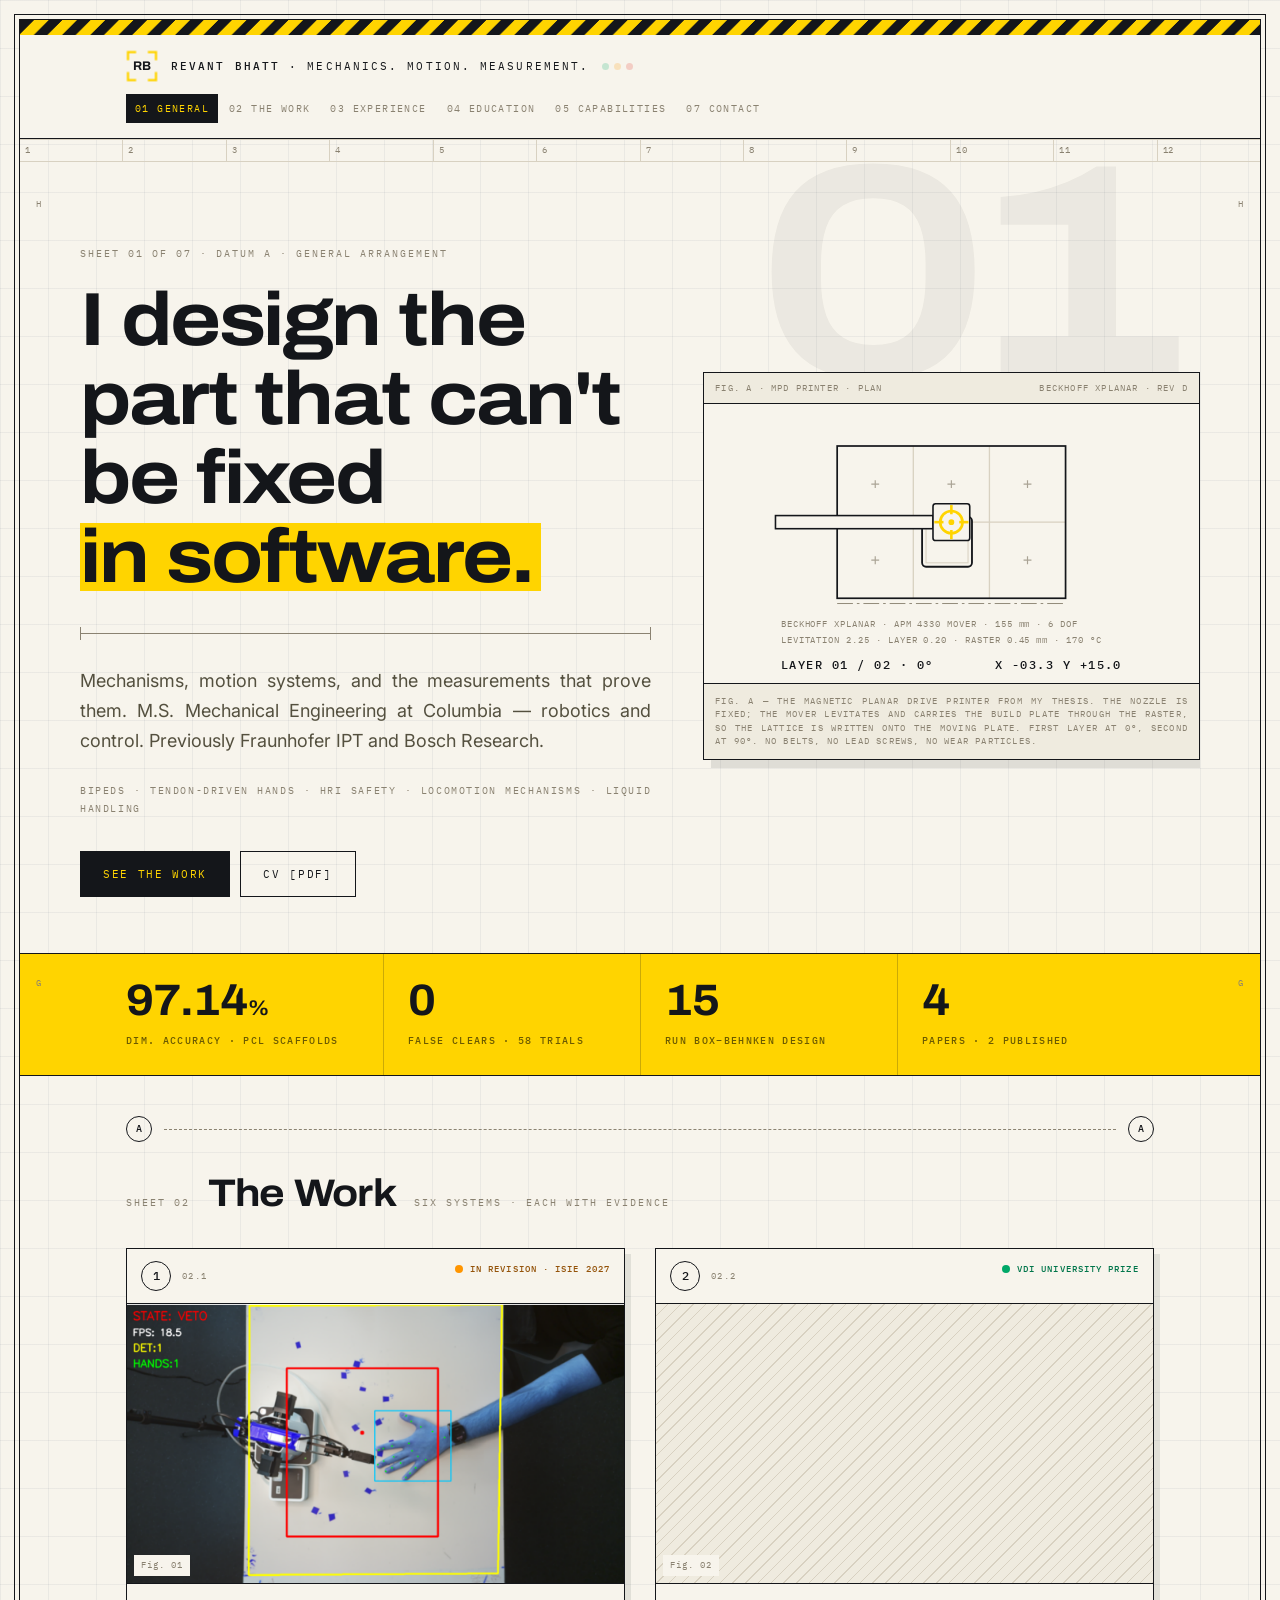
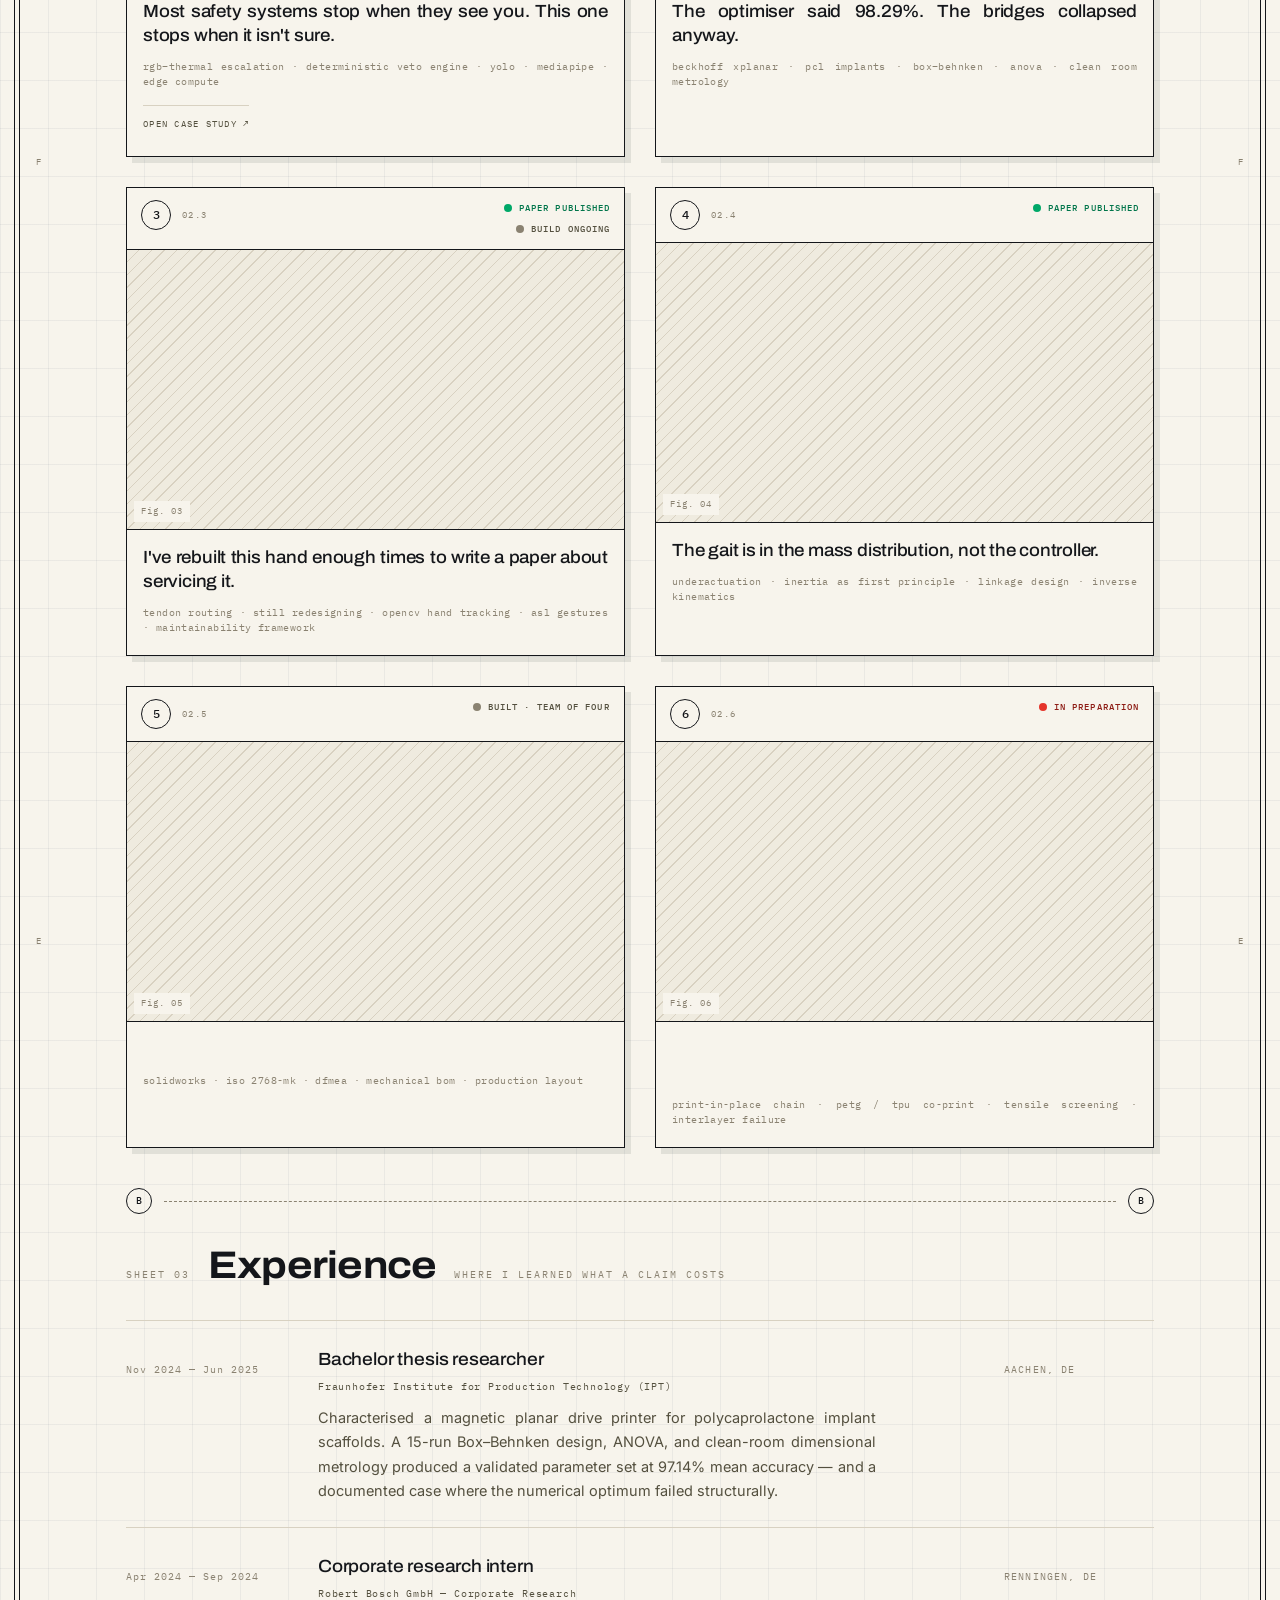
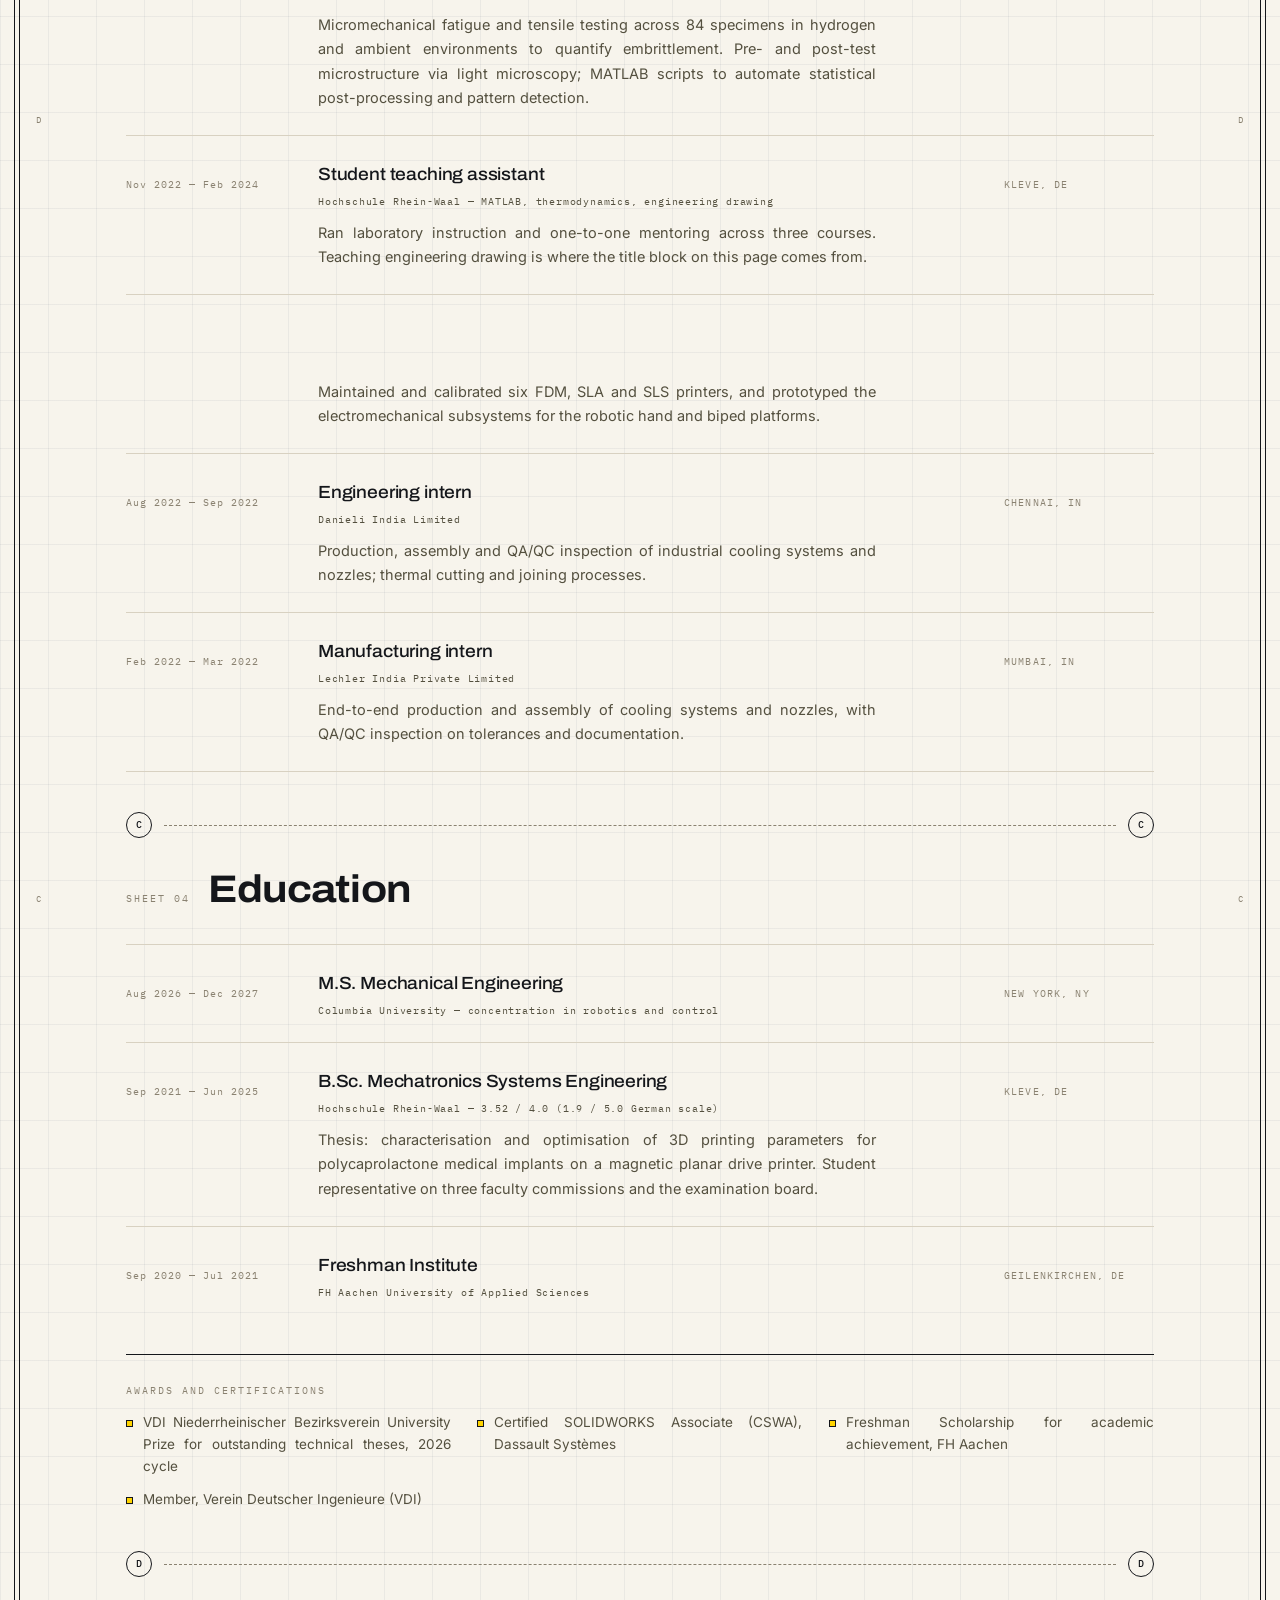
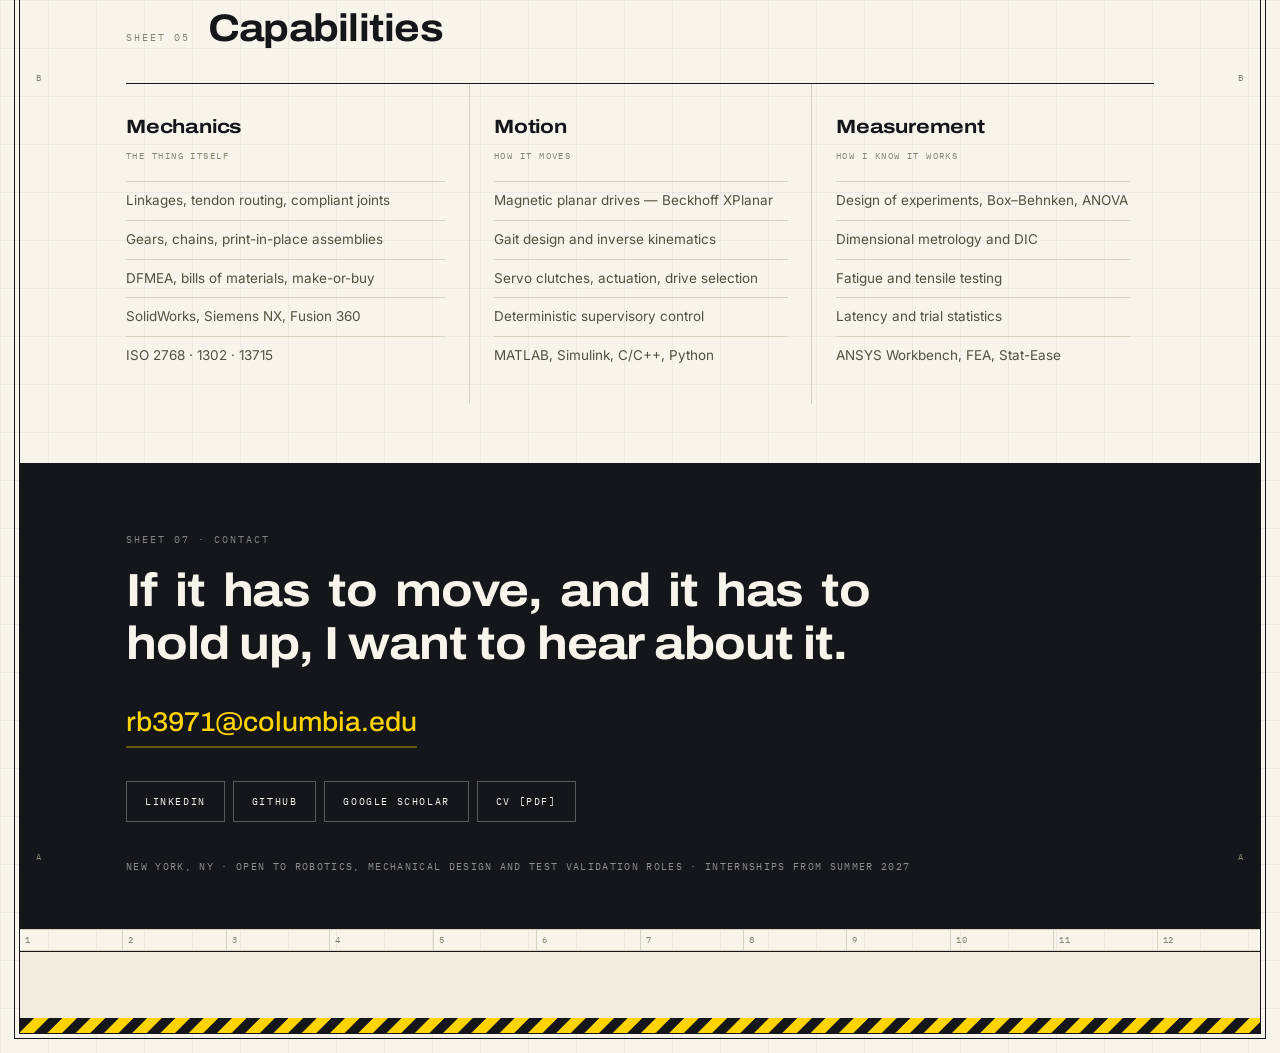
<file: index.html>
<!DOCTYPE html>
<html lang="en">
<head>
<meta charset="utf-8">
<meta name="viewport" content="width=device-width, initial-scale=1">
<title>Revant Nitin Bhatt · Mechanics. Motion. Measurement.</title>
<meta name="description" content="I design the part that can't be fixed in software. Mechanisms, motion systems, and the measurements that prove them. M.S. Mechanical Engineering, Columbia.">
<link rel="preconnect" href="https://fonts.googleapis.com">
<link rel="preconnect" href="https://fonts.gstatic.com" crossorigin>
<link href="https://fonts.googleapis.com/css2?family=Archivo:wdth,wght@62..125,400..700&family=IBM+Plex+Mono:wght@400;500&family=Inter:wght@400;500&display=swap" rel="stylesheet">
<style>
  :root {
    --paper: #F7F4EC;
    --paper-sunk: #EFEBDF;
    --ink: #14161A;
    --ink-soft: #54503F;
    --ink-faint: #8A8271;
    --rule: #D8D1C1;
    --grid: rgba(96, 112, 128, .085);
    --hazard: #FFD400;
    --clear: #00A868;
    --caution: #FF9500;
    --veto: #E5342A;
    --display: "Archivo", system-ui, sans-serif;
    --mono: "IBM Plex Mono", ui-monospace, monospace;
    --body: "Inter", system-ui, sans-serif;
    --ease: cubic-bezier(.2, .7, .3, 1);
  }

  *, *::before, *::after { box-sizing: border-box; }

  body {
    margin: 0;
    color: var(--ink);
    font-family: var(--body);
    font-size: 15.5px;
    line-height: 1.72;
    -webkit-font-smoothing: antialiased;
    background-color: var(--paper);
    background-image:
      linear-gradient(var(--grid) 1px, transparent 1px),
      linear-gradient(90deg, var(--grid) 1px, transparent 1px);
    background-size: 48px 48px;
  }

  a { color: inherit; }
  a:focus-visible { outline: 2px solid var(--ink); outline-offset: 3px; }

  .skip {
    position: absolute; left: -9999px;
    background: var(--ink); color: var(--hazard);
    padding: 10px 16px; font-family: var(--mono); font-size: 12px;
  }
  .skip:focus { left: 20px; top: 20px; z-index: 40; }

  .sheet { margin: 14px; border: 1px solid var(--ink); padding: 4px; }
  .sheet-inner { position: relative; border: 1px solid var(--ink); overflow: hidden; }

  .zonebar {
    position: absolute; top: 176px; bottom: 168px; width: 26px;
    display: flex; flex-direction: column; justify-content: space-between; align-items: center;
    font-family: var(--mono); font-size: 9px; letter-spacing: .1em;
    color: var(--ink-faint); z-index: 1; pointer-events: none;
  }
  .zonebar.left { left: 6px; }
  .zonebar.right { right: 6px; }

  .ruler { display: flex; border-top: 1px solid var(--rule); border-bottom: 1px solid var(--rule); }
  .ruler span {
    flex: 1; padding: 3px 0 3px 5px;
    font-family: var(--mono); font-size: 8.5px; letter-spacing: .1em; color: var(--ink-faint);
  }
  .ruler span + span { border-left: 1px solid var(--rule); }

  .wrap { max-width: 1120px; margin: 0 auto; padding: 0 46px; }

  .eyebrow {
    font-family: var(--mono); font-size: 10px;
    letter-spacing: .2em; text-transform: uppercase; color: var(--ink-faint); line-height: 1.5;
  }

  .hatch {
    height: 15px;
    background-image: repeating-linear-gradient(135deg, var(--ink) 0 10px, var(--hazard) 10px 20px);
    background-size: 28.28px 28.28px;
  }

  .masthead { background: var(--paper); border-bottom: 1px solid var(--ink); position: sticky; top: 0; z-index: 30; }
  .masthead .wrap {
    display: flex; flex-wrap: wrap; gap: 12px 28px;
    align-items: center; justify-content: space-between;
    padding-top: 15px; padding-bottom: 15px;
  }
  .sig { display: flex; align-items: center; gap: 13px; }
  .sig svg { display: block; }
  .sig-name { font-family: var(--mono); font-size: 11px; letter-spacing: .19em; text-transform: uppercase; }
  .sig-name b { font-weight: 500; }

  .lamps { display: inline-flex; gap: 5px; }
  .lamps i { width: 7px; height: 7px; border-radius: 50%; opacity: .2; }
  .lamp-c { background: var(--clear); }
  .lamp-a { background: var(--caution); }
  .lamp-v { background: var(--veto); }

  .sheetnav { display: flex; flex-wrap: wrap; gap: 2px; }
  .sheetnav a {
    font-family: var(--mono); font-size: 10px;
    letter-spacing: .14em; text-transform: uppercase;
    color: var(--ink-faint); text-decoration: none;
    padding: 6px 9px; transition: color 140ms, background 140ms;
  }
  .sheetnav a:hover { color: var(--ink); background: var(--paper-sunk); }
  .sheetnav a[aria-current="page"] { background: var(--ink); color: var(--hazard); }

  .hero { position: relative; padding: 74px 0 56px; overflow: hidden; }
  .ghost {
    position: absolute; right: 26px; top: -6px;
    font-family: var(--display); font-variation-settings: "wdth" 125;
    font-weight: 700; font-size: clamp(9rem, 24vw, 19rem); line-height: .78;
    color: rgba(20, 22, 26, .05); letter-spacing: -.04em;
    user-select: none; pointer-events: none; z-index: 0;
  }
  .hero > *:not(.ghost) { position: relative; z-index: 1; }

  .hero h1 {
    font-family: var(--display); font-variation-settings: "wdth" 114;
    font-weight: 700; font-size: clamp(2.35rem, 7vw, 4.7rem);
    line-height: 1.05; letter-spacing: -.028em; margin: 20px 0 0; max-width: 21ch;
  }
  .hl { position: relative; white-space: nowrap; }
  .hl::before {
    content: ''; position: absolute; inset: .1em -.11em .09em -.11em;
    background: var(--hazard); z-index: -1;
  }

  .dimline { position: relative; height: 13px; margin-top: 30px; max-width: 620px; }
  .dimline::before, .dimline::after {
    content: ''; position: absolute; top: 0; width: 1px; height: 13px; background: var(--ink-faint);
  }
  .dimline::before { left: 0; }
  .dimline::after { right: 0; }
  .dimline span { position: absolute; top: 6px; left: 0; right: 0; height: 1px; background: var(--ink-faint); }

  .hero-grid { display: grid; grid-template-columns: minmax(0, 1.15fr) minmax(0, 1fr); gap: 0 52px; align-items: center; }

  .plate { margin: 0; }
  .plate-fig {
    border: 1px solid var(--ink);
    box-shadow: 7px 7px 0 rgba(20, 22, 26, .1);
    background: var(--paper); line-height: 0; overflow: hidden;
  }
  .plate-fig img { width: 100%; display: block; }
  .plate figcaption {
    margin-top: 12px;
    font-family: var(--mono); font-size: 8.5px; line-height: 1.6;
    letter-spacing: .14em; text-transform: uppercase; color: var(--ink-faint);
  }

  .hero .lede { max-width: 56ch; margin: 26px 0 0; color: var(--ink-soft); font-size: 1.125rem; line-height: 1.68; text-align: justify; hyphens: auto; }
  .entry .did { text-align: justify; hyphens: auto; }

  .domains { margin-top: 26px; font-family: var(--mono); font-size: 10px; letter-spacing: .16em; text-transform: uppercase; color: var(--ink-faint); }
  .actions { display: flex; flex-wrap: wrap; gap: 10px; margin-top: 34px; }
  .btn {
    font-family: var(--mono); font-size: 10.5px;
    letter-spacing: .16em; text-transform: uppercase;
    padding: 13px 22px; text-decoration: none; border: 1px solid var(--ink);
    transition: background 140ms, color 140ms, transform 120ms;
  }
  .btn:active { transform: translateY(1px); }
  .btn-solid { background: var(--ink); color: var(--hazard); }
  .btn-solid:hover { background: #000; }
  .btn-line:hover { background: var(--ink); color: var(--hazard); }

  .metrics { background: var(--hazard); border-top: 1px solid var(--ink); border-bottom: 1px solid var(--ink); }
  .metrics .wrap { display: grid; grid-template-columns: repeat(4, minmax(0, 1fr)); }
  .metric { padding: 26px 24px 26px 0; }
  .metric + .metric { padding-left: 24px; border-left: 1px solid rgba(20, 22, 26, .22); }
  .metric b {
    display: block; font-family: var(--display); font-variation-settings: "wdth" 106;
    font-weight: 700; font-size: clamp(1.9rem, 4vw, 2.75rem); line-height: .95;
    letter-spacing: -.02em; font-variant-numeric: tabular-nums;
  }
  .metric b span { font-size: .48em; }
  .metric i {
    display: block; margin-top: 11px; font-style: normal;
    font-family: var(--mono); font-size: 9.5px; font-weight: 500;
    letter-spacing: .14em; text-transform: uppercase; color: #6B5A00;
  }

  .cut { display: flex; align-items: center; gap: 12px; padding: 40px 0 6px; }
  .cut b {
    font-family: var(--mono); font-size: 10px; font-weight: 500; letter-spacing: .1em;
    width: 26px; height: 26px; border: 1px solid var(--ink); border-radius: 50%;
    display: grid; place-items: center; flex: none;
  }
  .cut hr { flex: 1; border: 0; border-top: 1px dashed var(--ink-faint); margin: 0; }

  .section-head { display: flex; align-items: baseline; flex-wrap: wrap; gap: 8px 18px; padding: 12px 0 22px; }
  .section-head h2 {
    font-family: var(--display); font-variation-settings: "wdth" 112;
    font-weight: 700; font-size: clamp(1.7rem, 4vw, 2.4rem); margin: 0; letter-spacing: -.02em;
  }

  /* ---------- work: floating windows ---------- */

  .windows { display: grid; grid-template-columns: repeat(2, minmax(0, 1fr)); gap: 30px; }

  .win {
    display: block; text-decoration: none;
    background: var(--paper);
    border: 1px solid var(--ink);
    box-shadow: 6px 6px 0 rgba(20, 22, 26, .09);
    transition: transform 170ms var(--ease), box-shadow 170ms var(--ease);
  }
  .win:hover, .win:focus-visible {
    transform: translate(4px, 4px);
    box-shadow: 2px 2px 0 rgba(20, 22, 26, .16);
  }

  .win-head {
    display: flex; align-items: flex-start; justify-content: space-between; gap: 14px;
    padding: 12px 14px; border-bottom: 1px solid var(--ink);
  }
  .win-id { display: flex; align-items: center; gap: 11px; }
  .balloon {
    width: 30px; height: 30px; border: 1px solid var(--ink); border-radius: 50%;
    display: grid; place-items: center; flex: none;
    font-family: var(--mono); font-size: 12px; font-weight: 500;
    transition: background 170ms;
  }
  .win:hover .balloon { background: var(--hazard); }
  .win-ref { font-family: var(--mono); font-size: 9px; letter-spacing: .14em; color: var(--ink-faint); }

  .win-fig {
    position: relative; aspect-ratio: 16 / 9; overflow: hidden;
    border-bottom: 1px solid var(--ink);
    background-color: var(--paper-sunk);
    background-image: repeating-linear-gradient(135deg, transparent 0 8px, var(--rule) 8px 9px);
  }
  .win-fig img { width: 100%; height: 100%; object-fit: cover; display: block; }
  .win-fig em {
    position: absolute; bottom: 7px; left: 7px; font-style: normal;
    background: var(--paper); padding: 3px 7px;
    font-family: var(--mono); font-size: 8.5px; letter-spacing: .12em; color: var(--ink-faint);
  }

  .win-body { padding: 16px 16px 20px; }
  .win-claim {
    font-family: var(--display); font-variation-settings: "wdth" 106;
    font-weight: 500; font-size: 1.1rem; line-height: 1.34; margin: 0;
    letter-spacing: -.012em;
  }
  .win-tech { margin: 12px 0 0; font-family: var(--mono); font-size: 9.5px; line-height: 1.6; letter-spacing: .04em; color: var(--ink-faint); }

  .chips { display: flex; flex-direction: column; gap: 6px; align-items: flex-end; flex: none; }
  .chip {
    display: inline-flex; align-items: center; gap: 7px;
    font-family: var(--mono); font-size: 9px; font-weight: 500;
    letter-spacing: .12em; text-transform: uppercase; white-space: nowrap;
  }
  .chip i { width: 8px; height: 8px; border-radius: 50%; flex: none; }
  .s-clear   { color: #00754A; } .s-clear   i { background: var(--clear); }
  .s-caution { color: #94530A; } .s-caution i { background: var(--caution); }
  .s-prep    { color: #8E1D16; } .s-prep    i { background: var(--veto); }
  .s-built   { color: var(--ink-soft); } .s-built i { background: var(--ink-faint); }

  /* ---------- experience + education ---------- */

  .entry {
    display: grid; grid-template-columns: 168px minmax(0, 1fr) 150px;
    gap: 8px 24px; align-items: start;
    padding: 24px 0; border-top: 1px solid var(--rule);
  }
  .entry:last-of-type { border-bottom: 1px solid var(--rule); }
  .entry .when { font-family: var(--mono); font-size: 10px; letter-spacing: .1em; color: var(--ink-faint); padding-top: 6px; }
  .entry .where { font-family: var(--mono); font-size: 9.5px; letter-spacing: .12em; text-transform: uppercase; color: var(--ink-faint); padding-top: 7px; }
  .entry h3 {
    font-family: var(--display); font-variation-settings: "wdth" 108;
    font-weight: 500; font-size: 1.1rem; margin: 0; letter-spacing: -.01em;
  }
  .entry .org { margin: 4px 0 0; font-family: var(--mono); font-size: 10px; letter-spacing: .08em; color: var(--ink-soft); line-height: 1.5; }
  .entry .did { margin: 12px 0 0; font-size: 14.5px; line-height: 1.68; color: var(--ink-soft); max-width: 62ch; }

  .honours { margin-top: 30px; border-top: 1px solid var(--ink); padding-top: 18px; }
  .honours ul { display: grid; grid-template-columns: repeat(auto-fit, minmax(240px, 1fr)); gap: 12px 26px; margin: 14px 0 0; padding: 0; list-style: none; }
  .honours li { font-size: 13.5px; line-height: 1.62; color: var(--ink-soft); padding-left: 17px; position: relative; }
  .honours li::before { content: ''; position: absolute; left: 0; top: .62em; width: 7px; height: 7px; background: var(--hazard); border: 1px solid var(--ink); }

  .caps { display: grid; grid-template-columns: repeat(3, minmax(0, 1fr)); border-top: 1px solid var(--ink); }
  .cap { padding: 26px 24px 30px 0; }
  .cap + .cap { padding-left: 24px; border-left: 1px solid var(--rule); }
  .cap h3 {
    font-family: var(--display); font-variation-settings: "wdth" 118;
    font-weight: 700; font-size: 1.2rem; margin: 0 0 5px; letter-spacing: -.01em;
  }
  .cap p.role { margin: 0 0 18px; font-family: var(--mono); font-size: 9px; letter-spacing: .16em; text-transform: uppercase; color: var(--ink-faint); }
  .cap ul { margin: 0; padding: 0; list-style: none; }
  .cap li { padding: 8px 0; border-top: 1px solid var(--rule); font-size: 13.5px; line-height: 1.6; color: var(--ink-soft); }

  .contact { background: var(--ink); color: var(--paper); border-top: 1px solid var(--ink); margin-top: 58px; }
  .contact .wrap { padding-top: 58px; padding-bottom: 54px; }
  .contact .eyebrow { color: rgba(247, 244, 236, .5); }
  .contact h2 {
    font-family: var(--display); font-variation-settings: "wdth" 112;
    font-weight: 700; font-size: clamp(1.8rem, 4.6vw, 2.9rem);
    margin: 18px 0 0; letter-spacing: -.025em; max-width: 24ch; line-height: 1.14;
  }
  .contact .mail {
    display: inline-block; margin: 28px 0 0;
    font-family: var(--display); font-variation-settings: "wdth" 104;
    font-weight: 500; font-size: clamp(1.1rem, 3vw, 1.7rem);
    color: var(--hazard); text-decoration: none;
    border-bottom: 2px solid rgba(255, 212, 0, .35);
    transition: border-color 160ms;
  }
  .contact .mail:hover { border-bottom-color: var(--hazard); }
  .links { display: flex; flex-wrap: wrap; gap: 8px; margin-top: 34px; }
  .links a {
    font-family: var(--mono); font-size: 10px; letter-spacing: .16em; text-transform: uppercase;
    padding: 11px 18px; text-decoration: none;
    border: 1px solid rgba(247, 244, 236, .3); color: var(--paper);
    transition: background 140ms, color 140ms, border-color 140ms;
  }
  .links a:hover { background: var(--hazard); color: var(--ink); border-color: var(--hazard); }
  .links a:focus-visible { outline: 2px solid var(--hazard); outline-offset: 3px; }
  .avail { margin: 36px 0 0; font-family: var(--mono); font-size: 9.5px; line-height: 1.7; letter-spacing: .14em; text-transform: uppercase; color: rgba(247, 244, 236, .55); }

  .titleblock { border-top: 1px solid var(--ink); background: var(--paper-sunk); }
  .titleblock .wrap { display: grid; grid-template-columns: 1.5fr 1.2fr .9fr .8fr .6fr; padding-top: 0; padding-bottom: 0; }
  .tb { padding: 15px 18px 15px 0; }
  .tb + .tb { padding-left: 18px; border-left: 1px solid var(--rule); }
  .tb span { display: block; font-family: var(--mono); font-size: 8.5px; letter-spacing: .16em; text-transform: uppercase; color: var(--ink-faint); }
  .tb strong { display: block; margin-top: 5px; font-weight: 400; font-family: var(--mono); font-size: 11px; letter-spacing: .05em; line-height: 1.45; }
  .revtri { display: inline-block; width: 0; height: 0; border-left: 6px solid transparent; border-right: 6px solid transparent; border-bottom: 10px solid var(--ink); margin-right: 6px; vertical-align: -1px; }


  /* ---------- integrated evidence plate ---------- */

  .plate {
    position: relative;
    border: 1px solid var(--ink);
    background: var(--paper-sunk);
    box-shadow: 8px 8px 0 rgba(20, 22, 26, .10);
  }
  .plate-head {
    display: flex; align-items: center; justify-content: space-between; gap: 16px;
    padding: 9px 11px; border-bottom: 1px solid var(--ink);
    font-family: var(--mono); font-size: 8.5px; line-height: 1.4;
    letter-spacing: .14em; text-transform: uppercase; color: var(--ink-faint);
  }
  .plate-state { display: inline-flex; align-items: center; gap: 7px; color: #8E1D16; }
  .plate-state i { width: 8px; height: 8px; border-radius: 50%; background: var(--veto); box-shadow: 0 0 0 3px rgba(229,52,42,.12); }
  .plate-fig { border: 0; box-shadow: none; aspect-ratio: 16 / 9; }
  .plate-fig img, .plate-fig svg { width: 100%; height: 100%; display: block; }
  .plate figcaption { margin: 0; padding: 10px 11px 11px; border-top: 1px solid var(--ink); }

  .system-svg { background: linear-gradient(180deg, #F7F4EC 0%, #F1EEE5 100%); }
  .system-svg .panel { fill: rgba(255,255,255,.28); stroke: var(--rule); }
  .system-svg .panel-label,
  .system-svg .tiny,
  .system-svg .metric-label,
  .system-svg .meta {
    font-family: var(--mono);
    text-transform: uppercase;
    letter-spacing: .14em;
  }
  .system-svg .panel-label { font-size: 10px; fill: var(--ink-faint); }
  .system-svg .tiny { font-size: 8px; fill: var(--ink-faint); }
  .system-svg .metric-label { font-size: 8px; fill: #6B5A00; }
  .system-svg .meta { font-size: 7.5px; fill: var(--ink-faint); }
  .system-svg .metric-value {
    font-family: var(--display);
    font-variation-settings: "wdth" 110;
    font-size: 24px;
    font-weight: 700;
    letter-spacing: -.02em;
    fill: var(--ink);
  }
  .system-svg .accent { stroke: var(--hazard); }
  .system-svg .ink { stroke: var(--ink); }
  .system-svg .soft { stroke: var(--ink-soft); }
  .system-svg .faint { stroke: var(--ink-faint); }
  .system-svg .clear { stroke: var(--clear); }
  .system-svg .veto { stroke: var(--veto); }
  .system-svg .fill-accent { fill: var(--hazard); }
  .system-svg .fill-ink { fill: var(--ink); }
  .system-svg .fill-paper { fill: var(--paper); }
  .system-svg .fill-soft { fill: rgba(84,80,63,.12); }
  .system-svg .stroke-1 { stroke-width: 1.2; fill: none; }
  .system-svg .stroke-2 { stroke-width: 2; fill: none; }
  .system-svg .stroke-3 { stroke-width: 3; fill: none; }
  .system-svg .dash { stroke-dasharray: 6 6; }
  .system-svg .dot { fill: var(--hazard); stroke: var(--ink); stroke-width: 1.1; }
  .system-svg .measure-box { fill: rgba(255,212,0,.18); stroke: rgba(20,22,26,.18); }
  .system-svg .measure-line { stroke: var(--ink-faint); stroke-width: 1; }
  .system-svg .plot-fill { fill: rgba(0,168,104,.12); }
  .system-svg .plot-line { stroke: var(--clear); stroke-width: 2.2; fill: none; }
  .system-svg .stress-1 { fill: #EFE8D1; }
  .system-svg .stress-2 { fill: #F4D86B; }
  .system-svg .stress-3 { fill: #FFB03A; }
  .system-svg .stress-4 { fill: #E5342A; }


  .open-case {
    display: inline-block;
    margin-top: 16px;
    padding-top: 10px;
    border-top: 1px solid var(--rule);
    font-family: var(--mono);
    font-size: 9px;
    letter-spacing: .14em;
    text-transform: uppercase;
    color: var(--ink-soft);
  }
  .win:hover .open-case { color: var(--ink); }

  .system-svg .stage-panel {
    transform-box: fill-box;
    transform-origin: center;
  }
  .system-svg .flow-pulse,
  .system-svg .motion-carriage {
    fill: var(--hazard);
    stroke: var(--ink);
    stroke-width: 1.3;
  }
  .system-svg .measurement-scan { fill: var(--hazard); opacity: 0; }
  .system-svg .status-readout {
    font-family: var(--mono);
    font-size: 10px;
    font-weight: 500;
    letter-spacing: .16em;
    fill: var(--ink);
  }

  @media (prefers-reduced-motion: no-preference) {
    .system-svg .stage-mechanics,
    .system-svg .stage-label-mechanics { animation: stageSequence 7.2s linear infinite; }
    .system-svg .stage-motion,
    .system-svg .stage-label-motion { animation: stageSequence 7.2s 2.4s linear infinite; }
    .system-svg .stage-measurement,
    .system-svg .stage-label-measurement { animation: stageSequence 7.2s 4.8s linear infinite; }
    .system-svg .motion-carriage { filter: drop-shadow(0 0 3px rgba(255,212,0,.65)); }
    @keyframes stageSequence {
      0%, 4% { opacity: .42; }
      8%, 26% { opacity: 1; }
      31%, 100% { opacity: .42; }
    }
  }
  @media (prefers-reduced-motion: reduce) {
    .system-svg .flow-pulse,
    .system-svg .motion-carriage,
    .system-svg .measurement-scan { display: none; }
  }

  /* ---------- justified narrative copy ---------- */

  .hero-copy p,
  .win-body p,
  .entry p,
  .honours li,
  .cap p,
  .cap li,
  .contact h2,
  .contact p,
  .plate figcaption {
    text-align: justify;
    text-justify: inter-word;
    text-align-last: left;
    hyphens: auto;
    -webkit-hyphens: auto;
  }

  /* Keep short interface labels mechanically aligned instead of stretching them. */
  .eyebrow, .domains, .win-tech, .when, .where, .org, .role,
  .metric, .chip, .btn, .sheetnav, .sig-name, .tb, .links {
    text-align: left;
    hyphens: none;
  }

  section[id] { scroll-margin-top: 96px; }

  /* ---------- scroll-triggered text and content transitions ---------- */

  @media (prefers-reduced-motion: no-preference) {
    .scroll-reveal {
      opacity: 0;
      transform: translateY(18px);
      filter: blur(3px);
      transition:
        opacity 640ms var(--ease),
        transform 640ms var(--ease),
        filter 520ms var(--ease);
      transition-delay: var(--reveal-delay, 0ms);
      will-change: opacity, transform, filter;
    }
    .scroll-reveal.in {
      opacity: 1;
      transform: translateY(0);
      filter: blur(0);
    }
    .win.scroll-reveal.in:hover,
    .win.scroll-reveal.in:focus-visible {
      transform: translate(4px, 4px);
    }
  }

  @media (prefers-reduced-motion: no-preference) {
    .system-svg .draw {
      stroke-dasharray: 900;
      stroke-dashoffset: 900;
      animation: systemDash 1.6s var(--ease) forwards;
    }
    .system-svg .late { animation-delay: .28s; }
    .system-svg .later { animation-delay: .52s; }
    .system-svg .latest { animation-delay: .8s; }
    .system-svg .pop {
      opacity: 0;
      transform: translateY(8px);
      animation: systemPop .66s var(--ease) forwards;
    }
    .system-svg .pop.late { animation-delay: .42s; }
    .system-svg .pop.later { animation-delay: .68s; }
    .system-svg .pop.latest { animation-delay: .94s; }
    @keyframes systemDash { to { stroke-dashoffset: 0; } }
    @keyframes systemPop { to { opacity: 1; transform: none; } }
  }

  @media (max-width: 900px) {
    .hero-grid { grid-template-columns: minmax(0, 1fr); gap: 38px; }
    .hero-copy { max-width: 760px; }
    .plate { max-width: 760px; }
    .windows { grid-template-columns: minmax(0, 1fr); gap: 26px; }
    .caps { grid-template-columns: 1fr; }
    .cap + .cap { padding-left: 0; border-left: 0; border-top: 1px solid var(--rule); }
    .entry { grid-template-columns: 148px minmax(0, 1fr); }
    .entry .where { grid-column: 2; padding-top: 0; }
    .titleblock .wrap { grid-template-columns: repeat(2, minmax(0, 1fr)); }
    .tb:nth-child(odd) { padding-left: 0; border-left: 0; }
  }
  @media (max-width: 640px) {
    .hero { padding-top: 48px; }
    .hero h1 { font-size: clamp(2.15rem, 12vw, 3.15rem); max-width: 15ch; }
    .hero-grid { gap: 30px; }
    .plate { box-shadow: 5px 5px 0 rgba(20, 22, 26, .10); }
    .plate-head { font-size: 7.5px; }
    .sheet { margin: 8px; }
    .zonebar { display: none; }
    .wrap { padding: 0 20px; }
    .metrics .wrap { grid-template-columns: repeat(2, minmax(0, 1fr)); }
    .metric:nth-child(odd) { padding-left: 0; border-left: 0; }
    .metric:nth-child(n+3) { border-top: 1px solid rgba(20, 22, 26, .22); }
    .win { box-shadow: 4px 4px 0 rgba(20, 22, 26, .09); }
    .entry { grid-template-columns: minmax(0, 1fr); }
    .entry .where { grid-column: 1; }
  }

  @media (prefers-reduced-motion: no-preference) {
    .hatch { animation: creep 4s linear infinite; }
    @keyframes creep { to { background-position: 28.28px 0; } }

    .lamps i { animation-duration: 8s; animation-timing-function: linear; animation-iteration-count: infinite; }
    .lamp-c { animation-name: lampClear; }
    .lamp-a { animation-name: lampCaution; }
    .lamp-v { animation-name: lampVeto; }
    @keyframes lampClear   { 0%,24% { opacity: 1 }  25%,86% { opacity: .2 } 87%,100% { opacity: 1 } }
    @keyframes lampCaution { 0%,24% { opacity: .2 } 25%,43% { opacity: 1 }  44%,68% { opacity: .2 } 69%,86% { opacity: 1 } 87%,100% { opacity: .2 } }
    @keyframes lampVeto    { 0%,43% { opacity: .2 } 44%,68% { opacity: 1 }  69%,100% { opacity: .2 } }

    #mark g { transform-box: fill-box; transform-origin: center; animation: lock 640ms 160ms var(--ease) both; }
    @keyframes lock { from { transform: scale(1.45); opacity: 0 } to { transform: none; opacity: 1 } }

    .rise { animation: rise 640ms var(--ease) both; }
    @keyframes rise { from { opacity: 0; transform: translateY(14px) } to { opacity: 1; transform: none } }
    .d1 { animation-delay: 100ms } .d2 { animation-delay: 210ms }
    .d3 { animation-delay: 700ms } .d4 { animation-delay: 800ms } .d5 { animation-delay: 900ms }
    .ghost { animation: rise 900ms 60ms var(--ease) both; }

    .dimline::before, .dimline::after { opacity: 0; animation: fade 300ms 340ms var(--ease) forwards; }
    .dimline::after { animation-delay: 1040ms; }
    .dimline span { transform: scaleX(0); transform-origin: left; animation: draw 760ms 380ms var(--ease) forwards; }
    @keyframes draw { to { transform: scaleX(1) } }
    @keyframes fade { to { opacity: 1 } }

    .hl::before { transform: scaleX(0); transform-origin: left; animation: draw 480ms 660ms var(--ease) forwards; }

    .win, .entry { opacity: 0; transform: translateY(12px); transition: opacity 460ms var(--ease), transform 460ms var(--ease); }
    .win.in, .entry.in { opacity: 1; transform: none; }
    .win.in:hover, .win.in:focus-visible { transform: translate(4px, 4px); }
  }

  .xp-label { font-family: var(--mono); font-size: 7.2px; letter-spacing: .1em; fill: #8A8271; }
  .xp-read { font-family: var(--mono); font-size: 9.5px; font-weight: 500; letter-spacing: .12em; fill: #14161A; }
</style>
</head>
<body>

<a class="skip" href="#main">Skip to content</a>

<div class="sheet">
<div class="sheet-inner">

  <div class="zonebar left" aria-hidden="true"><span>H</span><span>G</span><span>F</span><span>E</span><span>D</span><span>C</span><span>B</span><span>A</span></div>
  <div class="zonebar right" aria-hidden="true"><span>H</span><span>G</span><span>F</span><span>E</span><span>D</span><span>C</span><span>B</span><span>A</span></div>

  <div class="hatch" aria-hidden="true"></div>

  <header class="masthead">
    <div class="wrap">
      <div class="sig">
        <svg id="mark" width="32" height="32" viewBox="0 0 64 64" role="img" aria-label="R B monogram inside a machine vision bracket">
          <g><path d="M4 18V4h14M60 18V4H46M4 46v14h14M60 46v14H46" fill="none" stroke="#FFD400" stroke-width="4.5" stroke-linecap="square"/></g>
          <text x="32" y="40" text-anchor="middle" fill="#14161A" style="font-family:Archivo,sans-serif;font-size:25px;font-weight:700">RB</text>
        </svg>
        <span class="sig-name"><b>Revant Bhatt</b> · Mechanics. Motion. Measurement.</span>
        <span class="lamps" role="img" aria-label="Veto engine state indicator cycling clear, caution and veto">
          <i class="lamp-c"></i><i class="lamp-a"></i><i class="lamp-v"></i>
        </span>
      </div>
      <nav class="sheetnav" aria-label="Drawing set">
        <a href="#main" aria-current="page">01 general</a>
        <a href="#work">02 the work</a>
        <a href="#experience">03 experience</a>
        <a href="#education">04 education</a>
        <a href="#caps">05 capabilities</a>
        <a href="#contact">07 contact</a>
      </nav>
    </div>
  </header>

  <div class="ruler" aria-hidden="true">
    <span>1</span><span>2</span><span>3</span><span>4</span><span>5</span><span>6</span><span>7</span><span>8</span><span>9</span><span>10</span><span>11</span><span>12</span>
  </div>

  <main id="main">

    <section class="hero wrap">
      <div class="ghost" aria-hidden="true">01</div>
      <div class="hero-grid">
        <div class="hero-copy">
          <p class="eyebrow rise d1">Sheet 01 of 07 · datum A · general arrangement</p>
          <h1 class="rise d2">I design the part that can't be fixed <span class="hl">in software.</span></h1>
          <div class="dimline" aria-hidden="true"><span></span></div>
          <p class="lede rise d3">Mechanisms, motion systems, and the measurements that prove them. M.S. Mechanical Engineering at Columbia — robotics and control. Previously Fraunhofer IPT and Bosch Research.</p>
          <p class="domains rise d4">Bipeds · tendon-driven hands · HRI safety · locomotion mechanisms · liquid handling</p>
          <div class="actions rise d5">
            <a class="btn btn-solid" href="#work">See the work</a>
            <a class="btn btn-line" href="#">CV [PDF]</a>
          </div>
        </div>
        <figure class="plate rise d3">
          <div class="plate-head" aria-hidden="true">
            <span>FIG. A · MPD PRINTER · PLAN</span>
            <span>BECKHOFF XPLANAR · REV D</span>
          </div>
          <div class="plate-fig">
            <svg id="xplanar" viewBox="0 0 300 212" role="img" aria-label="Plan view line drawing of a magnetic planar drive 3D printer. A levitating mover carries the build plate beneath a fixed extruder nozzle, tracing a serpentine raster. A first layer is written at zero degrees and a second at ninety degrees, forming the scaffold lattice on the moving plate.">
              <g stroke="#D8D1C1" stroke-width="1" fill="none">
                <line x1="121" y1="32" x2="121" y2="148"/><line x1="179" y1="32" x2="179" y2="148"/>
                <line x1="63" y1="90" x2="237" y2="90"/>
              </g>
              <g stroke="#8A8271" stroke-width=".9" fill="none" opacity=".7"><path d="M89 61 h6 M92 58 v6"/><path d="M147 61 h6 M150 58 v6"/><path d="M205 61 h6 M208 58 v6"/><path d="M89 119 h6 M92 116 v6"/><path d="M147 119 h6 M150 116 v6"/><path d="M205 119 h6 M208 116 v6"/></g>
              <rect x="63" y="32" width="174" height="116" fill="none" stroke="#14161A" stroke-width="1.3"/>
              <line x1="63" y1="152" x2="237" y2="152" stroke="#8A8271" stroke-width=".7" stroke-dasharray="12 3 2 3"/>

              <g id="xpMover">
                <rect x="-19" y="-19" width="38" height="38" rx="3" fill="#F7F4EC" stroke="#14161A" stroke-width="1.4"/>
                <rect x="-16" y="-16" width="32" height="32" fill="none" stroke="#D8D1C1" stroke-width=".8"/>
                <path id="xpL1" d="M -15 -15 L 15 -15 L 15 -10 L -15 -10 L -15 -5 L 15 -5 L 15 0 L -15 0 L -15 5 L 15 5 L 15 10 L -15 10 L -15 15 L 15 15" fill="none" stroke="#8A8271" stroke-width="1.3" stroke-linecap="round" stroke-linejoin="round" pathLength="240" stroke-dasharray="240" stroke-dashoffset="240"/>
                <path id="xpL2" d="M 15 15 L 15 -15 L 10 -15 L 10 15 L 5 15 L 5 -15 L 0 -15 L 0 15 L -5 15 L -5 -15 L -10 -15 L -10 15 L -15 15 L -15 -15" fill="none" stroke="#14161A" stroke-width="1.3" stroke-linecap="round" stroke-linejoin="round" pathLength="240" stroke-dasharray="240" stroke-dashoffset="240"/>
              </g>

              <g fill="#F7F4EC" stroke="#14161A" stroke-width="1.2">
                <rect x="16" y="85" width="120" height="10"/>
                <rect x="136" y="76" width="28" height="28" rx="2"/>
              </g>
              <g stroke="#FFD400" stroke-width="2" fill="none">
                <circle cx="150" cy="90" r="8.5"/>
                <line x1="150" y1="77" x2="150" y2="84"/><line x1="150" y1="96" x2="150" y2="103"/>
                <line x1="137" y1="90" x2="144" y2="90"/><line x1="156" y1="90" x2="163" y2="90"/>
              </g>
              <circle cx="150" cy="90" r="2.2" fill="#FFD400"/>

              <text x="20" y="170" class="xp-label">BECKHOFF XPLANAR · APM 4330 MOVER · 155 mm · 6 DOF</text>
              <text x="20" y="182" class="xp-label">LEVITATION 2.25 · LAYER 0.20 · RASTER 0.45 mm · 170 °C</text>
              <text x="20" y="202" class="xp-read" id="xpLayer">LAYER 01 / 02 · 0°</text>
              <text x="280" y="202" text-anchor="end" class="xp-read" id="xpPos">X +00.0  Y +00.0</text>
            </svg>
          </div>
          <figcaption>Fig. A — the magnetic planar drive printer from my thesis. The nozzle is fixed; the mover levitates and carries the build plate through the raster, so the lattice is written onto the moving plate. First layer at 0°, second at 90°. No belts, no lead screws, no wear particles.</figcaption>
        </figure>
      </div>
    </section>

    <section class="metrics" aria-label="Selected measurements">
      <div class="wrap">
        <div class="metric"><b>97.14<span>%</span></b><i>dim. accuracy · PCL scaffolds</i></div>
        <div class="metric"><b>0</b><i>false clears · 58 trials</i></div>
        <div class="metric"><b>15</b><i>run Box–Behnken design</i></div>
        <div class="metric"><b>4</b><i>papers · 2 published</i></div>
      </div>
    </section>

    <section class="wrap" id="work">
      <div class="cut" aria-hidden="true"><b>A</b><hr><b>A</b></div>
      <div class="section-head">
        <span class="eyebrow">Sheet 02</span>
        <h2>The Work</h2>
        <span class="eyebrow">Six systems · each with evidence</span>
      </div>

      <div class="windows">

        <a class="win" href="machine-01-vajra.html" aria-label="Open the VAJRA project case study">
          <div class="win-head">
            <div class="win-id"><div class="balloon">1</div><span class="win-ref">02.1</span></div>
            <div class="chips"><span class="chip s-caution"><i></i>In revision · ISIE 2027</span></div>
          </div>
          <div class="win-fig">
            <img src="[data-uri]" alt="Overhead view of a robot arm workspace. A yellow rectangle marks the caution boundary, a red rectangle the veto zone, and a cyan box tracks a hand entering from the right. The overlay reads STATE: VETO.">
            <em>Fig. 01</em>
          </div>
          <div class="win-body">
            <p class="win-claim">Most safety systems stop when they see you. This one stops when it isn't sure.</p>
            <p class="win-tech">rgb–thermal escalation · deterministic veto engine · yolo · mediapipe · edge compute</p>
            <span class="open-case">Open case study ↗</span>
          </div>
        </a>

        <a class="win" href="machine-02-xplanar.html">
          <div class="win-head">
            <div class="win-id"><div class="balloon">2</div><span class="win-ref">02.2</span></div>
            <div class="chips"><span class="chip s-clear"><i></i>VDI university prize</span></div>
          </div>
          <div class="win-fig"><em>Fig. 02</em></div>
          <div class="win-body">
            <p class="win-claim">The optimiser said 98.29%. The bridges collapsed anyway.</p>
            <p class="win-tech">beckhoff xplanar · pcl implants · box–behnken · anova · clean room metrology</p>
          </div>
        </a>

        <a class="win" href="machine-03-hand.html">
          <div class="win-head">
            <div class="win-id"><div class="balloon">3</div><span class="win-ref">02.3</span></div>
            <div class="chips">
              <span class="chip s-clear"><i></i>Paper published</span>
              <span class="chip s-built"><i></i>Build ongoing</span>
            </div>
          </div>
          <div class="win-fig"><em>Fig. 03</em></div>
          <div class="win-body">
            <p class="win-claim">I've rebuilt this hand enough times to write a paper about servicing it.</p>
            <p class="win-tech">tendon routing · still redesigning · opencv hand tracking · asl gestures · maintainability framework</p>
          </div>
        </a>

        <a class="win" href="machine-04-biped.html">
          <div class="win-head">
            <div class="win-id"><div class="balloon">4</div><span class="win-ref">02.4</span></div>
            <div class="chips"><span class="chip s-clear"><i></i>Paper published</span></div>
          </div>
          <div class="win-fig"><em>Fig. 04</em></div>
          <div class="win-body">
            <p class="win-claim">The gait is in the mass distribution, not the controller.</p>
            <p class="win-tech">underactuation · inertia as first principle · linkage design · inverse kinematics</p>
          </div>
        </a>

        <a class="win" href="machine-05-cocktail.html">
          <div class="win-head">
            <div class="win-id"><div class="balloon">5</div><span class="win-ref">02.5</span></div>
            <div class="chips"><span class="chip s-built"><i></i>Built · team of four</span></div>
          </div>
          <div class="win-fig"><em>Fig. 05</em></div>
          <div class="win-body">
            <p class="win-claim">Eleven requirements to three assembly stations.</p>
            <p class="win-tech">solidworks · iso 2768-mk · dfmea · mechanical bom · production layout</p>
          </div>
        </a>

        <a class="win" href="machine-06-trackwheel.html">
          <div class="win-head">
            <div class="win-id"><div class="balloon">6</div><span class="win-ref">02.6</span></div>
            <div class="chips"><span class="chip s-prep"><i></i>In preparation</span></div>
          </div>
          <div class="win-fig"><em>Fig. 06</em></div>
          <div class="win-body">
            <p class="win-claim">The chain is both the drivetrain and the tyre — so I pulled it until it broke.</p>
            <p class="win-tech">print-in-place chain · petg / tpu co-print · tensile screening · interlayer failure</p>
          </div>
        </a>

      </div>
    </section>

    <section class="wrap" id="experience">
      <div class="cut" aria-hidden="true"><b>B</b><hr><b>B</b></div>
      <div class="section-head">
        <span class="eyebrow">Sheet 03</span>
        <h2>Experience</h2>
        <span class="eyebrow">Where I learned what a claim costs</span>
      </div>

      <div class="entry">
        <p class="when">Nov 2024 — Jun 2025</p>
        <div>
          <h3>Bachelor thesis researcher</h3>
          <p class="org">Fraunhofer Institute for Production Technology (IPT)</p>
          <p class="did">Characterised a magnetic planar drive printer for polycaprolactone implant scaffolds. A 15-run Box–Behnken design, ANOVA, and clean-room dimensional metrology produced a validated parameter set at 97.14% mean accuracy — and a documented case where the numerical optimum failed structurally.</p>
        </div>
        <p class="where">Aachen, DE</p>
      </div>

      <div class="entry">
        <p class="when">Apr 2024 — Sep 2024</p>
        <div>
          <h3>Corporate research intern</h3>
          <p class="org">Robert Bosch GmbH — Corporate Research</p>
          <p class="did">Micromechanical fatigue and tensile testing across 84 specimens in hydrogen and ambient environments to quantify embrittlement. Pre- and post-test microstructure via light microscopy; MATLAB scripts to automate statistical post-processing and pattern detection.</p>
        </div>
        <p class="where">Renningen, DE</p>
      </div>

      <div class="entry">
        <p class="when">Nov 2022 — Feb 2024</p>
        <div>
          <h3>Student teaching assistant</h3>
          <p class="org">Hochschule Rhein-Waal — MATLAB, thermodynamics, engineering drawing</p>
          <p class="did">Ran laboratory instruction and one-to-one mentoring across three courses. Teaching engineering drawing is where the title block on this page comes from.</p>
        </div>
        <p class="where">Kleve, DE</p>
      </div>

      <div class="entry">
        <p class="when">Apr 2023 — Feb 2024</p>
        <div>
          <h3>Volunteer, product development lab</h3>
          <p class="org">Hochschule Rhein-Waal</p>
          <p class="did">Maintained and calibrated six FDM, SLA and SLS printers, and prototyped the electromechanical subsystems for the robotic hand and biped platforms.</p>
        </div>
        <p class="where">Kleve, DE</p>
      </div>

      <div class="entry">
        <p class="when">Aug 2022 — Sep 2022</p>
        <div>
          <h3>Engineering intern</h3>
          <p class="org">Danieli India Limited</p>
          <p class="did">Production, assembly and QA/QC inspection of industrial cooling systems and nozzles; thermal cutting and joining processes.</p>
        </div>
        <p class="where">Chennai, IN</p>
      </div>

      <div class="entry">
        <p class="when">Feb 2022 — Mar 2022</p>
        <div>
          <h3>Manufacturing intern</h3>
          <p class="org">Lechler India Private Limited</p>
          <p class="did">End-to-end production and assembly of cooling systems and nozzles, with QA/QC inspection on tolerances and documentation.</p>
        </div>
        <p class="where">Mumbai, IN</p>
      </div>
    </section>

    <section class="wrap" id="education">
      <div class="cut" aria-hidden="true"><b>C</b><hr><b>C</b></div>
      <div class="section-head">
        <span class="eyebrow">Sheet 04</span>
        <h2>Education</h2>
      </div>

      <div class="entry">
        <p class="when">Aug 2026 — Dec 2027</p>
        <div>
          <h3>M.S. Mechanical Engineering</h3>
          <p class="org">Columbia University — concentration in robotics and control</p>
        </div>
        <p class="where">New York, NY</p>
      </div>

      <div class="entry">
        <p class="when">Sep 2021 — Jun 2025</p>
        <div>
          <h3>B.Sc. Mechatronics Systems Engineering</h3>
          <p class="org">Hochschule Rhein-Waal — 3.52 / 4.0 (1.9 / 5.0 German scale)</p>
          <p class="did">Thesis: characterisation and optimisation of 3D printing parameters for polycaprolactone medical implants on a magnetic planar drive printer. Student representative on three faculty commissions and the examination board.</p>
        </div>
        <p class="where">Kleve, DE</p>
      </div>

      <div class="entry">
        <p class="when">Sep 2020 — Jul 2021</p>
        <div>
          <h3>Freshman Institute</h3>
          <p class="org">FH Aachen University of Applied Sciences</p>
        </div>
        <p class="where">Geilenkirchen, DE</p>
      </div>

      <div class="honours">
        <p class="eyebrow">Awards and certifications</p>
        <ul>
          <li>VDI Niederrheinischer Bezirksverein University Prize for outstanding technical theses, 2026 cycle</li>
          <li>Certified SOLIDWORKS Associate (CSWA), Dassault Systèmes</li>
          <li>Freshman Scholarship for academic achievement, FH Aachen</li>
          <li>Member, Verein Deutscher Ingenieure (VDI)</li>
        </ul>
      </div>
    </section>

    <section class="wrap" id="caps">
      <div class="cut" aria-hidden="true"><b>D</b><hr><b>D</b></div>
      <div class="section-head">
        <span class="eyebrow">Sheet 05</span>
        <h2>Capabilities</h2>
      </div>
      <div class="caps">
        <div class="cap">
          <h3>Mechanics</h3>
          <p class="role">the thing itself</p>
          <ul>
            <li>Linkages, tendon routing, compliant joints</li>
            <li>Gears, chains, print-in-place assemblies</li>
            <li>DFMEA, bills of materials, make-or-buy</li>
            <li>SolidWorks, Siemens NX, Fusion 360</li>
            <li>ISO 2768 · 1302 · 13715</li>
          </ul>
        </div>
        <div class="cap">
          <h3>Motion</h3>
          <p class="role">how it moves</p>
          <ul>
            <li>Magnetic planar drives — Beckhoff XPlanar</li>
            <li>Gait design and inverse kinematics</li>
            <li>Servo clutches, actuation, drive selection</li>
            <li>Deterministic supervisory control</li>
            <li>MATLAB, Simulink, C/C++, Python</li>
          </ul>
        </div>
        <div class="cap">
          <h3>Measurement</h3>
          <p class="role">how i know it works</p>
          <ul>
            <li>Design of experiments, Box–Behnken, ANOVA</li>
            <li>Dimensional metrology and DIC</li>
            <li>Fatigue and tensile testing</li>
            <li>Latency and trial statistics</li>
            <li>ANSYS Workbench, FEA, Stat-Ease</li>
          </ul>
        </div>
      </div>
    </section>

  </main>

  <section class="contact" id="contact">
    <div class="wrap">
      <p class="eyebrow">Sheet 07 · contact</p>
      <h2>If it has to move, and it has to hold up, I want to hear about it.</h2>
      <a class="mail" href="mailto:rb3971@columbia.edu">rb3971@columbia.edu</a>
      <div class="links">
        <a href="https://www.linkedin.com/in/revant-nitin-bhatt-933956289/">LinkedIn</a>
        <a href="#">GitHub</a>
        <a href="#">Google Scholar</a>
        <a href="#">CV [PDF]</a>
      </div>
      <p class="avail">New York, NY · open to robotics, mechanical design and test validation roles · internships from summer 2027</p>
    </div>
  </section>

  <div class="ruler" aria-hidden="true">
    <span>1</span><span>2</span><span>3</span><span>4</span><span>5</span><span>6</span><span>7</span><span>8</span><span>9</span><span>10</span><span>11</span><span>12</span>
  </div>

  <footer class="titleblock">
    <div class="wrap">
      <div class="tb"><span>Drawn by</span><strong>R. N. Bhatt</strong></div>
      <div class="tb"><span>Contact</span><strong>rb3971@columbia.edu</strong></div>
      <div class="tb"><span>Location</span><strong>New York, NY</strong></div>
      <div class="tb"><span>Revision</span><strong><i class="revtri" aria-hidden="true"></i>D · 2026</strong></div>
      <div class="tb"><span>Sheet</span><strong>01 / 07</strong></div>
    </div>
  </footer>

  <div class="hatch" aria-hidden="true"></div>

</div>
</div>

<script>
(function () {
  var reduce = window.matchMedia('(prefers-reduced-motion: reduce)').matches;

  /* Reveal every meaningful text block as it enters the drawing viewport. */
  var selectors = [
    '.cut',
    '.section-head > *',
    '.metric',
    '.win',
    '.win-head > *',
    '.win-claim',
    '.win-tech',
    '.entry',
    '.entry .when',
    '.entry h3',
    '.entry .org',
    '.entry .did',
    '.entry .where',
    '.honours > .eyebrow',
    '.honours li',
    '.cap',
    '.cap h3',
    '.cap .role',
    '.cap li',
    '.contact .wrap > *',
    '.titleblock .tb'
  ];

  var seen = new Set();
  var items = [];
  document.querySelectorAll(selectors.join(',')).forEach(function (el) {
    if (seen.has(el)) return;
    seen.add(el);
    el.classList.add('scroll-reveal');
    items.push(el);
  });

  /* Small cascades make each section read like a drawing being assembled. */
  var sectionCounters = new Map();
  items.forEach(function (el) {
    var owner = el.closest('section, footer') || document.body;
    var count = sectionCounters.get(owner) || 0;
    el.style.setProperty('--reveal-delay', Math.min(count, 7) * 55 + 'ms');
    sectionCounters.set(owner, count + 1);
  });

  if (reduce || !('IntersectionObserver' in window)) {
    items.forEach(function (el) { el.classList.add('in'); });
  } else {
    var io = new IntersectionObserver(function (entries) {
      entries.forEach(function (entry) {
        if (!entry.isIntersecting) return;
        entry.target.classList.add('in');
        io.unobserve(entry.target);
      });
    }, { rootMargin: '0px 0px -9% 0px', threshold: 0.08 });

    items.forEach(function (el) { io.observe(el); });
  }


  /* Run the hero as a three-step engineering sequence. */
  var systemStatus = document.getElementById('systemStatus');
  var systemSvg = document.querySelector('.system-svg');
  var statusSteps = ['MECHANISM DEFINED', 'MOTION RESOLVED', 'PERFORMANCE VALIDATED'];
  var statusIndex = 0;
  var statusTimer = null;

  function startSystemSequence() {
    if (reduce || !systemStatus || statusTimer) return;
    statusTimer = window.setInterval(function () {
      statusIndex = (statusIndex + 1) % statusSteps.length;
      systemStatus.textContent = statusSteps[statusIndex];
    }, 2400);
  }

  function stopSystemSequence() {
    if (!statusTimer) return;
    window.clearInterval(statusTimer);
    statusTimer = null;
  }

  if (systemSvg && 'IntersectionObserver' in window && !reduce) {
    var heroObserver = new IntersectionObserver(function (entries) {
      entries.forEach(function (entry) {
        if (entry.isIntersecting) {
          if (systemSvg.unpauseAnimations) systemSvg.unpauseAnimations();
          startSystemSequence();
        } else {
          if (systemSvg.pauseAnimations) systemSvg.pauseAnimations();
          stopSystemSequence();
        }
      });
    }, { threshold: .15 });
    heroObserver.observe(systemSvg);
  } else {
    startSystemSequence();
  }

  /* Keep the drawing-set navigation synced to the section in view. */
  var navLinks = Array.prototype.slice.call(document.querySelectorAll('.sheetnav a[href^="#"]'));
  var sections = navLinks.map(function (link) {
    return document.querySelector(link.getAttribute('href'));
  }).filter(Boolean);

  if ('IntersectionObserver' in window && sections.length) {
    var navObserver = new IntersectionObserver(function (entries) {
      var visible = entries
        .filter(function (entry) { return entry.isIntersecting; })
        .sort(function (a, b) { return b.intersectionRatio - a.intersectionRatio; })[0];
      if (!visible) return;
      navLinks.forEach(function (link) {
        var active = link.getAttribute('href') === '#' + visible.target.id;
        if (active) link.setAttribute('aria-current', 'page');
        else link.removeAttribute('aria-current');
      });
    }, { rootMargin: '-28% 0px -58% 0px', threshold: [0, .15, .35, .6] });
    sections.forEach(function (section) { navObserver.observe(section); });
  }
})();
</script>

<script>
(function () {
  var svg = document.getElementById('xplanar');
  if (!svg) return;
  var mover = document.getElementById('xpMover'),
      A = document.getElementById('xpL1'), B = document.getElementById('xpL2'),
      pos = document.getElementById('xpPos'), lay = document.getElementById('xpLayer');
  var NX = 150, NY = 90, DUR = 17000, TOTAL = 240, P1 = 0.45, P2 = 0.90;
  var INK = '#14161A', FAINT = '#8A8271';
  var lenA = A.getTotalLength(), lenB = B.getTotalLength();
  var running = false, raf = null, t0 = null;
  var reduce = window.matchMedia('(prefers-reduced-motion: reduce)').matches;

  function fmt(v) { return (v < 0 ? '-' : '+') + Math.abs(v).toFixed(1).padStart(4, '0'); }

  function pose(f) {
    var p, t;
    if (f < P1) {
      t = f / P1; p = A.getPointAtLength(t * lenA);
      A.setAttribute('stroke', INK);
      A.setAttribute('stroke-dashoffset', (TOTAL * (1 - t)).toFixed(1));
      B.setAttribute('stroke-dashoffset', TOTAL);
      lay.textContent = 'LAYER 01 / 02 · 0\u00B0';
    } else if (f < P2) {
      t = (f - P1) / (P2 - P1); p = B.getPointAtLength(t * lenB);
      A.setAttribute('stroke', FAINT); A.setAttribute('stroke-dashoffset', 0);
      B.setAttribute('stroke-dashoffset', (TOTAL * (1 - t)).toFixed(1));
      lay.textContent = 'LAYER 02 / 02 · 90\u00B0';
    } else {
      p = B.getPointAtLength(lenB);
      A.setAttribute('stroke', FAINT); A.setAttribute('stroke-dashoffset', 0);
      B.setAttribute('stroke-dashoffset', 0);
      lay.textContent = 'LATTICE COMPLETE';
    }
    mover.setAttribute('transform', 'translate(' + (NX - p.x).toFixed(2) + ',' + (NY - p.y).toFixed(2) + ')');
    pos.textContent = 'X ' + fmt(-p.x) + '  Y ' + fmt(-p.y);
  }

  function frame(now) {
    if (t0 === null) t0 = now;
    pose(((now - t0) % DUR) / DUR);
    if (running) raf = requestAnimationFrame(frame);
  }

  pose(0.66);
  if (reduce || !window.IntersectionObserver) return;
  new IntersectionObserver(function (es) {
    es.forEach(function (e) {
      if (e.isIntersecting && !running) { running = true; t0 = null; raf = requestAnimationFrame(frame); }
      else if (!e.isIntersecting && running) { running = false; cancelAnimationFrame(raf); }
    });
  }, { threshold: 0.15 }).observe(svg);
})();
</script>
</body>
</html>
</file>
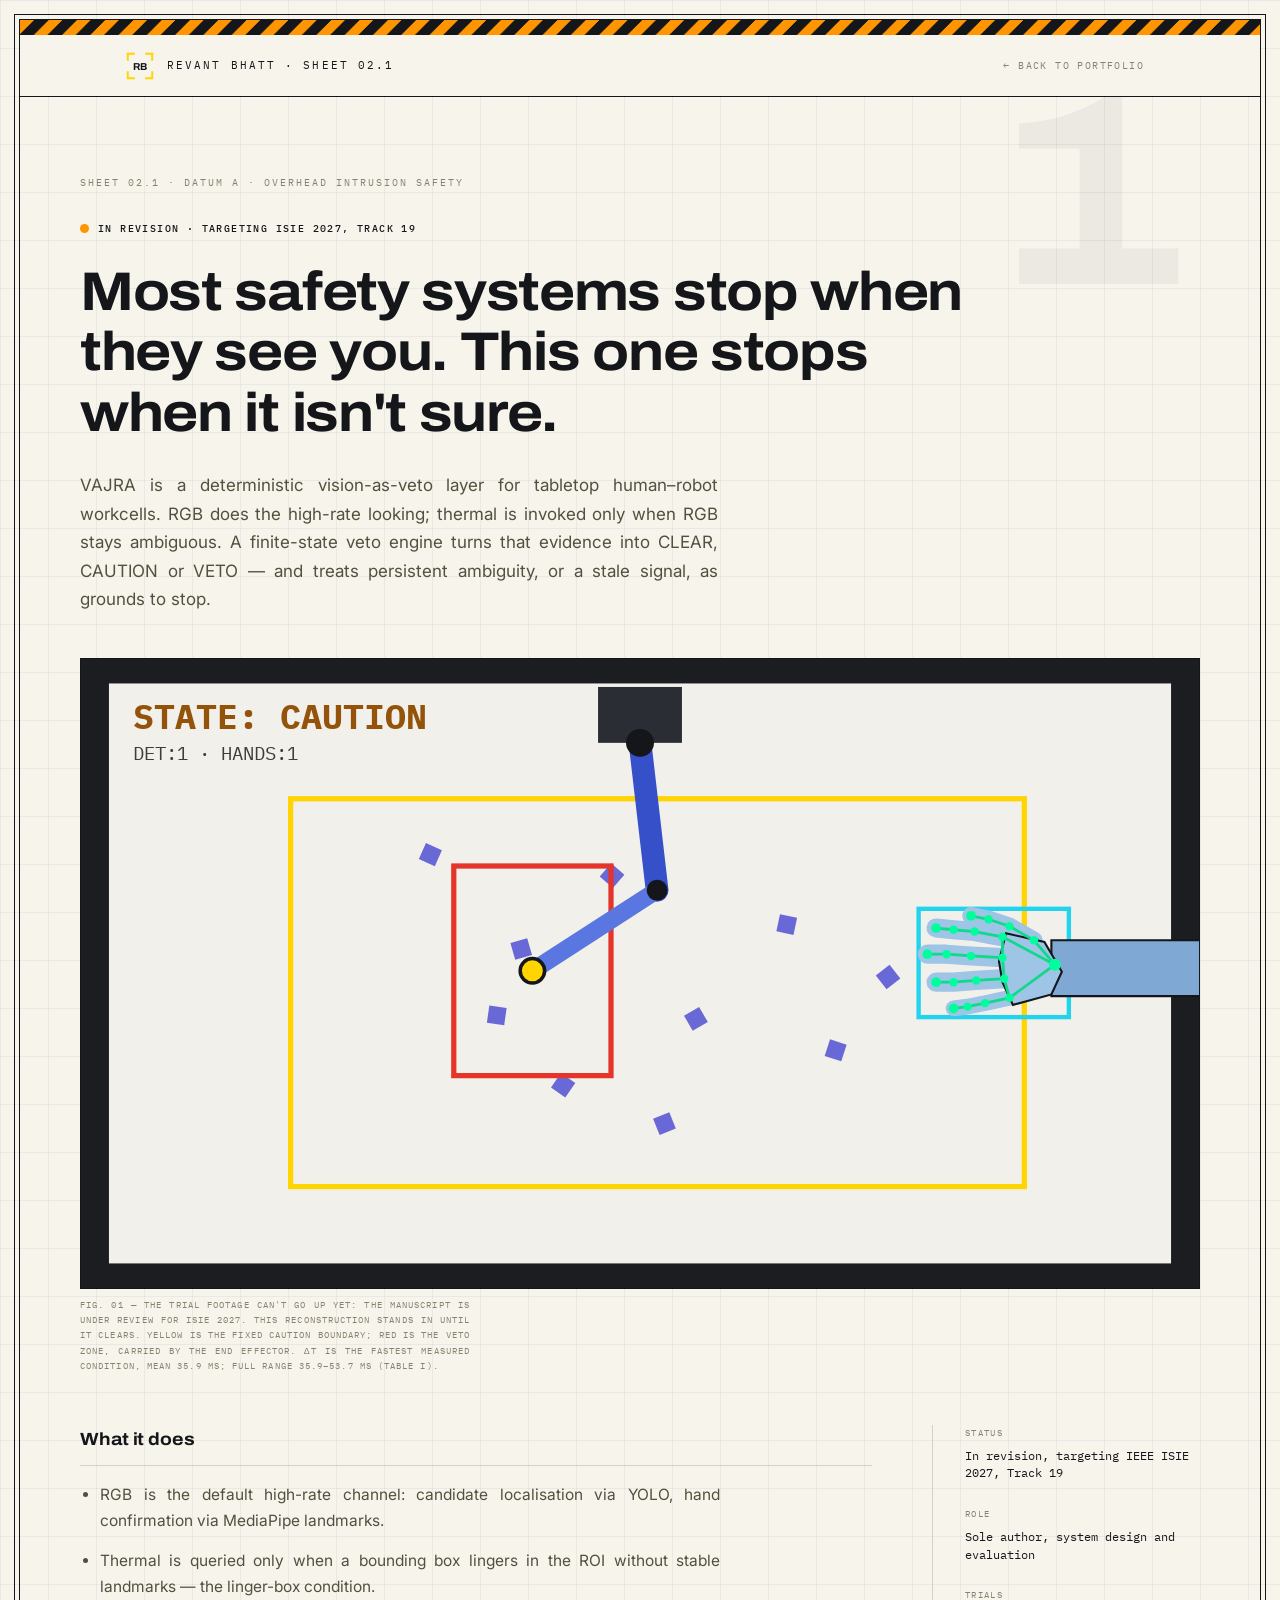
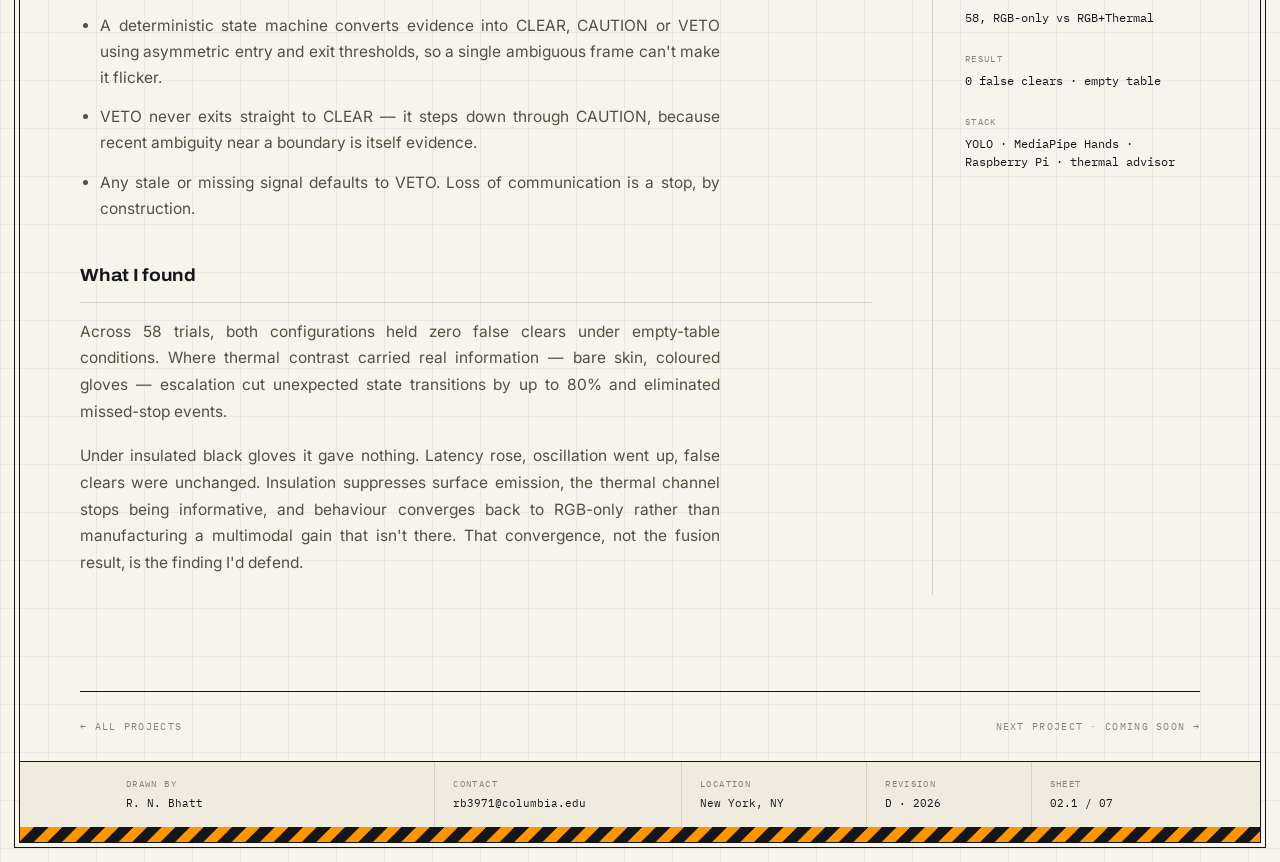
<file: machine-01-vajra.html>
<!DOCTYPE html>
<html lang="en">
<head>
<meta charset="utf-8">
<meta name="viewport" content="width=device-width, initial-scale=1">
<title>02.1 VAJRA · Revant Nitin Bhatt</title>
<link rel="preconnect" href="https://fonts.googleapis.com">
<link rel="preconnect" href="https://fonts.gstatic.com" crossorigin>
<link href="https://fonts.googleapis.com/css2?family=Archivo:wdth,wght@62..125,400..700&family=IBM+Plex+Mono:wght@400;500&family=Inter:wght@400;500&display=swap" rel="stylesheet">
<style>
  :root {
    --paper: #F7F4EC; --paper-sunk: #EFEBDF; --ink: #14161A;
    --ink-soft: #54503F; --ink-faint: #8A8271; --rule: #D8D1C1;
    --grid: rgba(96,112,128,.085);
    --hazard: #FFD400; --clear: #00A868; --caution: #FF9500; --veto: #E5342A;
    --accent: var(--caution); /* this project's status colour — swap per machine */
    --display: "Archivo", system-ui, sans-serif;
    --mono: "IBM Plex Mono", ui-monospace, monospace;
    --body: "Inter", system-ui, sans-serif;
  }
  *,*::before,*::after{box-sizing:border-box}
  body{margin:0;color:var(--ink);font-family:var(--body);font-size:15.5px;line-height:1.72;
    -webkit-font-smoothing:antialiased;
    background-color:var(--paper);
    background-image:linear-gradient(var(--grid) 1px,transparent 1px),linear-gradient(90deg,var(--grid) 1px,transparent 1px);
    background-size:48px 48px;}
  a{color:inherit}
  a:focus-visible{outline:2px solid var(--ink);outline-offset:3px}
  .wrap{max-width:1120px;margin:0 auto;padding:0 46px}
  .eyebrow{font-family:var(--mono);font-size:10px;letter-spacing:.2em;text-transform:uppercase;color:var(--ink-faint);line-height:1.5}
  .hatch{height:15px;background-image:repeating-linear-gradient(135deg,var(--accent) 0 10px,var(--ink) 10px 20px);background-size:28.28px 28.28px}
  .sheet{margin:14px;border:1px solid var(--ink);padding:4px}
  .sheet-inner{position:relative;border:1px solid var(--ink);overflow:hidden}

  .masthead{background:var(--paper);border-bottom:1px solid var(--ink);position:sticky;top:0;z-index:30}
  .masthead .wrap{display:flex;flex-wrap:wrap;gap:12px 28px;align-items:center;justify-content:space-between;padding:15px 46px}
  .sig{display:flex;align-items:center;gap:13px}
  .sig-name{font-family:var(--mono);font-size:11px;letter-spacing:.19em;text-transform:uppercase}
  .back{font-family:var(--mono);font-size:10px;letter-spacing:.14em;text-transform:uppercase;text-decoration:none;color:var(--ink-faint);padding:7px 10px}
  .back:hover{color:var(--ink);background:var(--paper-sunk)}

  .hero{position:relative;padding:68px 0 40px;overflow:hidden}
  .ghost{position:absolute;right:26px;top:-10px;font-family:var(--display);font-variation-settings:"wdth" 125;font-weight:700;
    font-size:clamp(9rem,22vw,17rem);line-height:.78;color:rgba(20,22,26,.05);letter-spacing:-.04em;z-index:0}
  .hero>*:not(.ghost){position:relative;z-index:1}
  .status{display:inline-flex;align-items:center;gap:9px;font-family:var(--mono);font-size:10px;font-weight:500;
    letter-spacing:.14em;text-transform:uppercase;color:var(--ink);margin-top:20px}
  .status i{width:9px;height:9px;border-radius:50%;background:var(--accent);flex:none}
  h1{font-family:var(--display);font-variation-settings:"wdth" 112;font-weight:700;
    font-size:clamp(2.05rem,5.2vw,3.4rem);line-height:1.11;letter-spacing:-.024em;margin:20px 0 0;max-width:24ch}
  .lede{max-width:58ch;margin:28px 0 0;color:var(--ink-soft);font-size:1.0625rem;line-height:1.68}

  .vajra-scene{margin:44px 0 0}
  .vajra-scene+p{line-height:1.7;max-width:78ch}

  .body-grid{display:grid;grid-template-columns:minmax(0,1fr) 268px;gap:0 60px;padding:52px 0 56px}
  .body-grid p{margin:0 0 18px;color:var(--ink-soft);max-width:64ch}
  .body-grid h2{font-family:var(--display);font-variation-settings:"wdth" 110;font-weight:700;
    font-size:1.1rem;letter-spacing:-.005em;margin:0 0 16px;padding-bottom:10px;border-bottom:1px solid var(--rule)}
  .body-grid h2+*{margin-top:0}
  .body-grid section+section{margin-top:40px}
  .body-grid ul{margin:0;padding-left:20px;color:var(--ink-soft)}
  .body-grid li{margin-bottom:14px;line-height:1.66;max-width:62ch}
  .body-grid li:last-child{margin-bottom:0}

  .rail{border-left:1px solid var(--rule);padding-left:32px}
  .rail dl{margin:0}
  .rail dt{font-family:var(--mono);font-size:9px;letter-spacing:.15em;text-transform:uppercase;color:var(--ink-faint);margin-top:24px}
  .rail dt:first-child{margin-top:0}
  .rail dd{margin:6px 0 0;font-family:var(--mono);font-size:11.5px;line-height:1.55;color:var(--ink)}

  .nextprev{display:flex;justify-content:space-between;gap:20px;border-top:1px solid var(--ink);padding:26px 0;font-family:var(--mono);font-size:10px;letter-spacing:.13em;text-transform:uppercase}
  .nextprev a{text-decoration:none;color:var(--ink-faint)}
  .nextprev a:hover{color:var(--ink)}

  .titleblock{border-top:1px solid var(--ink);background:var(--paper-sunk)}
  .titleblock .wrap{display:grid;grid-template-columns:1.5fr 1.2fr .9fr .8fr .6fr;padding:0 46px}
  .tb{padding:15px 18px 15px 0}
  .tb+.tb{padding-left:18px;border-left:1px solid var(--rule)}
  .tb span{display:block;font-family:var(--mono);font-size:8.5px;letter-spacing:.16em;text-transform:uppercase;color:var(--ink-faint)}
  .tb strong{display:block;margin-top:5px;font-weight:400;font-family:var(--mono);font-size:11px;line-height:1.45}


  .lede,
  .vajra-scene + p,
  .body-grid p,
  .body-grid li {
    text-align: justify;
    text-justify: inter-word;
    text-align-last: left;
    hyphens: auto;
    -webkit-hyphens: auto;
  }
  .next-disabled { color: var(--ink-faint); cursor: default; }
  section { scroll-margin-top: 92px; }

  @media (prefers-reduced-motion: no-preference) {
    .scroll-reveal {
      opacity: 0;
      transform: translateY(18px);
      filter: blur(3px);
      transition: opacity 620ms cubic-bezier(.2,.7,.3,1),
                  transform 620ms cubic-bezier(.2,.7,.3,1),
                  filter 500ms cubic-bezier(.2,.7,.3,1);
      transition-delay: var(--reveal-delay, 0ms);
    }
    .scroll-reveal.in { opacity: 1; transform: none; filter: blur(0); }
  }

  @media (max-width:840px){
    .wrap{padding:0 24px}
    .masthead .wrap{padding:14px 24px}
    .titleblock .wrap{grid-template-columns:repeat(2,minmax(0,1fr));padding:0 24px}
    .tb:nth-child(odd){padding-left:0;border-left:0}
    .hero{padding:44px 0 32px}
    .body-grid{grid-template-columns:minmax(0,1fr);gap:0;padding:40px 0 44px}
    .rail{border-left:0;border-top:1px solid var(--rule);padding:32px 0 0;margin-top:40px}
  }
</style>
</head>
<body>
<div class="sheet"><div class="sheet-inner">
  <div class="hatch"></div>
  <header class="masthead">
    <div class="wrap">
      <div class="sig">
        <svg width="28" height="28" viewBox="0 0 64 64" aria-hidden="true"><path d="M4 18V4h14M60 18V4H46M4 46v14h14M60 46v14H46" fill="none" stroke="#FFD400" stroke-width="4.5" stroke-linecap="square"/><text x="32" y="40" text-anchor="middle" fill="#14161A" style="font-family:Archivo,sans-serif;font-size:23px;font-weight:700">RB</text></svg>
        <span class="sig-name">Revant Bhatt · sheet 02.1</span>
      </div>
      <a class="back" href="index.html#work">← back to portfolio</a>
    </div>
  </header>

  <section class="hero wrap">
    <div class="ghost">1</div>
    <p class="eyebrow">Sheet 02.1 · datum A · overhead intrusion safety</p>
    <span class="status"><i></i>In revision · targeting ISIE 2027, Track 19</span>
    <h1>Most safety systems stop when they see you. This one stops when it isn't sure.</h1>
    <p class="lede">VAJRA is a deterministic vision-as-veto layer for tabletop human–robot workcells. RGB does the high-rate looking; thermal is invoked only when RGB stays ambiguous. A finite-state veto engine turns that evidence into CLEAR, CAUTION or VETO — and treats persistent ambiguity, or a stale signal, as grounds to stop.</p>

    <div class="vajra-scene" role="img" aria-label="Animated diagram of a robot arm mounted at top centre sweeping a crescent path across a workspace. A tracked hand with twenty-one MediaPipe landmarks enters from the right, and the safety state changes as its bounding box overlaps the fixed caution boundary and the veto zone carried by the end effector">
      <svg viewBox="0 0 640 360" style="width:100%;display:block;background:#1b1d21;border:1px solid var(--ink)">
        <rect x="16" y="14" width="608" height="332" fill="#f2f0ea"/>

        <g fill="#3b3bd0" opacity="0.75">
          <rect x="-5" y="-5" width="10" height="10" transform="translate(200,112) rotate(24)"/>
          <rect x="-5" y="-5" width="10" height="10" transform="translate(252,166) rotate(-16)"/>
          <rect x="-5" y="-5" width="10" height="10" transform="translate(304,124) rotate(41)"/>
          <rect x="-5" y="-5" width="10" height="10" transform="translate(352,206) rotate(-30)"/>
          <rect x="-5" y="-5" width="10" height="10" transform="translate(404,152) rotate(12)"/>
          <rect x="-5" y="-5" width="10" height="10" transform="translate(276,244) rotate(35)"/>
          <rect x="-5" y="-5" width="10" height="10" transform="translate(334,266) rotate(-22)"/>
          <rect x="-5" y="-5" width="10" height="10" transform="translate(432,224) rotate(18)"/>
          <rect x="-5" y="-5" width="10" height="10" transform="translate(462,182) rotate(-38)"/>
          <rect x="-5" y="-5" width="10" height="10" transform="translate(238,204) rotate(8)"/>
        </g>

        <rect id="zoneYellow" x="120" y="80" width="420" height="222" fill="none" stroke="#FFD400" stroke-width="3"/>
        <g id="zoneGroup"><rect id="zoneRed" x="-45" y="-60" width="90" height="120" fill="none" stroke="#E5342A" stroke-width="3"/></g>

        <rect x="296" y="16" width="48" height="32" fill="#2a2d33"/>
        <line id="link1" x1="320" y1="48" x2="320" y2="48" stroke="#3550c9" stroke-width="13" stroke-linecap="round"/>
        <line id="link2" x1="320" y1="48" x2="320" y2="48" stroke="#5a76e0" stroke-width="10" stroke-linecap="round"/>
        <circle cx="320" cy="48" r="8" fill="#14161A"/>
        <circle id="elbow" cx="320" cy="48" r="6" fill="#14161A"/>
        <circle id="eeDot" cx="320" cy="48" r="7" fill="#FFD400" stroke="#14161A" stroke-width="2"/>

        <g id="hitBox"><rect x="-38" y="-32" width="86" height="62" fill="none" stroke="#22d3ee" stroke-width="2.5"/></g>

        <g id="hand">
          <path d="M38 -14 L 150 -14 L 150 18 L 38 18 Z" fill="#7fa9d4" stroke="#14161A" stroke-width="1.2"/>
          <g stroke="#9ec4e6" fill="none" stroke-linecap="round" stroke-linejoin="round">
            <polyline points="28,-14 14,-22 2,-26 -8,-28" stroke-width="10"/>
            <polyline points="10,-16 -6,-19 -18,-20 -28,-21" stroke-width="11"/>
            <polyline points="10,-4 -8,-5 -22,-6 -33,-6" stroke-width="11"/>
            <polyline points="11,8 -5,9 -18,10 -28,10" stroke-width="11"/>
            <polyline points="14,19 0,22 -10,24 -18,25" stroke-width="9"/>
          </g>
          <path d="M44 4 L 34 -13 L 12 -18 L 8 -2 L 10 10 L 16 23 L 38 17 Z" fill="#9ec4e6" stroke="#14161A" stroke-width="1.2"/>
          <g stroke="#0fd98a" stroke-width="1.6" fill="none">
            <path d="M40 0 L28 -14 L14 -22 L2 -26 L-8 -28"/>
            <path d="M40 0 L10 -16 L-6 -19 L-18 -20 L-28 -21"/>
            <path d="M10 -16 L10 -4 L-8 -5 L-22 -6 L-33 -6"/>
            <path d="M10 -4 L11 8 L-5 9 L-18 10 L-28 10"/>
            <path d="M11 8 L14 19 L0 22 L-10 24 L-18 25"/>
            <path d="M40 0 L14 19"/>
          </g>
          <g fill="#00ff9c">
            <circle cx="40" cy="0" r="3.4"/>
            <circle cx="28" cy="-14" r="2.4"/><circle cx="14" cy="-22" r="2.4"/><circle cx="2" cy="-26" r="2.4"/><circle cx="-8" cy="-28" r="2.8"/>
            <circle cx="10" cy="-16" r="2.4"/><circle cx="-6" cy="-19" r="2.4"/><circle cx="-18" cy="-20" r="2.4"/><circle cx="-28" cy="-21" r="2.8"/>
            <circle cx="10" cy="-4" r="2.4"/><circle cx="-8" cy="-5" r="2.4"/><circle cx="-22" cy="-6" r="2.4"/><circle cx="-33" cy="-6" r="2.8"/>
            <circle cx="11" cy="8" r="2.4"/><circle cx="-5" cy="9" r="2.4"/><circle cx="-18" cy="10" r="2.4"/><circle cx="-28" cy="10" r="2.8"/>
            <circle cx="14" cy="19" r="2.4"/><circle cx="0" cy="22" r="2.4"/><circle cx="-10" cy="24" r="2.4"/><circle cx="-18" cy="25" r="2.8"/>
          </g>
        </g>

        <text id="stateLabel" x="30" y="40" font-family="IBM Plex Mono, monospace" font-size="20" font-weight="700" fill="#00A868">STATE: CLEAR</text>
        <text x="30" y="58" font-family="IBM Plex Mono, monospace" font-size="11" fill="#3d3d3a">DET:1 · HANDS:1</text>
        <text id="latencyPill" x="30" y="78" font-family="IBM Plex Mono, monospace" font-size="12" font-weight="500" fill="#94530A" opacity="0">Δt ≈ 36 ms</text>
      </svg>
    </div>
    <p style="font-family:var(--mono);font-size:9px;letter-spacing:.12em;text-transform:uppercase;color:var(--ink-faint);margin:8px 0 0">Fig. 01 — the trial footage can't go up yet: the manuscript is under review for ISIE 2027. This reconstruction stands in until it clears. Yellow is the fixed caution boundary; red is the veto zone, carried by the end effector. Δt is the fastest measured condition, mean 35.9 ms; full range 35.9–53.7 ms (Table I).</p>

    <div class="body-grid">
      <div>
        <section>
          <h2>What it does</h2>
          <ul>
            <li>RGB is the default high-rate channel: candidate localisation via YOLO, hand confirmation via MediaPipe landmarks.</li>
            <li>Thermal is queried only when a bounding box lingers in the ROI without stable landmarks — the linger-box condition.</li>
            <li>A deterministic state machine converts evidence into CLEAR, CAUTION or VETO using asymmetric entry and exit thresholds, so a single ambiguous frame can't make it flicker.</li>
            <li>VETO never exits straight to CLEAR — it steps down through CAUTION, because recent ambiguity near a boundary is itself evidence.</li>
            <li>Any stale or missing signal defaults to VETO. Loss of communication is a stop, by construction.</li>
          </ul>
        </section>
        <section>
          <h2>What I found</h2>
          <p>Across 58 trials, both configurations held zero false clears under empty-table conditions. Where thermal contrast carried real information — bare skin, coloured gloves — escalation cut unexpected state transitions by up to 80% and eliminated missed-stop events.</p>
          <p>Under insulated black gloves it gave nothing. Latency rose, oscillation went up, false clears were unchanged. Insulation suppresses surface emission, the thermal channel stops being informative, and behaviour converges back to RGB-only rather than manufacturing a multimodal gain that isn't there. That convergence, not the fusion result, is the finding I'd defend.</p>
        </section>
      </div>
      <aside class="rail">
        <dl>
          <dt>Status</dt><dd>In revision, targeting IEEE ISIE 2027, Track 19</dd>
          <dt>Role</dt><dd>Sole author, system design and evaluation</dd>
          <dt>Trials</dt><dd>58, RGB-only vs RGB+Thermal</dd>
          <dt>Result</dt><dd>0 false clears · empty table</dd>
          <dt>Stack</dt><dd>YOLO · MediaPipe Hands · Raspberry Pi · thermal advisor</dd>
        </dl>
      </aside>
    </div>
  </section>

  <nav class="nextprev wrap">
    <a href="index.html#work">← all projects</a>
    <span class="next-disabled">next project · coming soon →</span>
  </nav>

  <footer class="titleblock">
    <div class="wrap">
      <div class="tb"><span>Drawn by</span><strong>R. N. Bhatt</strong></div>
      <div class="tb"><span>Contact</span><strong>rb3971@columbia.edu</strong></div>
      <div class="tb"><span>Location</span><strong>New York, NY</strong></div>
      <div class="tb"><span>Revision</span><strong>D · 2026</strong></div>
      <div class="tb"><span>Sheet</span><strong>02.1 / 07</strong></div>
    </div>
  </footer>
  <div class="hatch"></div>
</div></div>
<script>
(function () {
  var zoneGroup = document.getElementById('zoneGroup');
  var link1 = document.getElementById('link1');
  var link2 = document.getElementById('link2');
  var elbow = document.getElementById('elbow');
  var eeDot = document.getElementById('eeDot');
  var hand = document.getElementById('hand');
  var hit = document.getElementById('hitBox');
  var label = document.getElementById('stateLabel');
  var pill = document.getElementById('latencyPill');
  if (!hand) return;

  var reduce = window.matchMedia('(prefers-reduced-motion: reduce)').matches;

  var BASE_X = 320, BASE_Y = 48, L1 = 85, L2 = 85;
  var ARC_RX = 125, ARC_RY = 150, ANG_START = 145, ANG_END = 35;
  var HAND_NEAR_X = 430, HAND_FAR_X = 620, HAND_Y = 175;
  var HAND_PERIOD = 7000;
  var BASE_PERIOD = 4200;
  var YELLOW = { x: 120, y: 80, w: 420, h: 222 };
  var RED_W = 90, RED_H = 120;
  var BOX = { dx: -38, dy: -32, w: 86, h: 62 };
  var SPEED = { CLEAR: 1, CAUTION: 0.3, VETO: 0 };
  var COLOR = { CLEAR: '#00A868', CAUTION: '#94530A', VETO: '#E5342A' };

  var sweep = 0, sweepDir = 1, lastState = '', lastTime = null, pillTimer = null;

  function solveIK(bx, by, ex, ey, l1, l2) {
    var dx = ex - bx, dy = ey - by;
    var dist = Math.sqrt(dx * dx + dy * dy);
    dist = Math.min(dist, l1 + l2 - 0.001);
    dist = Math.max(dist, Math.abs(l1 - l2) + 0.001);
    var a1 = Math.acos((l1 * l1 + dist * dist - l2 * l2) / (2 * l1 * dist));
    var baseAngle = Math.atan2(dy, dx);
    var elbowAngle = baseAngle - a1;
    return { x: bx + l1 * Math.cos(elbowAngle), y: by + l1 * Math.sin(elbowAngle) };
  }

  function overlaps(a, b) {
    return a.x < b.x + b.w && a.x + a.w > b.x && a.y < b.y + b.h && a.y + a.h > b.y;
  }

  function frame(now) {
    if (lastTime === null) lastTime = now;
    var dt = Math.min(now - lastTime, 60);
    lastTime = now;

    var hp = (now % HAND_PERIOD) / HAND_PERIOD;
    var ht = hp < 0.5 ? hp * 2 : 2 - hp * 2;
    var handX = HAND_FAR_X + (HAND_NEAR_X - HAND_FAR_X) * ht;

    var ang = (ANG_START + (ANG_END - ANG_START) * sweep) * Math.PI / 180;
    var eeX = BASE_X + ARC_RX * Math.cos(ang);
    var eeY = BASE_Y + ARC_RY * Math.sin(ang);

    var handBox = { x: handX + BOX.dx, y: HAND_Y + BOX.dy, w: BOX.w, h: BOX.h };
    var redBox = { x: eeX - RED_W / 2, y: eeY - RED_H / 2, w: RED_W, h: RED_H };
    var state = overlaps(handBox, redBox) ? 'VETO' : overlaps(handBox, YELLOW) ? 'CAUTION' : 'CLEAR';

    sweep += sweepDir * (dt / BASE_PERIOD) * SPEED[state];
    if (sweep >= 1) { sweep = 1; sweepDir = -1; }
    if (sweep <= 0) { sweep = 0; sweepDir = 1; }

    var el = solveIK(BASE_X, BASE_Y, eeX, eeY, L1, L2);
    link1.setAttribute('x2', el.x.toFixed(1)); link1.setAttribute('y2', el.y.toFixed(1));
    link2.setAttribute('x1', el.x.toFixed(1)); link2.setAttribute('y1', el.y.toFixed(1));
    link2.setAttribute('x2', eeX.toFixed(1)); link2.setAttribute('y2', eeY.toFixed(1));
    elbow.setAttribute('cx', el.x.toFixed(1)); elbow.setAttribute('cy', el.y.toFixed(1));
    eeDot.setAttribute('cx', eeX.toFixed(1)); eeDot.setAttribute('cy', eeY.toFixed(1));
    zoneGroup.setAttribute('transform', 'translate(' + eeX.toFixed(1) + ',' + eeY.toFixed(1) + ')');

    var t = 'translate(' + handX.toFixed(1) + ',' + HAND_Y + ')';
    hand.setAttribute('transform', t);
    hit.setAttribute('transform', t);

    if (state !== lastState) {
      label.textContent = 'STATE: ' + state;
      label.setAttribute('fill', COLOR[state]);
      document.getElementById('zoneRed').setAttribute('stroke-width', state === 'VETO' ? '5' : '3');
      pill.setAttribute('opacity', '1');
      clearTimeout(pillTimer);
      pillTimer = setTimeout(function () { pill.setAttribute('opacity', '0'); }, 700);
      lastState = state;
    }
    if (!reduce) requestAnimationFrame(frame);
  }

  if (reduce) {
    var a0 = 55 * Math.PI / 180;
    var ex = BASE_X + ARC_RX * Math.cos(a0), ey = BASE_Y + ARC_RY * Math.sin(a0);
    var el0 = solveIK(BASE_X, BASE_Y, ex, ey, L1, L2);
    link1.setAttribute('x2', el0.x); link1.setAttribute('y2', el0.y);
    link2.setAttribute('x1', el0.x); link2.setAttribute('y1', el0.y);
    link2.setAttribute('x2', ex); link2.setAttribute('y2', ey);
    elbow.setAttribute('cx', el0.x); elbow.setAttribute('cy', el0.y);
    eeDot.setAttribute('cx', ex); eeDot.setAttribute('cy', ey);
    zoneGroup.setAttribute('transform', 'translate(' + ex + ',' + ey + ')');
    var t0 = 'translate(440,' + HAND_Y + ')';
    hand.setAttribute('transform', t0);
    hit.setAttribute('transform', t0);
    label.textContent = 'STATE: VETO';
    label.setAttribute('fill', COLOR.VETO);
  } else {
    requestAnimationFrame(frame);
  }
})();
</script>

<script>
(function () {
  var reduce = window.matchMedia('(prefers-reduced-motion: reduce)').matches;
  var selectors = [
    '.hero > .eyebrow', '.hero > .status', '.hero > h1', '.hero > .lede',
    '.vajra-scene', '.vajra-scene + p', '.body-grid section',
    '.body-grid h2', '.body-grid p', '.body-grid li', '.rail dt', '.rail dd',
    '.nextprev > *', '.titleblock .tb'
  ];
  var items = [];
  var seen = new Set();
  document.querySelectorAll(selectors.join(',')).forEach(function (el) {
    if (seen.has(el)) return;
    seen.add(el);
    el.classList.add('scroll-reveal');
    items.push(el);
  });
  items.forEach(function (el, index) {
    el.style.setProperty('--reveal-delay', Math.min(index % 7, 6) * 55 + 'ms');
  });
  if (reduce || !('IntersectionObserver' in window)) {
    items.forEach(function (el) { el.classList.add('in'); });
    return;
  }
  var observer = new IntersectionObserver(function (entries) {
    entries.forEach(function (entry) {
      if (!entry.isIntersecting) return;
      entry.target.classList.add('in');
      observer.unobserve(entry.target);
    });
  }, { rootMargin: '0px 0px -8% 0px', threshold: .08 });
  items.forEach(function (el) { observer.observe(el); });
})();
</script>
</body>
</html>
</file>
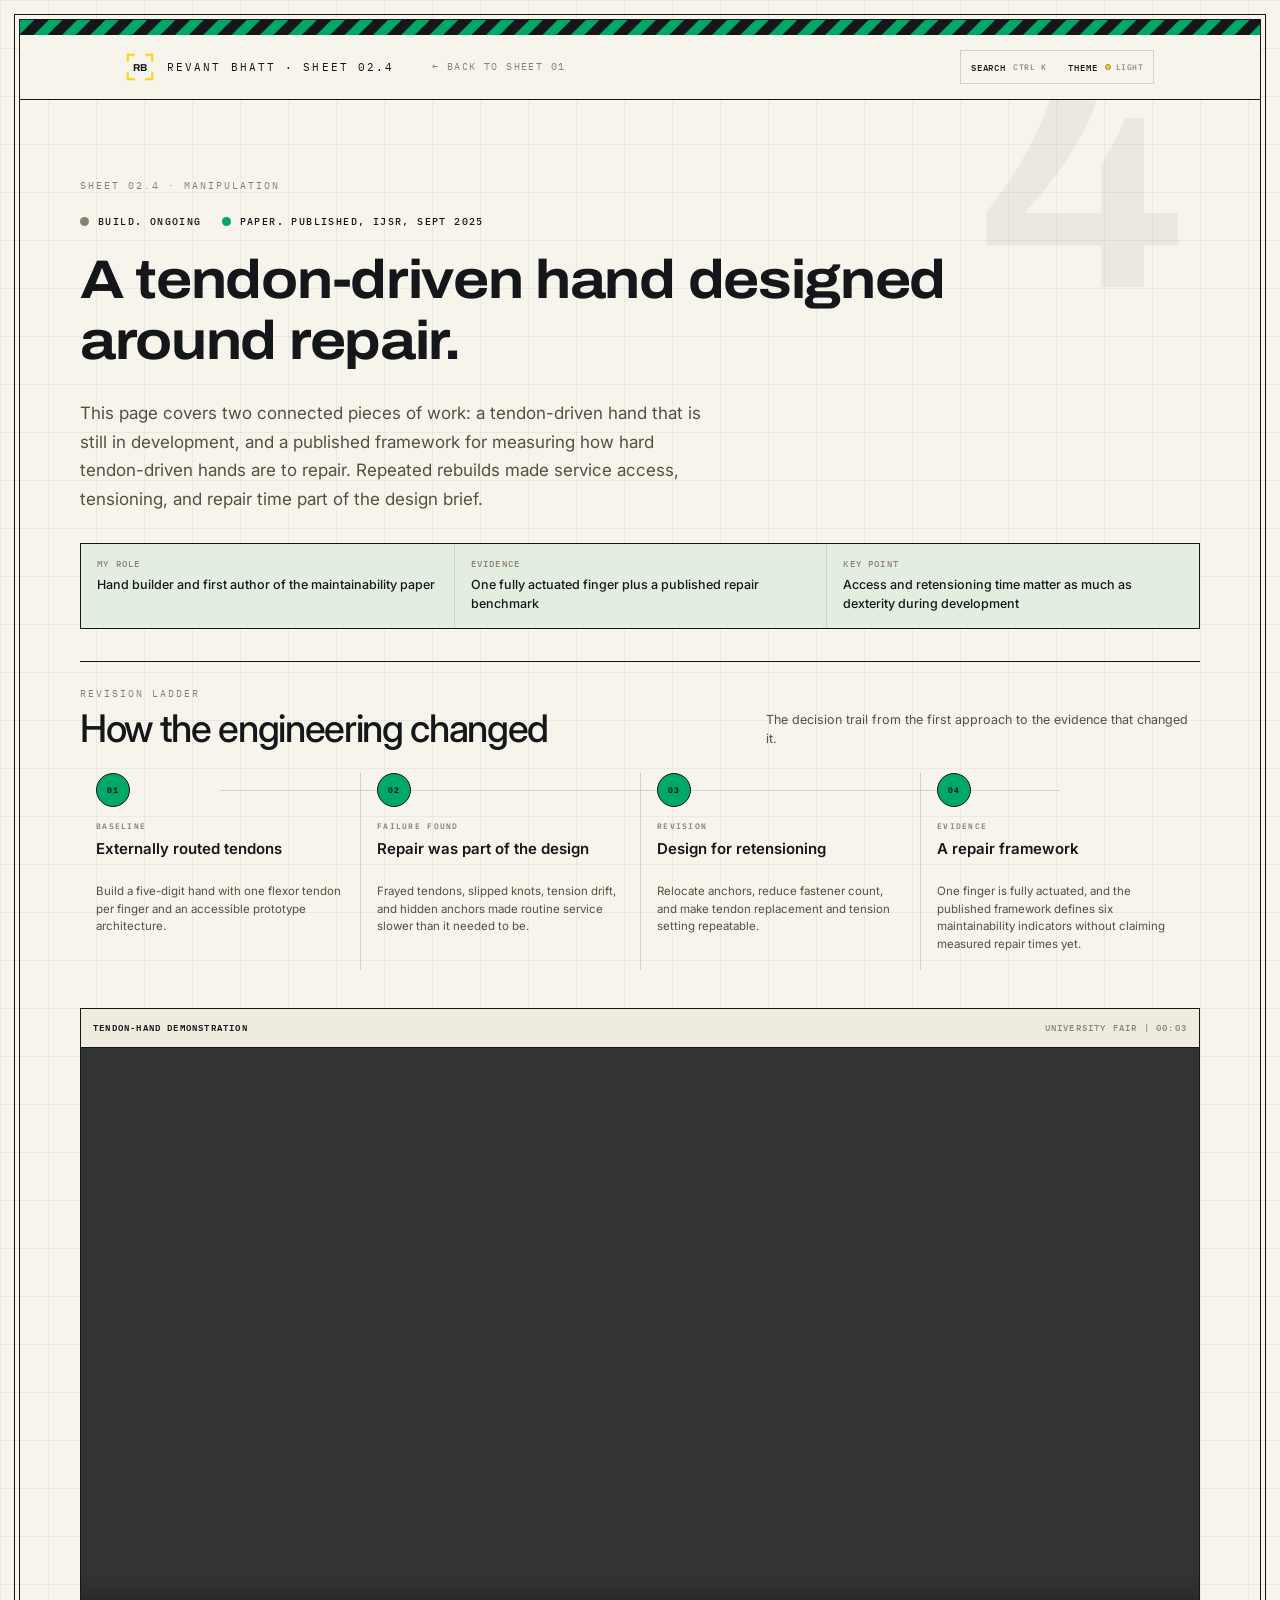
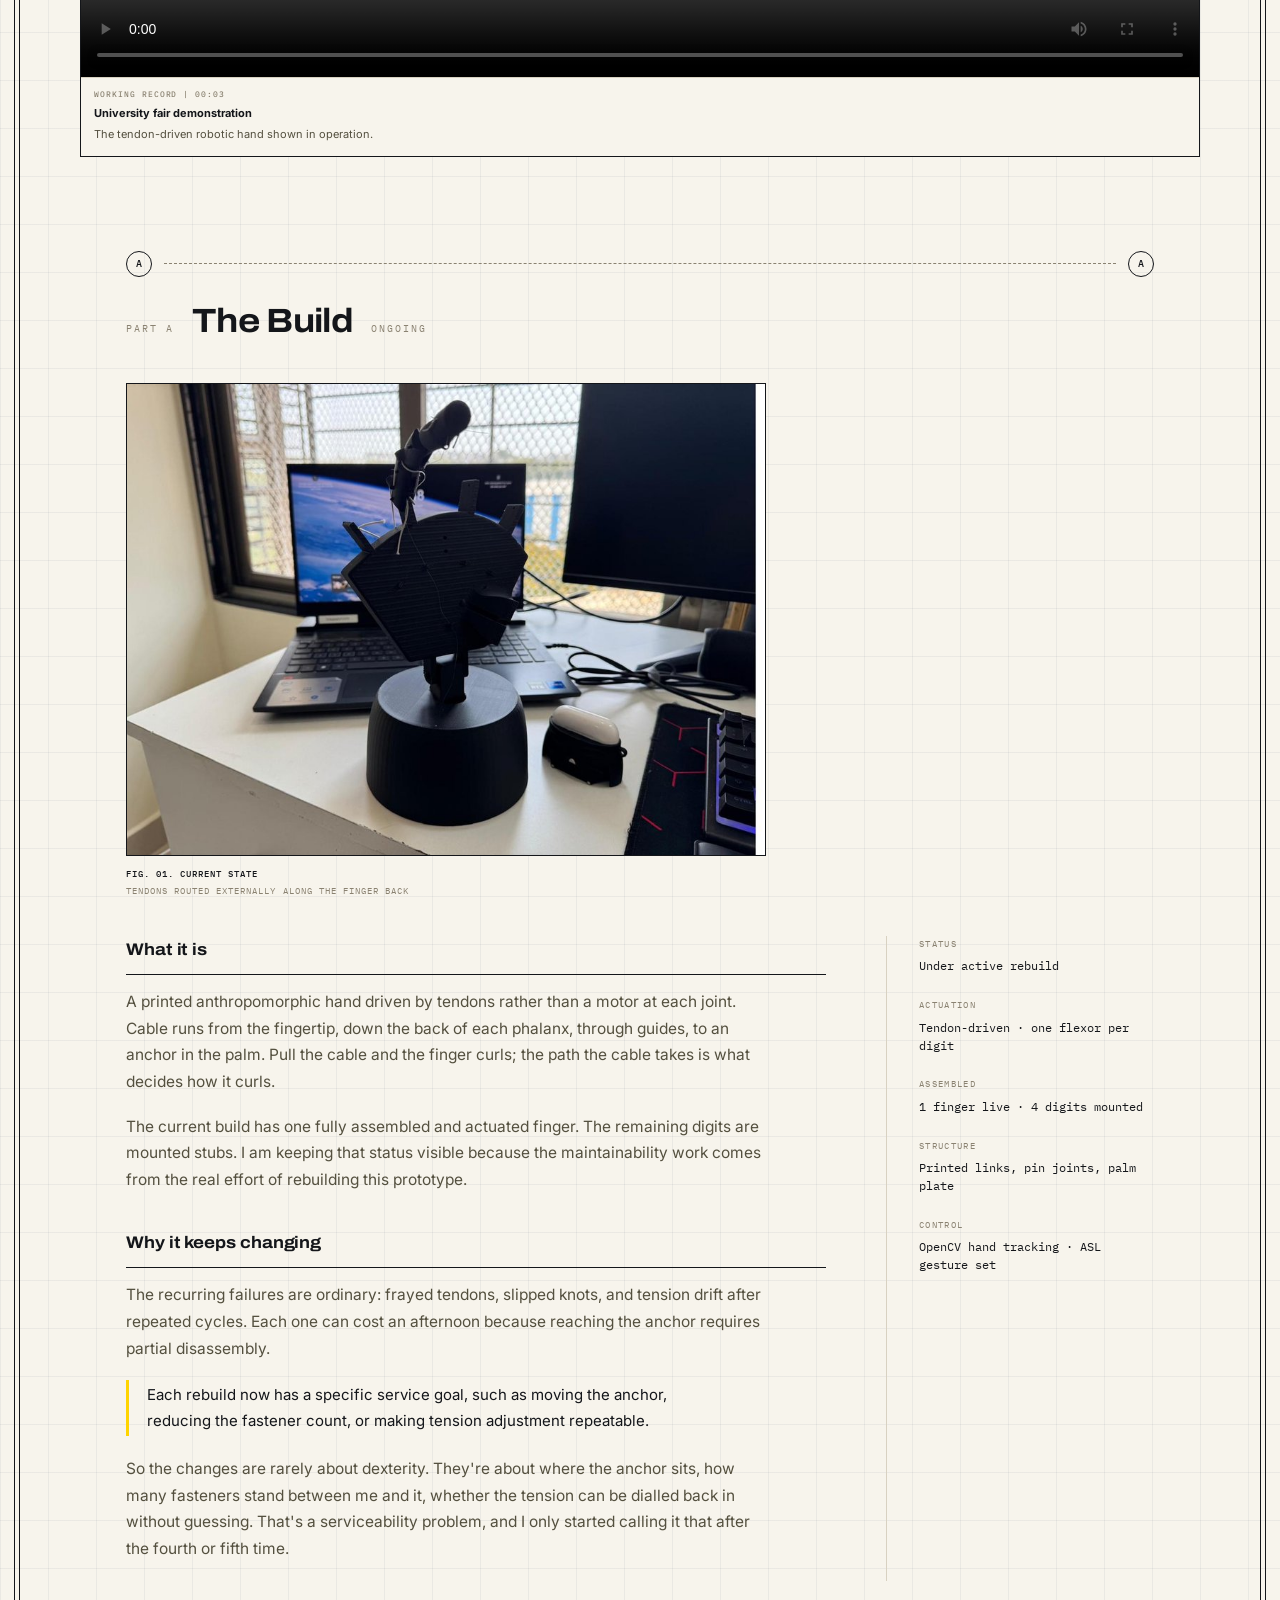
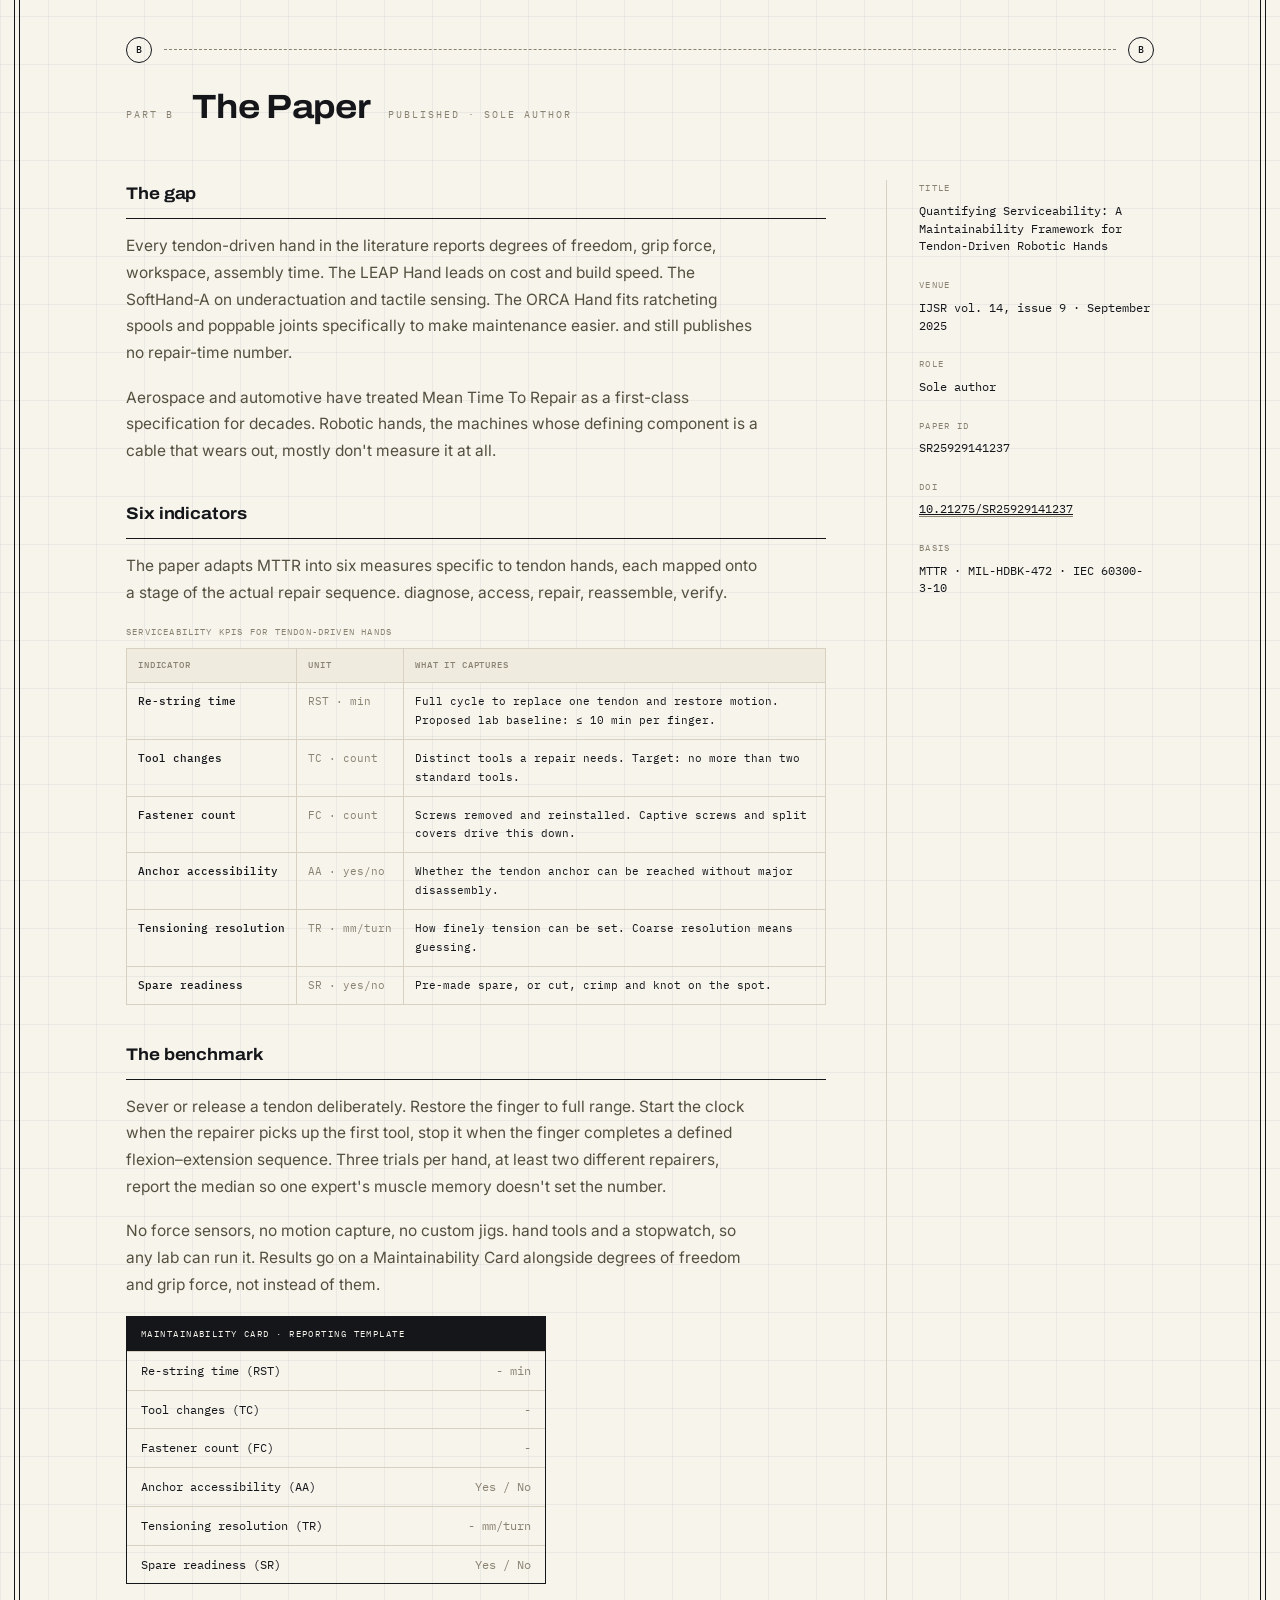
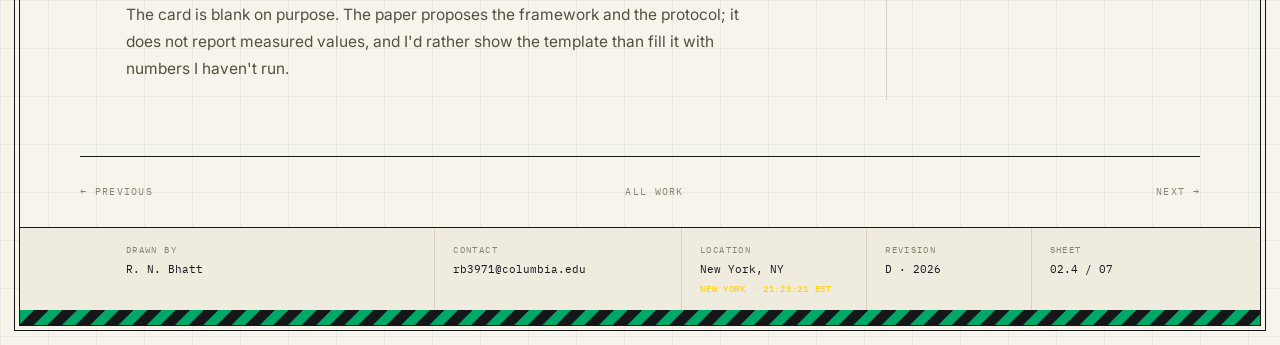
<file: revantnitinbhatt.com/machine-04-hand.html>
<!DOCTYPE html>
<html lang="en">
<head>
<meta charset="utf-8">
<meta name="viewport" content="width=device-width, initial-scale=1">
<title>02.4 Tendon-driven hand · Revant Nitin Bhatt</title>
<meta name="description" content="A tendon-driven robotic hand under continuous rebuild, and the serviceability framework that came out of repairing it.">
<link rel="preconnect" href="https://fonts.googleapis.com">
<link rel="preconnect" href="https://fonts.gstatic.com" crossorigin>
<link href="https://fonts.googleapis.com/css2?family=Archivo:wdth,wght@62..125,400..700&family=IBM+Plex+Mono:wght@400;500&family=Inter:wght@400;500&display=swap" rel="stylesheet">
<style>
  :root{
    --paper:#F7F4EC;--paper-sunk:#EFEBDF;--ink:#14161A;
    --ink-soft:#54503F;--ink-faint:#8A8271;--rule:#D8D1C1;
    --grid:rgba(96,112,128,.085);
    --hazard:#FFD400;--clear:#00A868;--caution:#FF9500;--veto:#E5342A;
    --accent:var(--clear);
    --display:"Archivo",system-ui,sans-serif;
    --mono:"IBM Plex Mono",ui-monospace,monospace;
    --body:"Inter",system-ui,sans-serif;
    --ease:cubic-bezier(.2,.7,.3,1);
  }
  *,*::before,*::after{box-sizing:border-box}
  body{margin:0;color:var(--ink);font-family:var(--body);font-size:15.5px;line-height:1.72;
    -webkit-font-smoothing:antialiased;background-color:var(--paper);
    background-image:linear-gradient(var(--grid) 1px,transparent 1px),linear-gradient(90deg,var(--grid) 1px,transparent 1px);
    background-size:48px 48px}
  a{color:inherit}
  a:focus-visible{outline:2px solid var(--ink);outline-offset:3px}
  .wrap{max-width:1120px;margin:0 auto;padding:0 46px}
  .eyebrow{font-family:var(--mono);font-size:10px;letter-spacing:.2em;text-transform:uppercase;color:var(--ink-faint);line-height:1.5}
  .hatch{height:15px;background-image:repeating-linear-gradient(135deg,var(--accent) 0 10px,var(--ink) 10px 20px);background-size:28.28px 28.28px}
  .sheet{margin:14px;border:1px solid var(--ink);padding:4px}
  .sheet-inner{position:relative;border:1px solid var(--ink);overflow:hidden}

  .masthead{background:var(--paper);border-bottom:1px solid var(--ink);position:sticky;top:0;z-index:30}
  .masthead .wrap{display:flex;flex-wrap:wrap;gap:12px 28px;align-items:center;justify-content:space-between;padding:15px 46px}
  .sig{display:flex;align-items:center;gap:13px}
  .sig-name{font-family:var(--mono);font-size:11px;letter-spacing:.19em;text-transform:uppercase}
  .back{font-family:var(--mono);font-size:10px;letter-spacing:.14em;text-transform:uppercase;text-decoration:none;color:var(--ink-faint);padding:7px 10px}
  .back:hover{color:var(--ink);background:var(--paper-sunk)}

  .hero{position:relative;padding:68px 0 0;overflow:hidden}
  .ghost{position:absolute;right:26px;top:-10px;font-family:var(--display);font-variation-settings:"wdth" 125;font-weight:700;
    font-size:clamp(9rem,22vw,17rem);line-height:.78;color:rgba(20,22,26,.05);letter-spacing:-.04em;z-index:0}
  .hero>*:not(.ghost){position:relative;z-index:1}
  .status{display:flex;flex-wrap:wrap;gap:10px 20px;margin-top:20px}
  .status span{display:inline-flex;align-items:center;gap:9px;font-family:var(--mono);font-size:10px;font-weight:500;letter-spacing:.14em;text-transform:uppercase}
  .status i{width:9px;height:9px;border-radius:50%;flex:none}
  .i-pub{background:var(--clear)}.i-build{background:var(--ink-faint)}
  h1{font-family:var(--display);font-variation-settings:"wdth" 112;font-weight:700;
    font-size:clamp(2.05rem,5.2vw,3.4rem);line-height:1.11;letter-spacing:-.024em;margin:20px 0 0;max-width:24ch}
  .lede{max-width:58ch;margin:28px 0 0;color:var(--ink-soft);font-size:1.0625rem;line-height:1.68;text-align:justify;hyphens:auto}

  .cut{display:flex;align-items:center;gap:12px;padding:56px 0 4px}
  .cut b{font-family:var(--mono);font-size:10px;font-weight:500;letter-spacing:.1em;
    width:26px;height:26px;border:1px solid var(--ink);border-radius:50%;display:grid;place-items:center;flex:none}
  .cut hr{flex:1;border:0;border-top:1px dashed var(--ink-faint);margin:0}
  .part{display:flex;align-items:baseline;flex-wrap:wrap;gap:8px 18px;padding:12px 0 6px}
  .part h2{font-family:var(--display);font-variation-settings:"wdth" 112;font-weight:700;
    font-size:clamp(1.6rem,3.6vw,2.1rem);margin:0;letter-spacing:-.02em}

  figure{margin:0}
  .fig{border:1px solid var(--ink);background:var(--paper-sunk);line-height:0;overflow:hidden}
  .fig img,.fig video{width:100%;display:block}
  .figcap{margin-top:11px;font-family:var(--mono);font-size:8.5px;line-height:1.65;letter-spacing:.12em;text-transform:uppercase;color:var(--ink-faint)}
  .figcap b{display:block;font-weight:500;color:var(--ink);margin-bottom:3px}
  .figduo{margin:26px 0 0;max-width:640px}

  .cols{display:grid;grid-template-columns:minmax(0,1fr) 268px;gap:0 60px;padding:38px 0 0}
  .cols p{margin:0 0 18px;color:var(--ink-soft);max-width:64ch;text-align:justify;hyphens:auto}
  .cols h3{font-family:var(--display);font-variation-settings:"wdth" 110;font-weight:700;
    font-size:1.05rem;letter-spacing:-.005em;margin:0 0 14px;padding-bottom:9px;border-bottom:1px solid var(--rule);position:relative}
  .cols section+section{margin-top:36px}
  .cols ul{margin:0;padding-left:20px;color:var(--ink-soft)}
  .cols li{margin-bottom:13px;line-height:1.66;max-width:62ch}
  .cols li:last-child{margin-bottom:0}
  .pull{border-left:3px solid var(--hazard);padding:2px 0 2px 18px;margin:0 0 20px;max-width:62ch}
  .pull p{margin:0;font-size:15px;color:var(--ink)}

  .rail{border-left:1px solid var(--rule);padding-left:32px}
  .rail dl{margin:0}
  .rail dt{font-family:var(--mono);font-size:9px;letter-spacing:.15em;text-transform:uppercase;color:var(--ink-faint);margin-top:22px}
  .rail dt:first-child{margin-top:0}
  .rail dd{margin:6px 0 0;font-family:var(--mono);font-size:11.5px;line-height:1.55;color:var(--ink)}
  .rail dd a{color:var(--ink);border-bottom:1px solid var(--ink-faint)}

  .tbl-wrap{margin:14px 0 20px;overflow-x:auto}
  table{border-collapse:collapse;width:100%;min-width:480px;font-family:var(--mono);font-size:11px}
  caption{text-align:left;font-family:var(--mono);font-size:8.5px;letter-spacing:.14em;text-transform:uppercase;color:var(--ink-faint);padding-bottom:9px}
  th,td{padding:9px 11px;border:1px solid var(--rule);text-align:left;vertical-align:top}
  thead th{background:var(--paper-sunk);font-weight:500;letter-spacing:.1em;text-transform:uppercase;font-size:8.5px;color:var(--ink-faint)}
  tbody th{font-weight:500;color:var(--ink);white-space:nowrap}
  td.unit{color:var(--ink-faint);white-space:nowrap}

  .card{border:1px solid var(--ink);margin:14px 0 0;max-width:420px}
  .card-head{background:var(--ink);color:var(--paper);font-family:var(--mono);font-size:9px;letter-spacing:.16em;text-transform:uppercase;padding:9px 14px}
  .card table{min-width:0;font-size:11.5px}
  .card td{border:0;border-top:1px solid var(--rule);padding:9px 14px}
  .card td:last-child{color:var(--ink-faint);text-align:right}

  .nextprev{display:flex;justify-content:space-between;gap:20px;border-top:1px solid var(--ink);padding:26px 0;margin-top:56px;font-family:var(--mono);font-size:10px;letter-spacing:.13em;text-transform:uppercase}
  .nextprev a{text-decoration:none;color:var(--ink-faint)}
  .nextprev a:hover{color:var(--ink)}

  .titleblock{border-top:1px solid var(--ink);background:var(--paper-sunk)}
  .titleblock .wrap{display:grid;grid-template-columns:1.5fr 1.2fr .9fr .8fr .6fr;padding:0 46px}
  .tb{padding:15px 18px 15px 0}
  .tb+.tb{padding-left:18px;border-left:1px solid var(--rule)}
  .tb span{display:block;font-family:var(--mono);font-size:8.5px;letter-spacing:.16em;text-transform:uppercase;color:var(--ink-faint)}
  .tb strong{display:block;margin-top:5px;font-weight:400;font-family:var(--mono);font-size:11px;line-height:1.45}

  @media (max-width:840px){
    .wrap{padding:0 24px}
    .masthead .wrap{padding:14px 24px}
    .titleblock .wrap{grid-template-columns:repeat(2,minmax(0,1fr));padding:0 24px}
    .tb:nth-child(odd){padding-left:0;border-left:0}
    .hero{padding:44px 0 0}
    .figduo{grid-template-columns:minmax(0,1fr);gap:30px}
    .cols{grid-template-columns:minmax(0,1fr);gap:0;padding:32px 0 0}
    .rail{border-left:0;border-top:1px solid var(--rule);padding:30px 0 0;margin-top:38px}
  }

  @media (prefers-reduced-motion:no-preference){
    .hatch{animation:creep 4s linear infinite}
    @keyframes creep{to{background-position:28.28px 0}}
    .rise{animation:rise 640ms var(--ease) both}
    @keyframes rise{from{opacity:0;transform:translateY(14px)}to{opacity:1;transform:none}}
    .d1{animation-delay:90ms}.d2{animation-delay:190ms}.d3{animation-delay:300ms}.d4{animation-delay:420ms}
    .ghost{animation:rise 900ms 60ms var(--ease) both}
    .reveal{opacity:0;transform:translateY(16px);transition:opacity 620ms var(--ease),transform 620ms var(--ease)}
    .reveal.in{opacity:1;transform:none}
    .fig img{transform:scale(1.04);transition:transform 900ms var(--ease)}
    .reveal.in .fig img,.rise .fig img{transform:none}
    .cols h3::after{content:'';position:absolute;left:0;right:0;bottom:-1px;height:1px;background:var(--ink);
      transform:scaleX(0);transform-origin:left;transition:transform 700ms var(--ease) 120ms}
    section.reveal.in h3::after{transform:scaleX(1)}
    tbody tr{opacity:0;transform:translateY(8px);transition:opacity 400ms ease,transform 400ms ease}
    .reveal.in tbody tr{opacity:1;transform:none}
    .reveal.in tbody tr:nth-child(1){transition-delay:50ms}
    .reveal.in tbody tr:nth-child(2){transition-delay:95ms}
    .reveal.in tbody tr:nth-child(3){transition-delay:140ms}
    .reveal.in tbody tr:nth-child(4){transition-delay:185ms}
    .reveal.in tbody tr:nth-child(5){transition-delay:230ms}
    .reveal.in tbody tr:nth-child(6){transition-delay:275ms}
    .rail dt,.rail dd{opacity:0;transform:translateY(6px);transition:opacity 420ms ease,transform 420ms ease}
    .rail.in dt,.rail.in dd{opacity:1;transform:none}
  }
</style>
<link rel="stylesheet" href="portfolio-enhancements.css">
</head>
<body>
<div class="sheet"><div class="sheet-inner">
  <div class="hatch"></div>
  <header class="masthead">
    <div class="wrap">
      <div class="sig">
        <svg width="28" height="28" viewBox="0 0 64 64" aria-hidden="true"><path d="M4 18V4h14M60 18V4H46M4 46v14h14M60 46v14H46" fill="none" stroke="#FFD400" stroke-width="4.5" stroke-linecap="square"/><text x="32" y="40" text-anchor="middle" fill="#14161A" style="font-family:Archivo,sans-serif;font-size:23px;font-weight:700">RB</text></svg>
        <span class="sig-name">Revant Bhatt · sheet 02.4</span>
      </div>
      <a class="back" href="index.html">← back to sheet 01</a>
    </div>
  </header>

  <main>
  <section class="hero wrap">
    <div class="ghost">4</div>
    <p class="eyebrow rise d1">Sheet 02.4 · manipulation</p>
    <div class="status rise d2">
      <span><i class="i-build"></i>Build. ongoing</span>
      <span><i class="i-pub"></i>Paper. published, IJSR, Sept 2025</span>
    </div>
    <h1 class="rise d2">A tendon-driven hand designed around repair.</h1>
    <p class="lede rise d3">This page covers two connected pieces of work: a tendon-driven hand that is still in development, and a published framework for measuring how hard tendon-driven hands are to repair. Repeated rebuilds made service access, tensioning, and repair time part of the design brief.</p>
    <div class="project-summary" aria-label="Project summary">
      <div><span>My role</span><strong>Hand builder and first author of the maintainability paper</strong></div>
      <div><span>Evidence</span><strong>One fully actuated finger plus a published repair benchmark</strong></div>
      <div><span>Key point</span><strong>Access and retensioning time matter as much as dexterity during development</strong></div>
    </div>
  </section>

  <section class="wrap">
    <div class="cut" aria-hidden="true"><b>A</b><hr><b>A</b></div>
    <div class="part">
      <span class="eyebrow">Part A</span>
      <h2>The Build</h2>
      <span class="eyebrow">Ongoing</span>
    </div>

    <div class="figduo rise d4">
      
      <figure>
        <div class="fig"><img src="[data-uri]" alt="A 3D-printed tendon-driven robotic hand on a workbench, showing printed finger links connected by tendon strings routed back toward the palm and wrist."></div>
        <figcaption class="figcap"><b>Fig. 01. current state</b>Tendons routed externally along the finger back</figcaption>
      </figure>
    </div>

    <div class="cols">
      <div>
        <section class="reveal">
          <h3>What it is</h3>
          <p>A printed anthropomorphic hand driven by tendons rather than a motor at each joint. Cable runs from the fingertip, down the back of each phalanx, through guides, to an anchor in the palm. Pull the cable and the finger curls; the path the cable takes is what decides how it curls.</p>
          <p>The current build has one fully assembled and actuated finger. The remaining digits are mounted stubs. I am keeping that status visible because the maintainability work comes from the real effort of rebuilding this prototype.</p>
        </section>

        <section class="reveal">
          <h3>Why it keeps changing</h3>
          <p>The recurring failures are ordinary: frayed tendons, slipped knots, and tension drift after repeated cycles. Each one can cost an afternoon because reaching the anchor requires partial disassembly.</p>
          <div class="pull">
            <p>Each rebuild now has a specific service goal, such as moving the anchor, reducing the fastener count, or making tension adjustment repeatable.</p>
          </div>
          <p>So the changes are rarely about dexterity. They're about where the anchor sits, how many fasteners stand between me and it, whether the tension can be dialled back in without guessing. That's a serviceability problem, and I only started calling it that after the fourth or fifth time.</p>
        </section>
      </div>

      <aside class="rail reveal">
        <dl>
          <dt>Status</dt><dd>Under active rebuild</dd>
          <dt>Actuation</dt><dd>Tendon-driven · one flexor per digit</dd>
          <dt>Assembled</dt><dd>1 finger live · 4 digits mounted</dd>
          <dt>Structure</dt><dd>Printed links, pin joints, palm plate</dd>
          <dt>Control</dt><dd>OpenCV hand tracking · ASL gesture set</dd>
        </dl>
      </aside>
    </div>
  </section>

  <section class="wrap">
    <div class="cut" aria-hidden="true"><b>B</b><hr><b>B</b></div>
    <div class="part">
      <span class="eyebrow">Part B</span>
      <h2>The Paper</h2>
      <span class="eyebrow">Published · sole author</span>
    </div>

    <div class="cols">
      <div>
        <section class="reveal">
          <h3>The gap</h3>
          <p>Every tendon-driven hand in the literature reports degrees of freedom, grip force, workspace, assembly time. The LEAP Hand leads on cost and build speed. The SoftHand-A on underactuation and tactile sensing. The ORCA Hand fits ratcheting spools and poppable joints specifically to make maintenance easier. and still publishes no repair-time number.</p>
          <p>Aerospace and automotive have treated Mean Time To Repair as a first-class specification for decades. Robotic hands, the machines whose defining component is a cable that wears out, mostly don't measure it at all.</p>
        </section>

        <section class="reveal">
          <h3>Six indicators</h3>
          <p>The paper adapts MTTR into six measures specific to tendon hands, each mapped onto a stage of the actual repair sequence. diagnose, access, repair, reassemble, verify.</p>
          <div class="tbl-wrap">
            <table>
              <caption>Serviceability KPIs for tendon-driven hands</caption>
              <thead><tr><th scope="col">Indicator</th><th scope="col">Unit</th><th scope="col">What it captures</th></tr></thead>
              <tbody>
                <tr><th scope="row">Re-string time</th><td class="unit">RST · min</td><td>Full cycle to replace one tendon and restore motion. Proposed lab baseline: ≤ 10 min per finger.</td></tr>
                <tr><th scope="row">Tool changes</th><td class="unit">TC · count</td><td>Distinct tools a repair needs. Target: no more than two standard tools.</td></tr>
                <tr><th scope="row">Fastener count</th><td class="unit">FC · count</td><td>Screws removed and reinstalled. Captive screws and split covers drive this down.</td></tr>
                <tr><th scope="row">Anchor accessibility</th><td class="unit">AA · yes/no</td><td>Whether the tendon anchor can be reached without major disassembly.</td></tr>
                <tr><th scope="row">Tensioning resolution</th><td class="unit">TR · mm/turn</td><td>How finely tension can be set. Coarse resolution means guessing.</td></tr>
                <tr><th scope="row">Spare readiness</th><td class="unit">SR · yes/no</td><td>Pre-made spare, or cut, crimp and knot on the spot.</td></tr>
              </tbody>
            </table>
          </div>
        </section>

        <section class="reveal">
          <h3>The benchmark</h3>
          <p>Sever or release a tendon deliberately. Restore the finger to full range. Start the clock when the repairer picks up the first tool, stop it when the finger completes a defined flexion–extension sequence. Three trials per hand, at least two different repairers, report the median so one expert's muscle memory doesn't set the number.</p>
          <p>No force sensors, no motion capture, no custom jigs. hand tools and a stopwatch, so any lab can run it. Results go on a Maintainability Card alongside degrees of freedom and grip force, not instead of them.</p>
          <div class="card">
            <div class="card-head">Maintainability card · reporting template</div>
            <table>
              <tbody>
                <tr><td>Re-string time (RST)</td><td>- min</td></tr>
                <tr><td>Tool changes (TC)</td><td>-</td></tr>
                <tr><td>Fastener count (FC)</td><td>-</td></tr>
                <tr><td>Anchor accessibility (AA)</td><td>Yes / No</td></tr>
                <tr><td>Tensioning resolution (TR)</td><td>- mm/turn</td></tr>
                <tr><td>Spare readiness (SR)</td><td>Yes / No</td></tr>
              </tbody>
            </table>
          </div>
          <p style="margin-top:18px">The card is blank on purpose. The paper proposes the framework and the protocol; it does not report measured values, and I'd rather show the template than fill it with numbers I haven't run.</p>
        </section>
      </div>

      <aside class="rail reveal">
        <dl>
          <dt>Title</dt><dd>Quantifying Serviceability: A Maintainability Framework for Tendon-Driven Robotic Hands</dd>
          <dt>Venue</dt><dd>IJSR vol. 14, issue 9 · September 2025</dd>
          <dt>Role</dt><dd>Sole author</dd>
          <dt>Paper ID</dt><dd>SR25929141237</dd>
          <dt>DOI</dt><dd><a href="https://dx.doi.org/10.21275/SR25929141237">10.21275/SR25929141237</a></dd>
          <dt>Basis</dt><dd>MTTR · MIL-HDBK-472 · IEC 60300-3-10</dd>
        </dl>
      </aside>
    </div>
  </section>
  </main>

  <nav class="nextprev wrap">
    <a href="machine-03-cocktail.html" aria-label="Previous project: Cocktail maker">← Previous</a>
    <a href="index.html#work">All work</a>
    <a href="machine-05-biped.html" aria-label="Next project: Bipedal robot">Next →</a>
  </nav>

  <footer class="titleblock">
    <div class="wrap">
      <div class="tb"><span>Drawn by</span><strong>R. N. Bhatt</strong></div>
      <div class="tb"><span>Contact</span><strong>rb3971@columbia.edu</strong></div>
      <div class="tb"><span>Location</span><strong>New York, NY</strong></div>
      <div class="tb"><span>Revision</span><strong>D · 2026</strong></div>
      <div class="tb"><span>Sheet</span><strong>02.4 / 07</strong></div>
    </div>
  </footer>
  <div class="hatch"></div>
</div></div>

<script>
(function(){
  var items=document.querySelectorAll('.reveal');
  var reduce=window.matchMedia('(prefers-reduced-motion: reduce)').matches;
  if(!window.IntersectionObserver||reduce){items.forEach(function(el){el.classList.add('in')});return}
  var io=new IntersectionObserver(function(es){
    es.forEach(function(e){ if(!e.isIntersecting)return; e.target.classList.add('in'); io.unobserve(e.target); });
  },{rootMargin:'0px 0px -8% 0px',threshold:.12});
  items.forEach(function(el){io.observe(el)});
})();
</script>
<script src="portfolio-enhancements.js"></script>
</body>
</html>
</file>
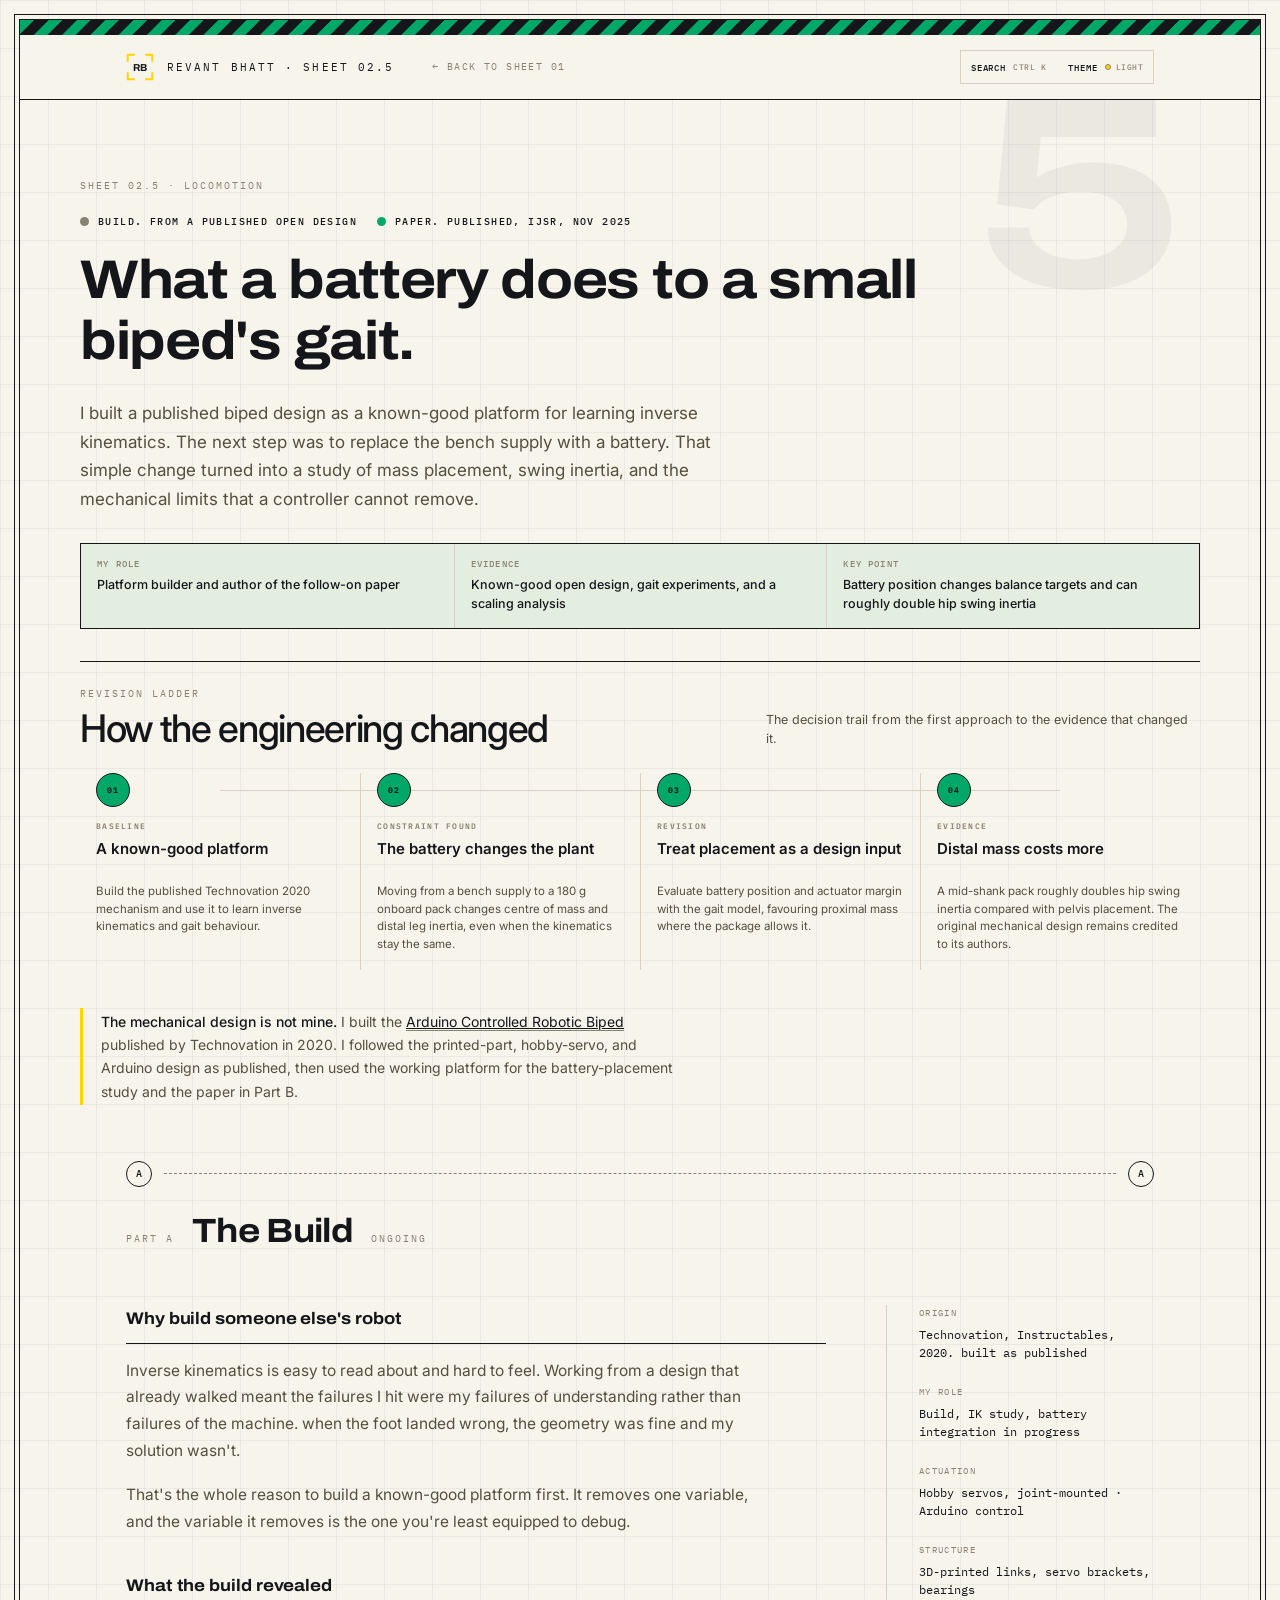
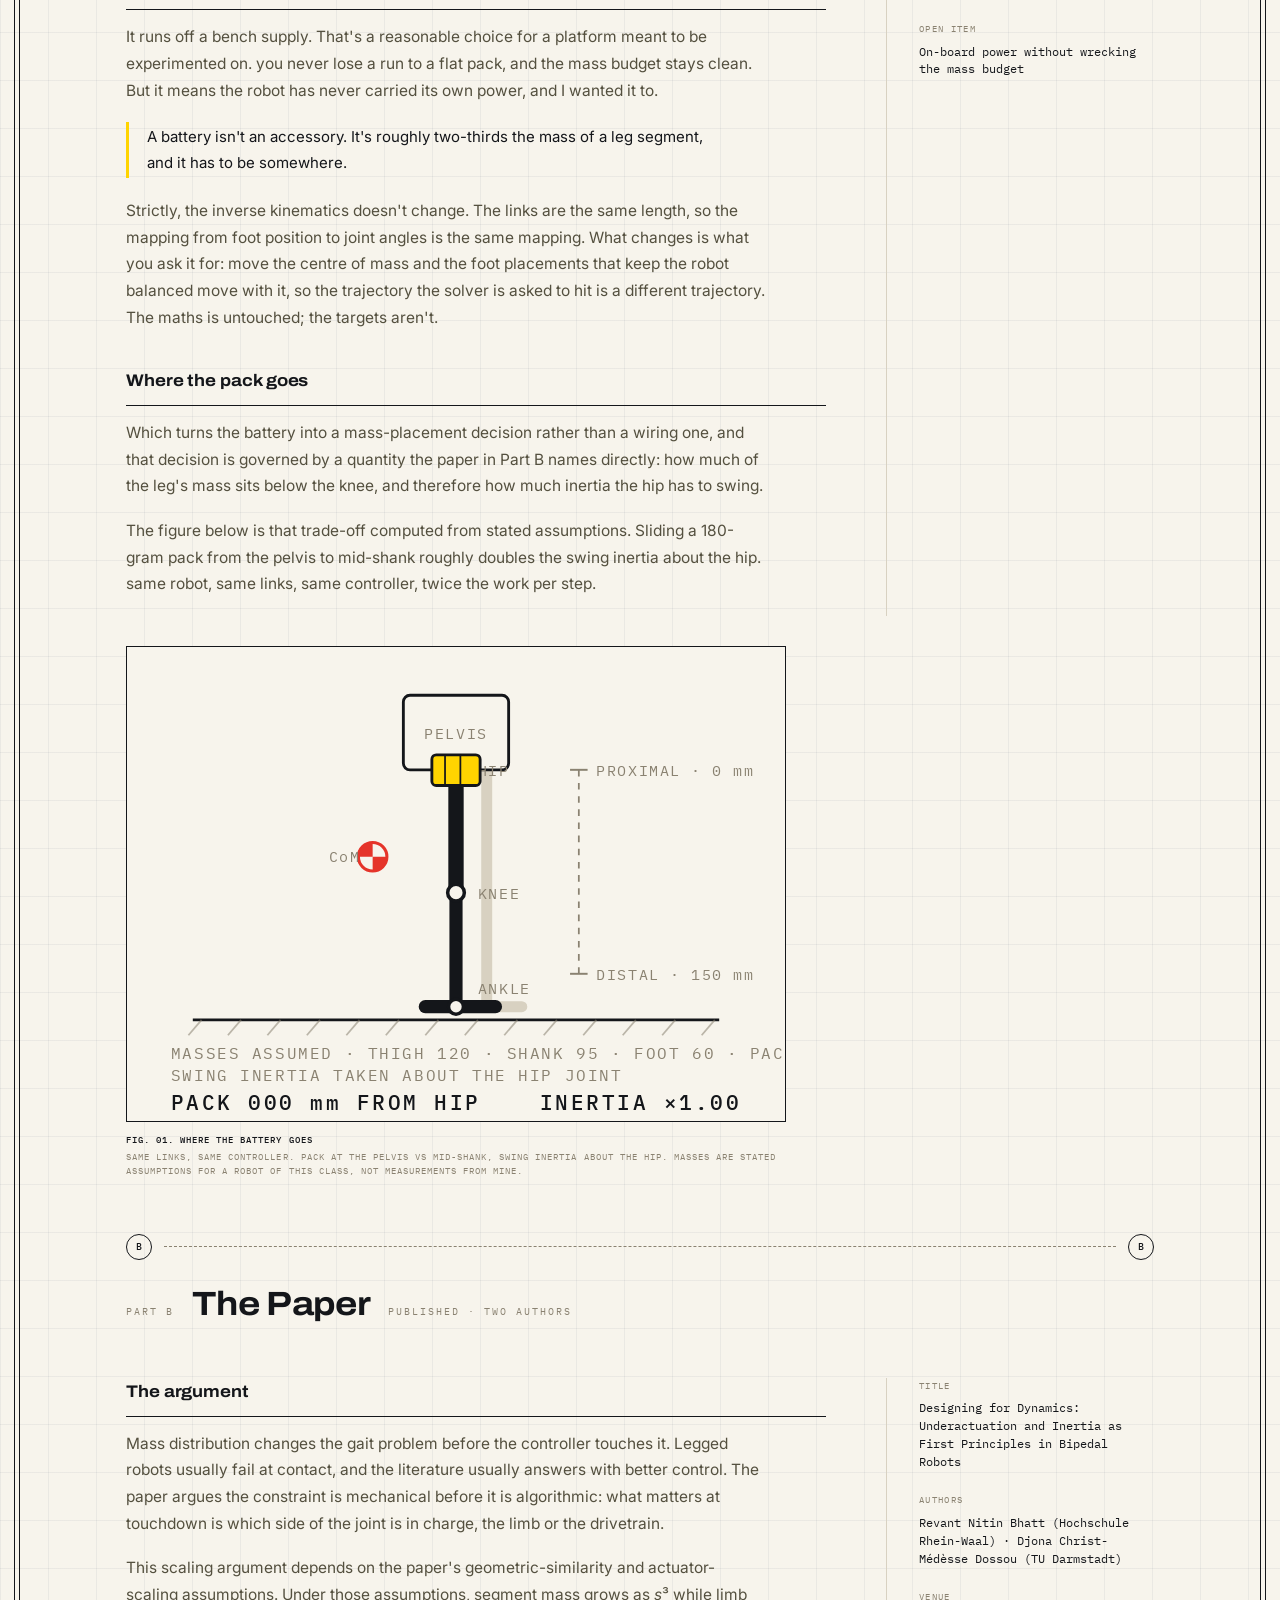
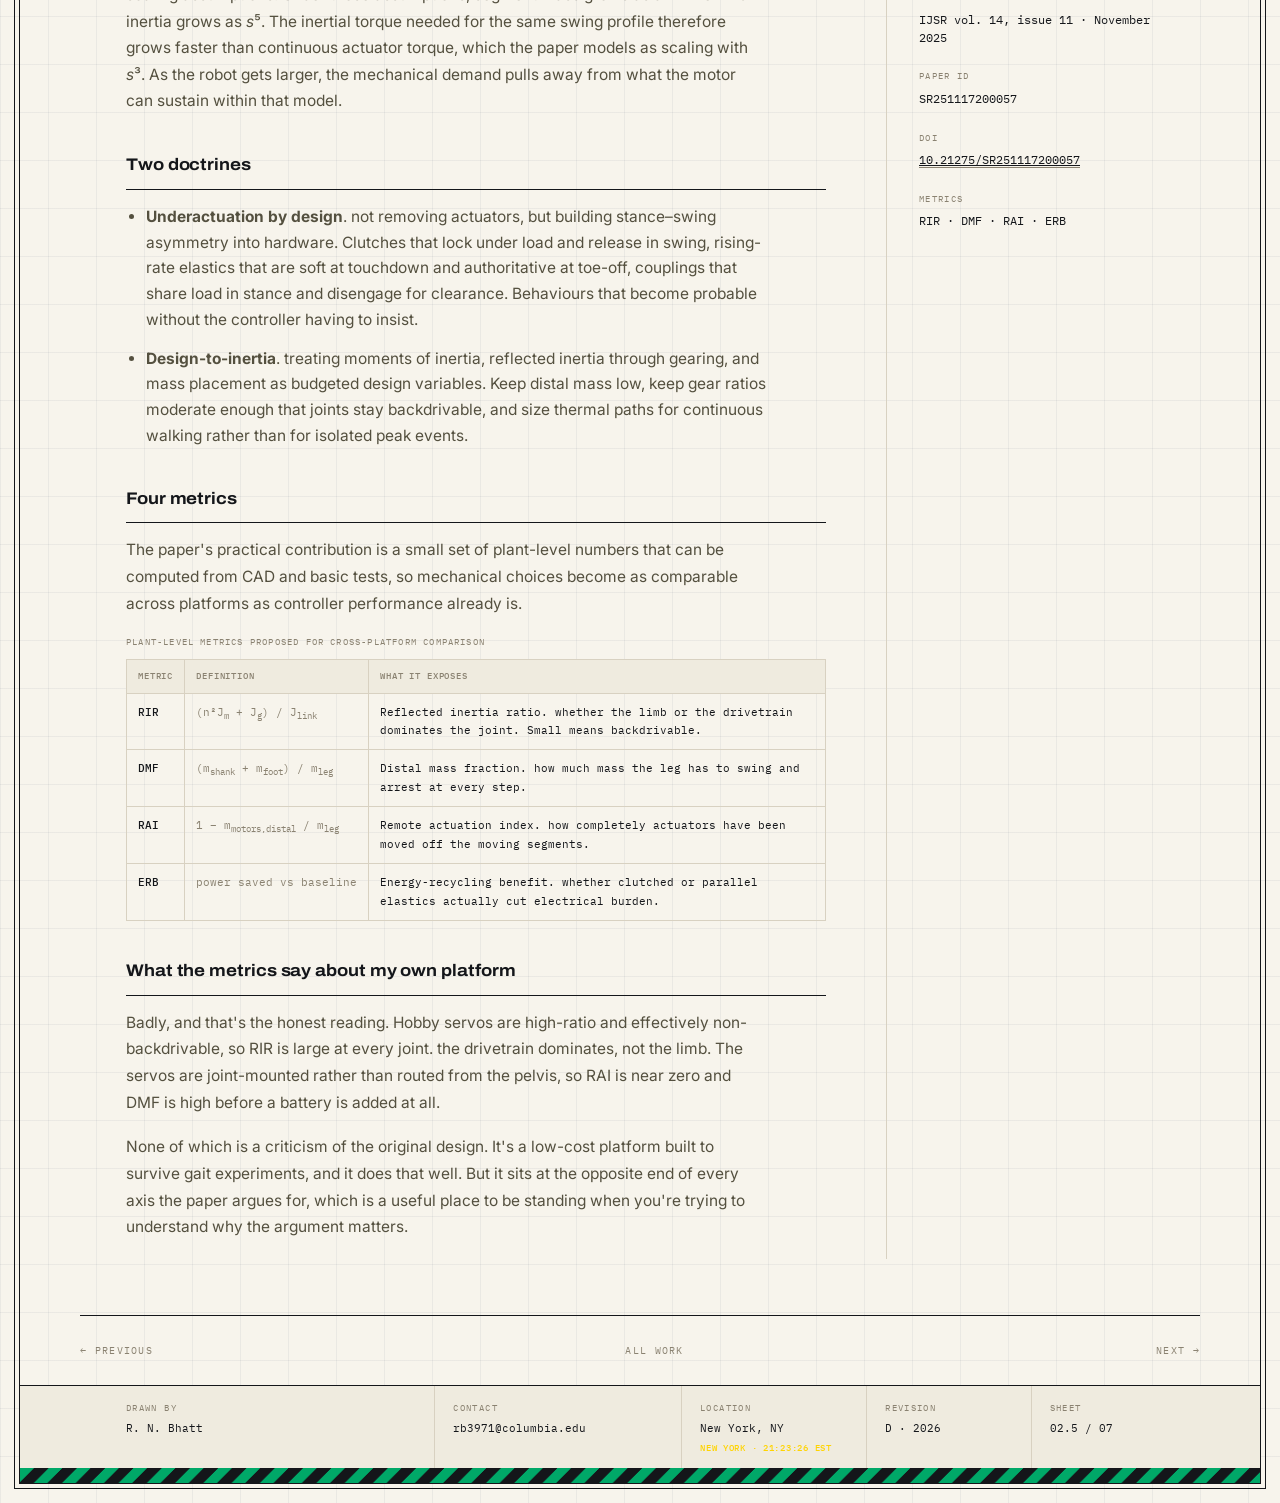
<file: revantnitinbhatt.com/machine-05-biped.html>
<!DOCTYPE html>
<html lang="en">
<head>
<meta charset="utf-8">
<meta name="viewport" content="width=device-width, initial-scale=1">
<title>02.5 Bipedal robot · Revant Nitin Bhatt</title>
<meta name="description" content="A biped built from a published open design to learn inverse kinematics, and the co-authored paper on underactuation and inertia that came out of working on it.">
<link rel="preconnect" href="https://fonts.googleapis.com">
<link rel="preconnect" href="https://fonts.gstatic.com" crossorigin>
<link href="https://fonts.googleapis.com/css2?family=Archivo:wdth,wght@62..125,400..700&family=IBM+Plex+Mono:wght@400;500&family=Inter:wght@400;500&display=swap" rel="stylesheet">
<style>
  :root{
    --paper:#F7F4EC;--paper-sunk:#EFEBDF;--ink:#14161A;
    --ink-soft:#54503F;--ink-faint:#8A8271;--rule:#D8D1C1;
    --grid:rgba(96,112,128,.085);
    --hazard:#FFD400;--clear:#00A868;--caution:#FF9500;--veto:#E5342A;
    --accent:var(--clear);
    --display:"Archivo",system-ui,sans-serif;
    --mono:"IBM Plex Mono",ui-monospace,monospace;
    --body:"Inter",system-ui,sans-serif;
    --ease:cubic-bezier(.2,.7,.3,1);
  }
  *,*::before,*::after{box-sizing:border-box}
  body{margin:0;color:var(--ink);font-family:var(--body);font-size:15.5px;line-height:1.72;
    -webkit-font-smoothing:antialiased;background-color:var(--paper);
    background-image:linear-gradient(var(--grid) 1px,transparent 1px),linear-gradient(90deg,var(--grid) 1px,transparent 1px);
    background-size:48px 48px}
  a{color:inherit}
  a:focus-visible{outline:2px solid var(--ink);outline-offset:3px}
  .wrap{max-width:1120px;margin:0 auto;padding:0 46px}
  .eyebrow{font-family:var(--mono);font-size:10px;letter-spacing:.2em;text-transform:uppercase;color:var(--ink-faint);line-height:1.5}
  .hatch{height:15px;background-image:repeating-linear-gradient(135deg,var(--accent) 0 10px,var(--ink) 10px 20px);background-size:28.28px 28.28px}
  .sheet{margin:14px;border:1px solid var(--ink);padding:4px}
  .sheet-inner{position:relative;border:1px solid var(--ink);overflow:hidden}

  .masthead{background:var(--paper);border-bottom:1px solid var(--ink);position:sticky;top:0;z-index:30}
  .masthead .wrap{display:flex;flex-wrap:wrap;gap:12px 28px;align-items:center;justify-content:space-between;padding:15px 46px}
  .sig{display:flex;align-items:center;gap:13px}
  .sig-name{font-family:var(--mono);font-size:11px;letter-spacing:.19em;text-transform:uppercase}
  .back{font-family:var(--mono);font-size:10px;letter-spacing:.14em;text-transform:uppercase;text-decoration:none;color:var(--ink-faint);padding:7px 10px}
  .back:hover{color:var(--ink);background:var(--paper-sunk)}

  .hero{position:relative;padding:68px 0 0;overflow:hidden}
  .ghost{position:absolute;right:26px;top:-10px;font-family:var(--display);font-variation-settings:"wdth" 125;font-weight:700;
    font-size:clamp(9rem,22vw,17rem);line-height:.78;color:rgba(20,22,26,.05);letter-spacing:-.04em;z-index:0}
  .hero>*:not(.ghost){position:relative;z-index:1}
  .status{display:flex;flex-wrap:wrap;gap:10px 20px;margin-top:20px}
  .status span{display:inline-flex;align-items:center;gap:9px;font-family:var(--mono);font-size:10px;font-weight:500;letter-spacing:.14em;text-transform:uppercase}
  .status i{width:9px;height:9px;border-radius:50%;flex:none}
  .i-pub{background:var(--clear)}.i-build{background:var(--ink-faint)}
  h1{font-family:var(--display);font-variation-settings:"wdth" 112;font-weight:700;
    font-size:clamp(2.05rem,5.2vw,3.4rem);line-height:1.11;letter-spacing:-.024em;margin:20px 0 0;max-width:24ch}
  .lede{max-width:58ch;margin:28px 0 0;color:var(--ink-soft);font-size:1.0625rem;line-height:1.68;text-align:justify;hyphens:auto}

  .credit{margin:26px 0 0;border-left:3px solid var(--hazard);padding:2px 0 2px 18px;max-width:60ch}
  .credit p{margin:0;font-size:14px;line-height:1.66;color:var(--ink-soft)}
  .credit b{font-weight:500;color:var(--ink)}
  .credit a{color:var(--ink);border-bottom:1px solid var(--ink-faint)}

  .cut{display:flex;align-items:center;gap:12px;padding:56px 0 4px}
  .cut b{font-family:var(--mono);font-size:10px;font-weight:500;letter-spacing:.1em;
    width:26px;height:26px;border:1px solid var(--ink);border-radius:50%;display:grid;place-items:center;flex:none}
  .cut hr{flex:1;border:0;border-top:1px dashed var(--ink-faint);margin:0}
  .part{display:flex;align-items:baseline;flex-wrap:wrap;gap:8px 18px;padding:12px 0 6px}
  .part h2{font-family:var(--display);font-variation-settings:"wdth" 112;font-weight:700;
    font-size:clamp(1.6rem,3.6vw,2.1rem);margin:0;letter-spacing:-.02em}

  figure{margin:0}
  .fig{border:1px solid var(--ink);background:var(--paper);line-height:0;overflow:hidden}
  .fig svg{width:100%;display:block}
  .figcap{margin-top:11px;font-family:var(--mono);font-size:8.5px;line-height:1.65;letter-spacing:.12em;text-transform:uppercase;color:var(--ink-faint)}
  .figcap b{display:block;font-weight:500;color:var(--ink);margin-bottom:3px}
  .figwide{margin:30px 0 0;max-width:660px}

  .cols{display:grid;grid-template-columns:minmax(0,1fr) 268px;gap:0 60px;padding:38px 0 0}
  .cols p{margin:0 0 18px;color:var(--ink-soft);max-width:64ch;text-align:justify;hyphens:auto}
  .cols h3{font-family:var(--display);font-variation-settings:"wdth" 110;font-weight:700;
    font-size:1.05rem;letter-spacing:-.005em;margin:0 0 14px;padding-bottom:9px;border-bottom:1px solid var(--rule);position:relative}
  .cols section+section{margin-top:36px}
  .cols ul{margin:0;padding-left:20px;color:var(--ink-soft)}
  .cols li{margin-bottom:13px;line-height:1.66;max-width:62ch}
  .cols li:last-child{margin-bottom:0}
  .pull{border-left:3px solid var(--hazard);padding:2px 0 2px 18px;margin:0 0 20px;max-width:62ch}
  .pull p{margin:0;font-size:15px;color:var(--ink)}

  .rail{border-left:1px solid var(--rule);padding-left:32px}
  .rail dl{margin:0}
  .rail dt{font-family:var(--mono);font-size:9px;letter-spacing:.15em;text-transform:uppercase;color:var(--ink-faint);margin-top:22px}
  .rail dt:first-child{margin-top:0}
  .rail dd{margin:6px 0 0;font-family:var(--mono);font-size:11.5px;line-height:1.55;color:var(--ink)}
  .rail dd a{color:var(--ink);border-bottom:1px solid var(--ink-faint)}

  .tbl-wrap{margin:14px 0 20px;overflow-x:auto}
  table{border-collapse:collapse;width:100%;min-width:480px;font-family:var(--mono);font-size:11px}
  caption{text-align:left;font-family:var(--mono);font-size:8.5px;letter-spacing:.14em;text-transform:uppercase;color:var(--ink-faint);padding-bottom:9px}
  th,td{padding:9px 11px;border:1px solid var(--rule);text-align:left;vertical-align:top}
  thead th{background:var(--paper-sunk);font-weight:500;letter-spacing:.1em;text-transform:uppercase;font-size:8.5px;color:var(--ink-faint)}
  tbody th{font-weight:500;color:var(--ink);white-space:nowrap}
  td.unit{color:var(--ink-faint);white-space:nowrap}
  td.flag{background:rgba(255,212,0,.28);font-weight:500;color:var(--ink)}

  .nextprev{display:flex;justify-content:space-between;gap:20px;border-top:1px solid var(--ink);padding:26px 0;margin-top:56px;font-family:var(--mono);font-size:10px;letter-spacing:.13em;text-transform:uppercase}
  .nextprev a{text-decoration:none;color:var(--ink-faint)}
  .nextprev a:hover{color:var(--ink)}

  .titleblock{border-top:1px solid var(--ink);background:var(--paper-sunk)}
  .titleblock .wrap{display:grid;grid-template-columns:1.5fr 1.2fr .9fr .8fr .6fr;padding:0 46px}
  .tb{padding:15px 18px 15px 0}
  .tb+.tb{padding-left:18px;border-left:1px solid var(--rule)}
  .tb span{display:block;font-family:var(--mono);font-size:8.5px;letter-spacing:.16em;text-transform:uppercase;color:var(--ink-faint)}
  .tb strong{display:block;margin-top:5px;font-weight:400;font-family:var(--mono);font-size:11px;line-height:1.45}

  .bp-label{font-family:var(--mono);font-size:7.2px;letter-spacing:.1em;fill:#8A8271}
  .bp-read{font-family:var(--mono);font-size:9.5px;font-weight:500;letter-spacing:.12em;fill:#14161A}
  .bp-tick{font-family:var(--mono);font-size:7px;letter-spacing:.1em;fill:#8A8271}

  @media (max-width:840px){
    .wrap{padding:0 24px}
    .masthead .wrap{padding:14px 24px}
    .titleblock .wrap{grid-template-columns:repeat(2,minmax(0,1fr));padding:0 24px}
    .tb:nth-child(odd){padding-left:0;border-left:0}
    .hero{padding:44px 0 0}
    .cols{grid-template-columns:minmax(0,1fr);gap:0;padding:32px 0 0}
    .rail{border-left:0;border-top:1px solid var(--rule);padding:30px 0 0;margin-top:38px}
  }

  @media (prefers-reduced-motion:no-preference){
    .hatch{animation:creep 4s linear infinite}
    @keyframes creep{to{background-position:28.28px 0}}
    .rise{animation:rise 640ms var(--ease) both}
    @keyframes rise{from{opacity:0;transform:translateY(14px)}to{opacity:1;transform:none}}
    .d1{animation-delay:90ms}.d2{animation-delay:190ms}.d3{animation-delay:300ms}.d4{animation-delay:420ms}
    .ghost{animation:rise 900ms 60ms var(--ease) both}
    .reveal{opacity:0;transform:translateY(16px);transition:opacity 620ms var(--ease),transform 620ms var(--ease)}
    .reveal.in{opacity:1;transform:none}
    .cols h3::after{content:'';position:absolute;left:0;right:0;bottom:-1px;height:1px;background:var(--ink);
      transform:scaleX(0);transform-origin:left;transition:transform 700ms var(--ease) 120ms}
    section.reveal.in h3::after{transform:scaleX(1)}
    tbody tr{opacity:0;transform:translateY(8px);transition:opacity 400ms ease,transform 400ms ease}
    .reveal.in tbody tr{opacity:1;transform:none}
    .reveal.in tbody tr:nth-child(1){transition-delay:50ms}
    .reveal.in tbody tr:nth-child(2){transition-delay:95ms}
    .reveal.in tbody tr:nth-child(3){transition-delay:140ms}
    .reveal.in tbody tr:nth-child(4){transition-delay:185ms}
    .rail dt,.rail dd{opacity:0;transform:translateY(6px);transition:opacity 420ms ease,transform 420ms ease}
    .rail.in dt,.rail.in dd{opacity:1;transform:none}
  }
</style>
<link rel="stylesheet" href="portfolio-enhancements.css">
</head>
<body>
<div class="sheet"><div class="sheet-inner">
  <div class="hatch"></div>
  <header class="masthead">
    <div class="wrap">
      <div class="sig">
        <svg width="28" height="28" viewBox="0 0 64 64" aria-hidden="true"><path d="M4 18V4h14M60 18V4H46M4 46v14h14M60 46v14H46" fill="none" stroke="#FFD400" stroke-width="4.5" stroke-linecap="square"/><text x="32" y="40" text-anchor="middle" fill="#14161A" style="font-family:Archivo,sans-serif;font-size:23px;font-weight:700">RB</text></svg>
        <span class="sig-name">Revant Bhatt · sheet 02.5</span>
      </div>
      <a class="back" href="index.html">← back to sheet 01</a>
    </div>
  </header>

  <main>
  <section class="hero wrap">
    <div class="ghost">5</div>
    <p class="eyebrow rise d1">Sheet 02.5 · locomotion</p>
    <div class="status rise d2">
      <span><i class="i-build"></i>Build. from a published open design</span>
      <span><i class="i-pub"></i>Paper. published, IJSR, Nov 2025</span>
    </div>
    <h1 class="rise d2">What a battery does to a small biped's gait.</h1>
    <p class="lede rise d3">I built a published biped design as a known-good platform for learning inverse kinematics. The next step was to replace the bench supply with a battery. That simple change turned into a study of mass placement, swing inertia, and the mechanical limits that a controller cannot remove.</p>
    <div class="project-summary" aria-label="Project summary">
      <div><span>My role</span><strong>Platform builder and author of the follow-on paper</strong></div>
      <div><span>Evidence</span><strong>Known-good open design, gait experiments, and a scaling analysis</strong></div>
      <div><span>Key point</span><strong>Battery position changes balance targets and can roughly double hip swing inertia</strong></div>
    </div>

    <div class="credit rise d3">
      <p><b>The mechanical design is not mine.</b> I built the <a href="https://www.instructables.com/Arduino-Controlled-Robotic-Biped/">Arduino Controlled Robotic Biped</a> published by Technovation in 2020. I followed the printed-part, hobby-servo, and Arduino design as published, then used the working platform for the battery-placement study and the paper in Part B.</p>
    </div>
  </section>

  <section class="wrap">
    <div class="cut" aria-hidden="true"><b>A</b><hr><b>A</b></div>
    <div class="part">
      <span class="eyebrow">Part A</span>
      <h2>The Build</h2>
      <span class="eyebrow">Ongoing</span>
    </div>

    <div class="cols">
      <div>
        <section class="reveal">
          <h3>Why build someone else's robot</h3>
          <p>Inverse kinematics is easy to read about and hard to feel. Working from a design that already walked meant the failures I hit were my failures of understanding rather than failures of the machine. when the foot landed wrong, the geometry was fine and my solution wasn't.</p>
          <p>That's the whole reason to build a known-good platform first. It removes one variable, and the variable it removes is the one you're least equipped to debug.</p>
        </section>

        <section class="reveal">
          <h3>What the build revealed</h3>
          <p>It runs off a bench supply. That's a reasonable choice for a platform meant to be experimented on. you never lose a run to a flat pack, and the mass budget stays clean. But it means the robot has never carried its own power, and I wanted it to.</p>
          <div class="pull">
            <p>A battery isn't an accessory. It's roughly two-thirds the mass of a leg segment, and it has to be somewhere.</p>
          </div>
          <p>Strictly, the inverse kinematics doesn't change. The links are the same length, so the mapping from foot position to joint angles is the same mapping. What changes is what you ask it for: move the centre of mass and the foot placements that keep the robot balanced move with it, so the trajectory the solver is asked to hit is a different trajectory. The maths is untouched; the targets aren't.</p>
        </section>

        <section class="reveal">
          <h3>Where the pack goes</h3>
          <p>Which turns the battery into a mass-placement decision rather than a wiring one, and that decision is governed by a quantity the paper in Part B names directly: how much of the leg's mass sits below the knee, and therefore how much inertia the hip has to swing.</p>
          <p>The figure below is that trade-off computed from stated assumptions. Sliding a 180-gram pack from the pelvis to mid-shank roughly doubles the swing inertia about the hip. same robot, same links, same controller, twice the work per step.</p>
        </section>
      </div>

      <aside class="rail reveal">
        <dl>
          <dt>Origin</dt><dd>Technovation, Instructables, 2020. built as published</dd>
          <dt>My role</dt><dd>Build, IK study, battery integration in progress</dd>
          <dt>Actuation</dt><dd>Hobby servos, joint-mounted · Arduino control</dd>
          <dt>Structure</dt><dd>3D-printed links, servo brackets, bearings</dd>
          <dt>Open item</dt><dd>On-board power without wrecking the mass budget</dd>
        </dl>
      </aside>
    </div>

    <figure class="figwide reveal">
      <div class="fig">
        <svg id="biped" viewBox="0 0 300 216" role="img" aria-label="Elevation diagram of a bipedal robot leg with a battery pack that slides from the pelvis down to mid-shank. As the pack moves distally the centre of mass drops and the swing inertia about the hip roughly doubles, shown by live readouts.">
          <line x1="30" y1="170" x2="270" y2="170" stroke="#14161A" stroke-width="1.2"/>
          <g stroke="#8A8271" stroke-width=".8" opacity=".55">
            <line x1="34" y1="170" x2="28" y2="177"/><line x1="52" y1="170" x2="46" y2="177"/>
            <line x1="70" y1="170" x2="64" y2="177"/><line x1="88" y1="170" x2="82" y2="177"/>
            <line x1="106" y1="170" x2="100" y2="177"/><line x1="124" y1="170" x2="118" y2="177"/>
            <line x1="142" y1="170" x2="136" y2="177"/><line x1="160" y1="170" x2="154" y2="177"/>
            <line x1="178" y1="170" x2="172" y2="177"/><line x1="196" y1="170" x2="190" y2="177"/>
            <line x1="214" y1="170" x2="208" y2="177"/><line x1="232" y1="170" x2="226" y2="177"/>
            <line x1="250" y1="170" x2="244" y2="177"/><line x1="268" y1="170" x2="262" y2="177"/>
          </g>

          <g stroke="#D8D1C1" stroke-width="5" stroke-linecap="round" fill="none">
            <line x1="164" y1="56" x2="164" y2="112"/><line x1="164" y1="112" x2="164" y2="164"/>
            <line x1="152" y1="164" x2="180" y2="164"/>
          </g>

          <rect x="126" y="22" width="48" height="34" rx="3" fill="#F7F4EC" stroke="#14161A" stroke-width="1.3"/>
          <text x="150" y="42" text-anchor="middle" class="bp-tick">PELVIS</text>

          <line x1="150" y1="56" x2="150" y2="112" stroke="#14161A" stroke-width="7" stroke-linecap="round"/>
          <line x1="150" y1="112" x2="150" y2="164" stroke="#14161A" stroke-width="6" stroke-linecap="round"/>
          <line x1="136" y1="164" x2="168" y2="164" stroke="#14161A" stroke-width="6" stroke-linecap="round"/>

          <circle cx="150" cy="56" r="4.2" fill="#F7F4EC" stroke="#14161A" stroke-width="1.6"/>
          <circle cx="150" cy="112" r="3.8" fill="#F7F4EC" stroke="#14161A" stroke-width="1.6"/>
          <circle cx="150" cy="164" r="3.4" fill="#F7F4EC" stroke="#14161A" stroke-width="1.6"/>
          <text x="160" y="59" class="bp-tick">HIP</text>
          <text x="160" y="115" class="bp-tick">KNEE</text>
          <text x="160" y="158" class="bp-tick">ANKLE</text>

          <line x1="206" y1="56" x2="206" y2="149" stroke="#8A8271" stroke-width=".8" stroke-dasharray="3 3"/>
          <line x1="202" y1="56" x2="210" y2="56" stroke="#8A8271" stroke-width=".9"/>
          <line x1="202" y1="149" x2="210" y2="149" stroke="#8A8271" stroke-width=".9"/>
          <text x="214" y="59" class="bp-tick">PROXIMAL · 0 mm</text>
          <text x="214" y="152" class="bp-tick">DISTAL · 150 mm</text>

          <g id="bpPack">
            <rect x="-11" y="-7" width="22" height="14" rx="2" fill="#FFD400" stroke="#14161A" stroke-width="1.3"/>
            <line x1="-5" y1="-7" x2="-5" y2="7" stroke="#14161A" stroke-width=".8"/>
            <line x1="2" y1="-7" x2="2" y2="7" stroke="#14161A" stroke-width=".8"/>
          </g>

          <g id="bpCom">
            <circle r="6.5" fill="none" stroke="#E5342A" stroke-width="1.4"/>
            <path d="M-6.5 0 A 6.5 6.5 0 0 1 0 -6.5 L 0 0 Z M 6.5 0 A 6.5 6.5 0 0 1 0 6.5 L 0 0 Z" fill="#E5342A"/>
          </g>
          <text id="bpComLbl" x="0" y="0" class="bp-tick" fill="#8E1D16">CoM</text>

          <text x="20" y="188" class="bp-label">MASSES ASSUMED · THIGH 120 · SHANK 95 · FOOT 60 · PACK 180 g</text>
          <text x="20" y="198" class="bp-label">SWING INERTIA TAKEN ABOUT THE HIP JOINT</text>
          <text x="20" y="211" class="bp-read" id="bpPos">PACK 000 mm FROM HIP</text>
          <text x="280" y="211" text-anchor="end" class="bp-read" id="bpInertia">INERTIA ×1.00</text>
        </svg>
      </div>
      <figcaption class="figcap"><b>Fig. 01. where the battery goes</b>Same links, same controller. Pack at the pelvis vs mid-shank, swing inertia about the hip. Masses are stated assumptions for a robot of this class, not measurements from mine.</figcaption>
    </figure>
  </section>

  <section class="wrap">
    <div class="cut" aria-hidden="true"><b>B</b><hr><b>B</b></div>
    <div class="part">
      <span class="eyebrow">Part B</span>
      <h2>The Paper</h2>
      <span class="eyebrow">Published · two authors</span>
    </div>

    <div class="cols">
      <div>
        <section class="reveal">
          <h3>The argument</h3>
          <p>Mass distribution changes the gait problem before the controller touches it. Legged robots usually fail at contact, and the literature usually answers with better control. The paper argues the constraint is mechanical before it is algorithmic: what matters at touchdown is which side of the joint is in charge, the limb or the drivetrain.</p>
          <p>This scaling argument depends on the paper's geometric-similarity and actuator-scaling assumptions. Under those assumptions, segment mass grows as <em>s</em>³ while limb inertia grows as <em>s</em>⁵. The inertial torque needed for the same swing profile therefore grows faster than continuous actuator torque, which the paper models as scaling with <em>s</em>³. As the robot gets larger, the mechanical demand pulls away from what the motor can sustain within that model.</p>
        </section>

        <section class="reveal">
          <h3>Two doctrines</h3>
          <ul>
            <li><b>Underactuation by design</b>. not removing actuators, but building stance–swing asymmetry into hardware. Clutches that lock under load and release in swing, rising-rate elastics that are soft at touchdown and authoritative at toe-off, couplings that share load in stance and disengage for clearance. Behaviours that become probable without the controller having to insist.</li>
            <li><b>Design-to-inertia</b>. treating moments of inertia, reflected inertia through gearing, and mass placement as budgeted design variables. Keep distal mass low, keep gear ratios moderate enough that joints stay backdrivable, and size thermal paths for continuous walking rather than for isolated peak events.</li>
          </ul>
        </section>

        <section class="reveal">
          <h3>Four metrics</h3>
          <p>The paper's practical contribution is a small set of plant-level numbers that can be computed from CAD and basic tests, so mechanical choices become as comparable across platforms as controller performance already is.</p>
          <div class="tbl-wrap">
            <table>
              <caption>Plant-level metrics proposed for cross-platform comparison</caption>
              <thead><tr><th scope="col">Metric</th><th scope="col">Definition</th><th scope="col">What it exposes</th></tr></thead>
              <tbody>
                <tr><th scope="row">RIR</th><td class="unit">(n²J<sub>m</sub> + J<sub>g</sub>) / J<sub>link</sub></td><td>Reflected inertia ratio. whether the limb or the drivetrain dominates the joint. Small means backdrivable.</td></tr>
                <tr><th scope="row">DMF</th><td class="unit">(m<sub>shank</sub> + m<sub>foot</sub>) / m<sub>leg</sub></td><td>Distal mass fraction. how much mass the leg has to swing and arrest at every step.</td></tr>
                <tr><th scope="row">RAI</th><td class="unit">1 − m<sub>motors,distal</sub> / m<sub>leg</sub></td><td>Remote actuation index. how completely actuators have been moved off the moving segments.</td></tr>
                <tr><th scope="row">ERB</th><td class="unit">power saved vs baseline</td><td>Energy-recycling benefit. whether clutched or parallel elastics actually cut electrical burden.</td></tr>
              </tbody>
            </table>
          </div>
        </section>

        <section class="reveal">
          <h3>What the metrics say about my own platform</h3>
          <p>Badly, and that's the honest reading. Hobby servos are high-ratio and effectively non-backdrivable, so RIR is large at every joint. the drivetrain dominates, not the limb. The servos are joint-mounted rather than routed from the pelvis, so RAI is near zero and DMF is high before a battery is added at all.</p>
          <p>None of which is a criticism of the original design. It's a low-cost platform built to survive gait experiments, and it does that well. But it sits at the opposite end of every axis the paper argues for, which is a useful place to be standing when you're trying to understand why the argument matters.</p>
        </section>
      </div>

      <aside class="rail reveal">
        <dl>
          <dt>Title</dt><dd>Designing for Dynamics: Underactuation and Inertia as First Principles in Bipedal Robots</dd>
          <dt>Authors</dt><dd>Revant Nitin Bhatt (Hochschule Rhein-Waal) · Djona Christ-Médèsse Dossou (TU Darmstadt)</dd>
          <dt>Venue</dt><dd>IJSR vol. 14, issue 11 · November 2025</dd>
          <dt>Paper ID</dt><dd>SR251117200057</dd>
          <dt>DOI</dt><dd><a href="https://dx.doi.org/10.21275/SR251117200057">10.21275/SR251117200057</a></dd>
          <dt>Metrics</dt><dd>RIR · DMF · RAI · ERB</dd>
        </dl>
      </aside>
    </div>
  </section>
  </main>

  <nav class="nextprev wrap">
    <a href="machine-04-hand.html" aria-label="Previous project: Tendon-driven hand">← Previous</a>
    <a href="index.html#work">All work</a>
    <a href="machine-06-trackwheel.html" aria-label="Next project: Track wheel">Next →</a>
  </nav>

  <footer class="titleblock">
    <div class="wrap">
      <div class="tb"><span>Drawn by</span><strong>R. N. Bhatt</strong></div>
      <div class="tb"><span>Contact</span><strong>rb3971@columbia.edu</strong></div>
      <div class="tb"><span>Location</span><strong>New York, NY</strong></div>
      <div class="tb"><span>Revision</span><strong>D · 2026</strong></div>
      <div class="tb"><span>Sheet</span><strong>02.5 / 07</strong></div>
    </div>
  </footer>
  <div class="hatch"></div>
</div></div>

<script>
(function(){
  var items=document.querySelectorAll('.reveal');
  var reduce=window.matchMedia('(prefers-reduced-motion: reduce)').matches;
  if(!window.IntersectionObserver||reduce){items.forEach(function(el){el.classList.add('in')});return}
  var io=new IntersectionObserver(function(es){
    es.forEach(function(e){ if(!e.isIntersecting)return; e.target.classList.add('in'); io.unobserve(e.target); });
  },{rootMargin:'0px 0px -8% 0px',threshold:.12});
  items.forEach(function(el){io.observe(el)});
})();

(function () {
  var svg = document.getElementById('biped');
  if (!svg) return;
  var PACK = document.getElementById('bpPack'), COM = document.getElementById('bpCom'),
      LBL = document.getElementById('bpComLbl'),
      POS = document.getElementById('bpPos'), INE = document.getElementById('bpInertia');

  // real geometry (mm) and mass (g); drawing scale maps mm along the leg to SVG units
  var HIP_Y = 56, SCALE = 0.62;
  var M = { thigh: 120, shank: 95, foot: 60, pack: 180 };
  var R = { thigh: 45, shank: 135, foot: 180 };      // segment CoM distance from hip, mm
  var RMAX = 150;                                     // pack travel, mm
  var I_SEG = M.thigh * R.thigh * R.thigh + M.shank * R.shank * R.shank + M.foot * R.foot * R.foot;
  var M_SEG = M.thigh + M.shank + M.foot;
  var MOM_SEG = M.thigh * R.thigh + M.shank * R.shank + M.foot * R.foot;
  var I_BASE = I_SEG;                                 // pack at the hip contributes nothing

  var DUR = 9000, running = false, raf = null, t0 = null;
  var reduce = window.matchMedia('(prefers-reduced-motion: reduce)').matches;
  function ease(t) { return t < 0.5 ? 2 * t * t : 1 - Math.pow(-2 * t + 2, 2) / 2; }

  function draw(f) {
    var r = RMAX * f;                                  // pack distance from hip, mm
    var packY = HIP_Y + r * SCALE;
    PACK.setAttribute('transform', 'translate(150,' + packY.toFixed(2) + ')');

    var com = (MOM_SEG + M.pack * r) / (M_SEG + M.pack);
    var comY = HIP_Y + com * SCALE;
    COM.setAttribute('transform', 'translate(112,' + comY.toFixed(2) + ')');
    LBL.setAttribute('x', '92'); LBL.setAttribute('y', (comY + 2.6).toFixed(2));

    var I = I_SEG + M.pack * r * r;
    POS.textContent = 'PACK ' + String(Math.round(r)).padStart(3, '0') + ' mm FROM HIP';
    INE.textContent = 'INERTIA \u00D7' + (I / I_BASE).toFixed(2);
  }

  function frame(now) {
    if (t0 === null) t0 = now;
    var q = ((now - t0) % DUR) / DUR;
    draw(q < 0.5 ? ease(q * 2) : ease(2 - q * 2));
    if (running) raf = requestAnimationFrame(frame);
  }

  draw(0.55);
  if (reduce || !window.IntersectionObserver) return;
  new IntersectionObserver(function (es) {
    es.forEach(function (e) {
      if (e.isIntersecting && !running) { running = true; t0 = null; raf = requestAnimationFrame(frame); }
      else if (!e.isIntersecting && running) { running = false; cancelAnimationFrame(raf); }
    });
  }, { threshold: 0.15 }).observe(svg);
})();
</script>
<script src="portfolio-enhancements.js"></script>
</body>
</html>
</file>
<file: revantnitinbhatt.com/portfolio-enhancements.css>
:root {
  color-scheme: light;
  --hazard-ink: #14161A;
}

html[data-theme="dark"] {
  color-scheme: dark;
  --paper: #101619;
  --paper-sunk: #172024;
  --ink: #F5F1E8;
  --ink-soft: #CBC5B8;
  --ink-faint: #A29A8A;
  --rule: #3D484D;
  --grid: rgba(192, 214, 222, .085);
  --hazard: #FFE052;
  --clear: #39E3A2;
  --caution: #FFB24A;
  --veto: #FF6B63;
  --hazard-ink: #101619;
}

@media (prefers-color-scheme: dark) {
  html:not([data-theme="light"]) {
    color-scheme: dark;
    --paper: #101619;
    --paper-sunk: #172024;
    --ink: #F5F1E8;
    --ink-soft: #CBC5B8;
    --ink-faint: #A29A8A;
    --rule: #3D484D;
    --grid: rgba(192, 214, 222, .085);
    --hazard: #FFE052;
    --clear: #39E3A2;
    --caution: #FFB24A;
    --veto: #FF6B63;
    --hazard-ink: #101619;
  }
}

html[data-theme="dark"] .hatch {
  background-image: repeating-linear-gradient(
    135deg,
    var(--accent, var(--hazard)) 0 10px,
    #101619 10px 20px
  );
}

html[data-theme="dark"] .hl,
html[data-theme="dark"] .metrics,
html[data-theme="dark"] .win:hover .balloon,
html[data-theme="dark"] .links a:hover,
html[data-theme="dark"] .btn-msg,
html[data-theme="dark"] .reqs li.key::before,
html[data-theme="dark"] .todo {
  color: var(--hazard-ink);
}

html[data-theme="dark"] .sheetnav a[aria-current="page"],
html[data-theme="dark"] .btn-solid,
html[data-theme="dark"] .btn-line:hover {
  color: var(--hazard-ink);
  background: var(--hazard);
}

html[data-theme="dark"] .skip {
  color: var(--hazard-ink);
  background: var(--hazard);
}

html[data-theme="dark"] .contact {
  color: #F5F1E8;
  background: #080C0E;
  border-color: var(--rule);
}

html[data-theme="dark"] .contact .links a,
html[data-theme="dark"] .contact .msg input,
html[data-theme="dark"] .contact .msg textarea {
  color: #F5F1E8;
}

html[data-theme="dark"] .card-head {
  color: #F5F1E8;
  background: #080C0E;
}

html[data-theme="dark"] .ghost,
html:not([data-theme="light"]) .ghost {
  color: color-mix(in srgb, var(--ink) 7%, transparent);
}

html[data-theme="dark"] .plate-fig,
html[data-theme="dark"] .fig,
html[data-theme="dark"] .win,
html[data-theme="dark"] .card,
html[data-theme="dark"] .vajra-scene svg {
  box-shadow: 6px 6px 0 rgba(0, 0, 0, .34);
}

html[data-theme="dark"] svg [fill="#14161A"],
html[data-theme="dark"] svg [fill="#14161a"] {
  fill: var(--ink);
}

html[data-theme="dark"] svg [stroke="#14161A"],
html[data-theme="dark"] svg [stroke="#14161a"] {
  stroke: var(--ink);
}

html[data-theme="dark"] svg [fill="#F7F4EC"],
html[data-theme="dark"] svg [fill="#f7f4ec"],
html[data-theme="dark"] svg [fill="#EFEBDF"],
html[data-theme="dark"] svg [fill="#efebdf"],
html[data-theme="dark"] svg [fill="#f2f0ea"] {
  fill: var(--paper);
}

html[data-theme="dark"] svg [stroke="#D8D1C1"],
html[data-theme="dark"] svg [stroke="#d8d1c1"] {
  stroke: var(--rule);
}

html[data-theme="dark"] svg [fill="#8A8271"],
html[data-theme="dark"] svg [fill="#8a8271"] {
  fill: var(--ink-faint);
}

html[data-theme="dark"] svg [stroke="#8A8271"],
html[data-theme="dark"] svg [stroke="#8a8271"] {
  stroke: var(--ink-faint);
}

html[data-theme="dark"] svg [fill="#00A868"],
html[data-theme="dark"] svg [fill="#00a868"] {
  fill: var(--clear);
}

html[data-theme="dark"] svg [fill="#E5342A"],
html[data-theme="dark"] svg [fill="#e5342a"] {
  fill: var(--veto);
}

html[data-theme="dark"] svg [fill="#94530A"],
html[data-theme="dark"] svg [fill="#94530a"] {
  fill: var(--caution);
}

html[data-theme="dark"] svg [stroke="#E5342A"],
html[data-theme="dark"] svg [stroke="#e5342a"] {
  stroke: var(--veto);
}

html[data-theme="dark"] svg [fill="#FFD400"],
html[data-theme="dark"] svg [fill="#ffd400"] {
  fill: var(--hazard);
}

html[data-theme="dark"] svg [stroke="#FFD400"],
html[data-theme="dark"] svg [stroke="#ffd400"] {
  stroke: var(--hazard);
}

html[data-theme="dark"] .xp-read {
  fill: var(--hazard);
}

.lede,
.entry .did,
.cols p {
  text-align: left !important;
  hyphens: none !important;
}

.project-summary {
  display: grid;
  grid-template-columns: repeat(3, minmax(0, 1fr));
  margin: 30px 0 8px;
  border: 1px solid var(--ink);
  background: var(--paper-sunk);
  background: color-mix(in srgb, var(--paper) 92%, var(--accent, var(--hazard)) 8%);
}

.project-summary > div {
  min-width: 0;
  padding: 14px 16px;
}

.project-summary > div + div {
  border-left: 1px solid var(--rule);
}

.project-summary span {
  display: block;
  margin-bottom: 5px;
  color: var(--ink-faint);
  font: 500 8.5px/1.4 var(--mono);
  letter-spacing: .14em;
  text-transform: uppercase;
}

.project-summary strong {
  display: block;
  color: var(--ink);
  font: 500 12.5px/1.55 var(--body);
}

.project-support {
  max-width: 820px;
  margin: 20px 0 0;
  padding: 10px 13px;
  border-left: 3px solid var(--accent, var(--hazard));
  color: var(--ink-soft);
  background: color-mix(in srgb, var(--paper) 90%, var(--accent, var(--hazard)) 10%);
  font: 400 12px/1.6 var(--body);
}

.project-support b {
  color: var(--ink);
}

.contact .msg-status {
  max-width: 620px;
  margin: 10px 0 0;
  color: #CBC5B8;
  font: 400 10.5px/1.55 var(--body);
}

.sr-only {
  position: absolute !important;
  width: 1px !important;
  height: 1px !important;
  padding: 0 !important;
  margin: -1px !important;
  overflow: hidden !important;
  clip: rect(0, 0, 0, 0) !important;
  white-space: nowrap !important;
  border: 0 !important;
}

.evidence-matrix {
  margin-top: 46px;
  padding-top: 28px;
  border-top: 1px solid var(--ink);
}

.evidence-matrix-head {
  display: grid;
  grid-template-columns: minmax(0, 1fr) minmax(220px, 360px);
  gap: 24px;
  align-items: end;
  margin-bottom: 18px;
}

.evidence-matrix-head h3 {
  max-width: 720px;
  margin: 5px 0 0;
  color: var(--ink);
  font: 500 clamp(24px, 3.5vw, 42px)/1.03 var(--body);
  letter-spacing: -.035em;
}

.evidence-matrix-head > p {
  margin: 0;
  color: var(--ink-soft);
  font: 400 13px/1.6 var(--body);
}

.evidence-matrix-scroll {
  position: relative;
  overflow-x: auto;
  border: 1px solid var(--ink);
  background: var(--paper);
  scrollbar-color: var(--ink-faint) var(--paper-sunk);
}

.evidence-matrix-scroll:focus-visible {
  outline: 3px solid var(--hazard);
  outline-offset: 3px;
}

.evidence-table {
  width: 100%;
  min-width: 880px;
  border-collapse: collapse;
  table-layout: fixed;
}

.evidence-table th,
.evidence-table td {
  height: 58px;
  padding: 0;
  border-right: 1px solid var(--rule);
  border-bottom: 1px solid var(--rule);
  text-align: center;
}

.evidence-table tr:last-child > * {
  border-bottom: 0;
}

.evidence-table tr > *:last-child {
  border-right: 0;
}

.evidence-table thead th {
  height: 64px;
  padding: 10px 8px;
  color: var(--ink);
  background: var(--paper-sunk);
  font: 600 9px/1.45 var(--mono);
  letter-spacing: .12em;
  text-transform: uppercase;
}

.evidence-table thead th span {
  color: var(--ink-faint);
  font-size: 8px;
}

.evidence-table th:first-child {
  position: sticky;
  left: 0;
  z-index: 2;
  width: 232px;
  padding: 0 16px;
  background: var(--paper);
  text-align: left;
}

.evidence-table thead th:first-child {
  z-index: 3;
  background: var(--paper-sunk);
}

.evidence-table tbody th {
  color: var(--ink);
  font: 500 10px/1.4 var(--mono);
  letter-spacing: .07em;
  text-transform: uppercase;
}

.evidence-hit {
  width: 100%;
  height: 58px;
  display: grid;
  place-items: center;
  color: var(--ink);
  font-size: 15px;
  text-decoration: none;
}

.evidence-hit:hover,
.evidence-hit:focus-visible {
  color: var(--hazard-ink);
  background: var(--hazard);
  outline: 0;
}

.evidence-none {
  color: var(--ink-faint);
  font: 400 12px/1 var(--mono);
}

.revision-ladder {
  margin: 32px 0 38px;
  padding: 24px 0 0;
  border-top: 1px solid var(--ink);
}

.revision-ladder-head {
  display: grid;
  grid-template-columns: minmax(0, 1.2fr) minmax(260px, .8fr);
  gap: 8px 34px;
  align-items: end;
  margin-bottom: 25px;
}

.revision-ladder-head .eyebrow {
  grid-column: 1 / -1;
  margin: 0;
}

.revision-ladder-head h2 {
  margin: 0;
  color: var(--ink);
  font: 500 clamp(24px, 3.3vw, 38px)/1.04 var(--body);
  letter-spacing: -.035em;
}

.revision-ladder-head > p:last-child {
  margin: 0;
  color: var(--ink-soft);
  font: 400 12.5px/1.55 var(--body);
}

.revision-ladder-steps {
  position: relative;
  display: grid;
  grid-template-columns: repeat(4, minmax(0, 1fr));
  gap: 0;
  margin: 0;
  padding: 0;
  list-style: none;
}

.revision-ladder-steps::before {
  content: '';
  position: absolute;
  left: 12.5%;
  right: 12.5%;
  top: 17px;
  height: 1px;
  background: var(--rule);
}

.revision-ladder-steps li {
  position: relative;
  min-width: 0;
  padding: 0 16px 16px;
}

.revision-ladder-steps li + li {
  border-left: 1px solid var(--rule);
}

.revision-step-index {
  position: relative;
  z-index: 1;
  width: 34px;
  height: 34px;
  display: grid;
  place-items: center;
  margin-bottom: 14px;
  border: 1px solid var(--ink);
  border-radius: 50%;
  color: var(--hazard-ink);
  background: var(--accent, var(--hazard));
  font: 700 8px/1 var(--mono);
  letter-spacing: .08em;
}

.revision-step-label {
  margin: 0 0 7px;
  color: var(--ink-faint);
  font: 600 8px/1.4 var(--mono);
  letter-spacing: .16em;
  text-transform: uppercase;
}

.revision-ladder-steps h3 {
  min-height: 2.35em;
  margin: 0 0 8px;
  color: var(--ink);
  font: 600 15px/1.18 var(--body);
}

.revision-step-copy {
  margin: 0;
  color: var(--ink-soft);
  font: 400 11.5px/1.55 var(--body);
}

.project-media {
  margin: 0 0 38px;
  border: 1px solid var(--ink);
  color: var(--ink);
  background: var(--paper-sunk);
}

.project-media-head {
  min-height: 39px;
  display: flex;
  align-items: center;
  justify-content: space-between;
  gap: 16px;
  padding: 8px 12px;
  border-bottom: 1px solid var(--ink);
  font: 600 8.5px/1.35 var(--mono);
  letter-spacing: .14em;
  text-transform: uppercase;
}

.project-media-head span:last-child {
  color: var(--ink-faint);
  font-weight: 500;
}

.project-video-grid {
  display: grid;
  grid-template-columns: repeat(2, minmax(0, 1fr));
}

.project-video-grid-three {
  grid-template-columns: repeat(3, minmax(0, 1fr));
}

.project-video-grid-one {
  grid-template-columns: minmax(0, 1fr);
}

.project-video-card {
  min-width: 0;
  margin: 0;
  background: var(--paper);
}

.project-video-card + .project-video-card {
  border-left: 1px solid var(--rule);
}

.project-video-card video,
.project-media-video > video {
  width: 100%;
  display: block;
  aspect-ratio: 16 / 9;
  object-fit: contain;
  background: #080C0E;
  accent-color: var(--hazard);
}

.project-video-card figcaption,
.project-media-video > figcaption {
  margin: 0;
  padding: 11px 13px 13px;
  border-top: 1px solid var(--rule);
  color: var(--ink-soft);
  font: 400 11px/1.55 var(--body);
}

.project-video-card figcaption span,
.project-video-card figcaption strong,
.project-video-card figcaption small {
  display: block;
}

.project-video-card figcaption span {
  margin-bottom: 5px;
  color: var(--ink-faint);
  font: 500 8px/1.35 var(--mono);
  letter-spacing: .12em;
  text-transform: uppercase;
}

.project-video-card figcaption strong,
.project-media-video > figcaption strong {
  color: var(--ink);
}

.project-video-card figcaption small {
  margin-top: 4px;
  color: var(--ink-soft);
  font: inherit;
}

.profile-tools {
  display: flex;
  align-items: stretch;
  gap: 2px;
  flex: none;
}

.profile-tools-nav {
  margin-left: 4px;
  padding-left: 6px;
  border-left: 1px solid var(--rule);
}

.profile-tools-project {
  margin-left: auto;
  border: 1px solid var(--rule);
}

.profile-tool-button {
  min-height: 32px;
  display: inline-flex;
  align-items: center;
  gap: 7px;
  border: 0;
  border-radius: 0;
  padding: 0 10px;
  color: var(--ink);
  background: transparent;
  font: 500 9px/1 var(--mono);
  letter-spacing: .1em;
  text-transform: uppercase;
  cursor: pointer;
}

.profile-tool-button:hover {
  background: var(--paper-sunk);
}

.profile-tool-shortcut,
.profile-theme-state {
  color: var(--ink-faint);
  font-size: 8px;
  letter-spacing: .06em;
}

.profile-theme-state::before {
  content: '';
  width: 6px;
  height: 6px;
  display: inline-block;
  margin-right: 5px;
  border: 1px solid currentColor;
  border-radius: 50%;
  background: var(--hazard);
  vertical-align: 0;
}

.profile-tool-button:focus-visible,
.profile-search button:focus-visible,
.profile-search input:focus-visible,
.profile-search select:focus-visible {
  outline: 2px solid var(--hazard);
  outline-offset: 2px;
}

.profile-search {
  width: min(680px, calc(100vw - 28px));
  max-height: min(700px, calc(100vh - 28px));
  margin: auto;
  padding: 0;
  border: 1px solid var(--ink);
  border-radius: 0;
  color: var(--ink);
  background: var(--paper);
  box-shadow: 10px 10px 0 rgba(20, 22, 26, .18);
  box-shadow: 10px 10px 0 color-mix(in srgb, var(--ink) 18%, transparent);
  overflow: hidden;
}

.profile-search::backdrop {
  background: rgba(4, 8, 10, .72);
  backdrop-filter: blur(4px);
}

.profile-search-shell {
  display: grid;
  grid-template-rows: auto auto minmax(0, 1fr);
  max-height: min(700px, calc(100vh - 28px));
}

.profile-search-top {
  display: flex;
  align-items: flex-start;
  justify-content: space-between;
  gap: 24px;
  padding: 22px 24px 18px;
  border-bottom: 1px solid var(--rule);
}

.profile-search-kicker {
  margin: 0 0 6px;
  color: var(--ink-faint);
  font: 500 9px/1.5 var(--mono);
  letter-spacing: .16em;
  text-transform: uppercase;
}

.profile-search-title {
  margin: 0;
  font: 700 clamp(1.35rem, 4vw, 2rem)/1.1 var(--display);
  letter-spacing: -.015em;
}

.profile-search-close {
  width: 40px;
  height: 40px;
  flex: none;
  border: 1px solid var(--rule);
  border-radius: 0;
  color: var(--ink);
  background: transparent;
  font: 500 10px/1 var(--mono);
  text-transform: uppercase;
  cursor: pointer;
}

.profile-search-controls {
  display: grid;
  grid-template-columns: minmax(0, 1fr) 190px;
  gap: 10px;
  padding: 16px 24px;
  border-bottom: 1px solid var(--rule);
  background: var(--paper-sunk);
}

.profile-search-input,
.profile-viewer-select {
  width: 100%;
  min-height: 46px;
  border: 1px solid var(--ink);
  border-radius: 0;
  color: var(--ink);
  background: var(--paper);
  font: 400 15px/1.3 var(--body);
}

.profile-search-input {
  padding: 0 14px;
}

.profile-viewer-select {
  padding: 0 34px 0 12px;
  font-family: var(--mono);
  font-size: 10px;
  letter-spacing: .04em;
  text-transform: uppercase;
}

.profile-search-results {
  min-height: 240px;
  padding: 10px 24px 24px;
  overflow: auto;
}

.profile-search-status {
  margin: 12px 0;
  color: var(--ink-faint);
  font: 500 9px/1.5 var(--mono);
  letter-spacing: .14em;
  text-transform: uppercase;
}

.profile-result {
  display: block;
  padding: 15px 14px;
  border: 1px solid transparent;
  color: var(--ink);
  text-decoration: none;
}

.profile-result + .profile-result {
  border-top-color: var(--rule);
}

.profile-result:hover,
.profile-result:focus-visible {
  border-color: var(--ink);
  background: var(--paper-sunk);
}

.profile-result-meta {
  display: flex;
  flex-wrap: wrap;
  align-items: center;
  gap: 8px 12px;
  margin-bottom: 5px;
}

.profile-result-type {
  color: var(--ink-faint);
  font: 500 8.5px/1.4 var(--mono);
  letter-spacing: .14em;
  text-transform: uppercase;
}

.profile-result-title {
  margin: 0;
  font: 700 1.02rem/1.25 var(--display);
}

.profile-result-summary {
  margin: 6px 0 0;
  color: var(--ink-soft);
  font: 400 13.5px/1.55 var(--body);
}

.profile-result-tags {
  margin: 8px 0 0;
  color: var(--ink-faint);
  font: 400 8.5px/1.6 var(--mono);
  letter-spacing: .08em;
  text-transform: uppercase;
}

.profile-empty {
  padding: 28px 4px;
}

.profile-empty p {
  max-width: 55ch;
  margin: 0 0 14px;
  color: var(--ink-soft);
}

.profile-suggestions {
  display: flex;
  flex-wrap: wrap;
  gap: 8px;
}

.profile-suggestion {
  border: 1px solid var(--rule);
  border-radius: 0;
  padding: 9px 11px;
  color: var(--ink);
  background: var(--paper);
  font: 500 9px/1 var(--mono);
  letter-spacing: .08em;
  text-transform: uppercase;
  cursor: pointer;
}

.profile-suggestion:hover {
  border-color: var(--ink);
  background: var(--paper-sunk);
}

.section-slider {
  --active-index: 0;
  position: fixed;
  left: 28px;
  top: 50%;
  z-index: 45;
  display: grid;
  grid-template-rows: repeat(var(--section-count), 34px);
  padding: 6px;
  border: 1px solid var(--rule);
  background: var(--paper);
  background: color-mix(in srgb, var(--paper) 94%, transparent);
  box-shadow: 4px 4px 0 color-mix(in srgb, var(--ink) 12%, transparent);
  backdrop-filter: blur(8px);
  transform: translateY(-50%);
}

.section-slider::before {
  content: '';
  position: absolute;
  left: 19px;
  top: 22px;
  bottom: 22px;
  width: 1px;
  background: var(--rule);
  z-index: -1;
}

.section-slider a {
  position: relative;
  width: 28px;
  height: 34px;
  display: grid;
  place-items: center;
  color: var(--ink-faint);
  text-decoration: none;
  font: 500 8px/1 var(--mono);
  letter-spacing: .06em;
}

.section-slider a:hover,
.section-slider a:focus-visible {
  color: var(--ink);
}

.section-slider a[aria-current="location"] {
  color: var(--hazard-ink);
}

.section-slider-cursor {
  position: absolute;
  left: 6px;
  top: 6px;
  width: 28px;
  height: 34px;
  border: 1px solid var(--ink);
  background: var(--hazard);
  transform: translateY(calc(var(--active-index) * 34px));
  transition: transform 360ms cubic-bezier(.22, .8, .2, 1);
}

.section-slider-label {
  position: absolute;
  left: 38px;
  top: 50%;
  padding: 7px 9px;
  color: #F5F1E8;
  background: #080C0E;
  border: 1px solid #3D484D;
  font: 500 8px/1 var(--mono);
  letter-spacing: .12em;
  text-transform: uppercase;
  white-space: nowrap;
  opacity: 0;
  pointer-events: none;
  transform: translate(6px, -50%);
  transition: opacity 140ms ease, transform 140ms ease;
}

.section-slider a:hover .section-slider-label,
.section-slider a:focus-visible .section-slider-label {
  opacity: 1;
  transform: translate(0, -50%);
}

.career-recorder {
  margin: 10px 0 40px;
  border: 1px solid var(--ink);
  background-color: var(--paper-sunk);
  background-image:
    linear-gradient(var(--grid) 1px, transparent 1px),
    linear-gradient(90deg, var(--grid) 1px, transparent 1px);
  background-size: 48px 48px;
  overflow: hidden;
}

.career-recorder-top {
  min-height: 34px;
  display: flex;
  align-items: center;
  justify-content: space-between;
  gap: 16px;
  padding: 0 14px;
  border-bottom: 1px solid var(--rule);
  color: var(--ink-faint);
  font: 500 8px/1.4 var(--mono);
  letter-spacing: .14em;
  text-transform: uppercase;
}

.career-signal {
  position: relative;
  height: 190px;
  margin: 0 22px;
  border-bottom: 1px solid var(--rule);
}

.career-segment,
.career-rise {
  position: absolute;
  display: block;
  background: var(--ink-soft);
  transform-origin: left top;
}

.career-segment {
  left: var(--x);
  top: var(--y);
  width: var(--w);
  height: 1px;
}

.career-rise {
  left: var(--x);
  top: var(--y);
  width: 1px;
  height: var(--h);
}

.career-node {
  position: absolute;
  left: var(--x);
  top: var(--y);
  width: 10px;
  height: 10px;
  border: 1px solid var(--ink);
  border-radius: 50%;
  background: var(--paper);
  transform: translate(-50%, -50%);
}

.career-node b {
  position: absolute;
  left: 9px;
  top: -32px;
  display: flex;
  flex-direction: column;
  gap: 3px;
  font-family: var(--mono);
  text-transform: uppercase;
  white-space: nowrap;
}

.career-node b span {
  color: var(--ink);
  font-size: 8px;
  font-weight: 500;
  line-height: 1;
  letter-spacing: .08em;
}

.career-node b small {
  color: var(--ink-faint);
  font-size: 7px;
  font-weight: 500;
  line-height: 1;
  letter-spacing: .07em;
}

.career-node-current {
  border-color: var(--hazard);
  background: var(--hazard);
  box-shadow: 0 0 0 5px color-mix(in srgb, var(--hazard) 16%, transparent);
}

.career-years {
  display: flex;
  justify-content: space-between;
  padding: 12px 22px 13px;
  color: var(--ink-faint);
  font: 500 8px/1 var(--mono);
  letter-spacing: .1em;
}

.ny-clock {
  display: block;
  margin-top: 5px;
  color: var(--hazard);
  font: 500 9px/1.3 var(--mono);
  font-variant-numeric: tabular-nums;
  letter-spacing: .08em;
  text-transform: uppercase;
}

.profile-disclosure {
  position: relative;
  padding-left: 30px;
  border-top: 1px solid var(--rule);
}

.profile-disclosure:last-of-type {
  border-bottom: 1px solid var(--rule);
}

.profile-disclosure::before {
  content: '';
  position: absolute;
  left: 6px;
  top: 0;
  bottom: -1px;
  width: 1px;
  background: var(--rule);
}

.profile-disclosure::after {
  content: '';
  position: absolute;
  left: 1px;
  top: 26px;
  width: 9px;
  height: 9px;
  border: 1px solid var(--ink-faint);
  border-radius: 50%;
  background: var(--paper);
}

.profile-disclosure-latest::after {
  border-color: var(--hazard);
  background: var(--hazard);
  box-shadow: 0 0 0 5px color-mix(in srgb, var(--hazard) 16%, transparent);
}

.profile-disclosure-summary {
  min-height: 72px;
  display: grid;
  grid-template-columns: 160px minmax(0, 1fr) 26px;
  align-items: center;
  gap: 20px;
  padding: 0;
  color: var(--ink);
  cursor: pointer;
  list-style: none;
}

.profile-disclosure-summary::-webkit-details-marker {
  display: none;
}

.profile-disclosure-summary:hover {
  background: var(--paper-sunk);
}

.profile-disclosure-date {
  color: var(--ink-faint);
  font: 500 9px/1.5 var(--mono);
  letter-spacing: .1em;
  text-transform: uppercase;
}

.profile-disclosure-main {
  min-width: 0;
}

.profile-disclosure-title {
  display: block;
  font: 500 1.08rem/1.3 var(--display);
  letter-spacing: -.01em;
}

.profile-disclosure-org {
  display: block;
  margin-top: 4px;
  color: var(--ink-faint);
  font: 500 8.5px/1.45 var(--mono);
  letter-spacing: .1em;
  text-transform: uppercase;
}

.profile-disclosure-icon {
  width: 24px;
  height: 24px;
  display: grid;
  place-items: center;
  border: 1px solid var(--rule);
  color: var(--ink-faint);
  font: 500 16px/1 var(--mono);
  transition: transform 160ms ease, color 160ms ease, border-color 160ms ease;
}

.profile-disclosure[open] .profile-disclosure-icon {
  transform: rotate(45deg);
  color: var(--ink);
  border-color: var(--ink);
}

.profile-disclosure > .entry {
  display: block;
  margin: 0;
  padding: 2px 0 27px;
  border: 0 !important;
  opacity: 1;
  transform: none;
}

.profile-disclosure > .entry .when,
.profile-disclosure > .entry h3,
.profile-disclosure > .entry .org {
  display: none;
}

.profile-disclosure > .entry .did,
.profile-disclosure > .entry .where {
  margin-left: 180px;
}

.profile-disclosure > .entry .did {
  margin-top: 0;
  margin-right: 54px;
}

.profile-disclosure > .entry .where {
  margin-top: 10px;
  padding-top: 0;
}

.profile-disclosure[open] > .entry {
  animation: disclosure-open 230ms ease both;
}

@keyframes disclosure-open {
  from { opacity: 0; transform: translateY(-7px); }
  to { opacity: 1; transform: translateY(0); }
}

.profile-disclosure-honours {
  margin-top: 30px;
}

.profile-disclosure-honours > .honours {
  margin: 0;
  padding: 0 0 24px;
  border: 0;
}

.profile-disclosure-honours > .honours > .eyebrow {
  display: none;
}

@media (prefers-reduced-motion: no-preference) {
  html {
    scroll-behavior: smooth;
  }

  body,
  .masthead,
  .titleblock,
  .profile-search {
    transition: color 180ms ease, background-color 180ms ease, border-color 180ms ease;
  }

  .profile-enhanced .career-recorder,
  .profile-enhanced .profile-disclosure {
    opacity: 0;
    transform: translateY(16px);
  }

  .profile-enhanced .revision-ladder-steps li {
    opacity: 0;
    transform: translateY(18px);
  }

  .profile-enhanced .revision-ladder.is-visible .revision-ladder-steps li {
    opacity: 1;
    transform: translateY(0);
    transition:
      opacity 520ms var(--step-delay) cubic-bezier(.22, .8, .2, 1),
      transform 520ms var(--step-delay) cubic-bezier(.22, .8, .2, 1);
  }

  .profile-enhanced .career-recorder.is-visible,
  .profile-enhanced .profile-disclosure.is-visible {
    opacity: 1;
    transform: translateY(0);
    transition:
      opacity 520ms var(--reveal-delay, 0ms) cubic-bezier(.22, .8, .2, 1),
      transform 520ms var(--reveal-delay, 0ms) cubic-bezier(.22, .8, .2, 1);
  }

  .profile-enhanced .career-recorder .career-segment {
    transform: scaleX(0);
  }

  .profile-enhanced .career-recorder .career-rise {
    transform: scaleY(0);
  }

  .profile-enhanced .career-recorder .career-node {
    opacity: 0;
    transform: translate(-50%, calc(-50% + 8px));
  }

  .profile-enhanced .career-recorder.is-visible .career-segment,
  .profile-enhanced .career-recorder.is-visible .career-rise {
    transform: scale(1);
    transition: transform 420ms var(--delay) cubic-bezier(.22, .8, .2, 1);
  }

  .profile-enhanced .career-recorder.is-visible .career-node {
    opacity: 1;
    transform: translate(-50%, -50%);
    transition:
      opacity 280ms var(--delay) ease,
      transform 360ms var(--delay) cubic-bezier(.22, .8, .2, 1);
  }

  .profile-enhanced .career-recorder.is-visible .career-node-current {
    animation: career-pulse 2.4s 1.25s ease-out infinite;
  }

  @keyframes career-pulse {
    0%, 50%, 100% { box-shadow: 0 0 0 5px color-mix(in srgb, var(--hazard) 16%, transparent); }
    22% { box-shadow: 0 0 0 10px color-mix(in srgb, var(--hazard) 0%, transparent); }
  }
}

@media (max-width: 760px) {
  .evidence-matrix-head {
    grid-template-columns: minmax(0, 1fr);
    gap: 10px;
  }

  .revision-ladder-head {
    grid-template-columns: minmax(0, 1fr);
    gap: 10px;
  }

  .revision-ladder-head .eyebrow {
    grid-column: auto;
  }

  .revision-ladder-steps {
    grid-template-columns: minmax(0, 1fr);
  }

  .revision-ladder-steps::before {
    left: 17px;
    right: auto;
    top: 17px;
    bottom: 28px;
    width: 1px;
    height: auto;
  }

  .revision-ladder-steps li {
    min-height: 110px;
    padding: 0 0 24px 54px;
  }

  .revision-ladder-steps li + li {
    border-left: 0;
  }

  .revision-step-index {
    position: absolute;
    left: 0;
    top: 0;
  }

  .revision-ladder-steps h3 {
    min-height: 0;
  }

  .project-video-grid,
  .project-video-grid-three {
    grid-template-columns: minmax(0, 1fr);
  }

  .project-video-card + .project-video-card {
    border-top: 1px solid var(--rule);
    border-left: 0;
  }

  .section-slider {
    left: 50%;
    top: auto;
    bottom: max(12px, env(safe-area-inset-bottom));
    display: grid;
    grid-template-columns: repeat(var(--section-count), 36px);
    grid-template-rows: 30px;
    transform: translateX(-50%);
  }

  .section-slider::before {
    left: 22px;
    right: 22px;
    top: 20px;
    bottom: auto;
    width: auto;
    height: 1px;
  }

  .section-slider a {
    width: 36px;
    height: 30px;
  }

  .section-slider-cursor {
    width: 36px;
    height: 30px;
    transform: translateX(calc(var(--active-index) * 36px));
  }

  .section-slider-label {
    display: none;
  }
}

@media (max-width: 640px) {
  .project-summary {
    grid-template-columns: minmax(0, 1fr);
    margin-top: 24px;
  }

  .project-summary > div + div {
    border-top: 1px solid var(--rule);
    border-left: 0;
  }

  .project-media-head {
    align-items: flex-start;
    flex-direction: column;
    gap: 3px;
  }

  .profile-tools-nav {
    margin-left: 0;
    padding-left: 0;
    border-left: 0;
  }

  .profile-tool-button {
    min-height: 32px;
    padding: 0 8px;
    font-size: 8.5px;
  }

  .profile-search-top {
    padding: 18px 18px 15px;
  }

  .profile-search-controls {
    grid-template-columns: minmax(0, 1fr);
    padding: 14px 18px;
  }

  .profile-search-results {
    padding: 8px 18px 20px;
  }

  .profile-result {
    padding: 14px 10px;
  }

  .profile-disclosure-summary {
    min-height: 70px;
    grid-template-columns: minmax(0, 1fr) 26px;
    gap: 12px;
  }

  .profile-disclosure-date {
    grid-column: 1;
    margin-bottom: -5px;
  }

  .profile-disclosure-main {
    grid-column: 1;
  }

  .profile-disclosure-icon {
    grid-column: 2;
    grid-row: 1 / span 2;
  }

  .profile-disclosure > .entry {
    padding-bottom: 20px;
  }

  .profile-disclosure > .entry .did,
  .profile-disclosure > .entry .where {
    margin-left: 0;
    margin-right: 8px;
  }

  .career-recorder {
    margin-top: 4px;
  }

  .career-signal {
    height: 160px;
    margin: 0 14px;
  }

  .career-node b {
    display: none;
  }

  .career-recorder-top {
    align-items: flex-start;
    flex-direction: column;
    gap: 4px;
    padding-top: 9px;
    padding-bottom: 9px;
  }

  .career-years {
    padding-right: 14px;
    padding-left: 14px;
    font-size: 7px;
  }
}

.nextprev > a:nth-child(2) {
  text-align: center;
}

.nextprev > a:last-child {
  text-align: right;
}

@media (max-width: 620px) {
  .nextprev {
    align-items: center;
    gap: 12px;
  }

  .nextprev > a {
    flex: 1 1 0;
  }
}

@media (forced-colors: active) {
  .profile-tools,
  .profile-search,
  .profile-result:hover,
  .profile-result:focus-visible {
    forced-color-adjust: auto;
  }
}
</file>
